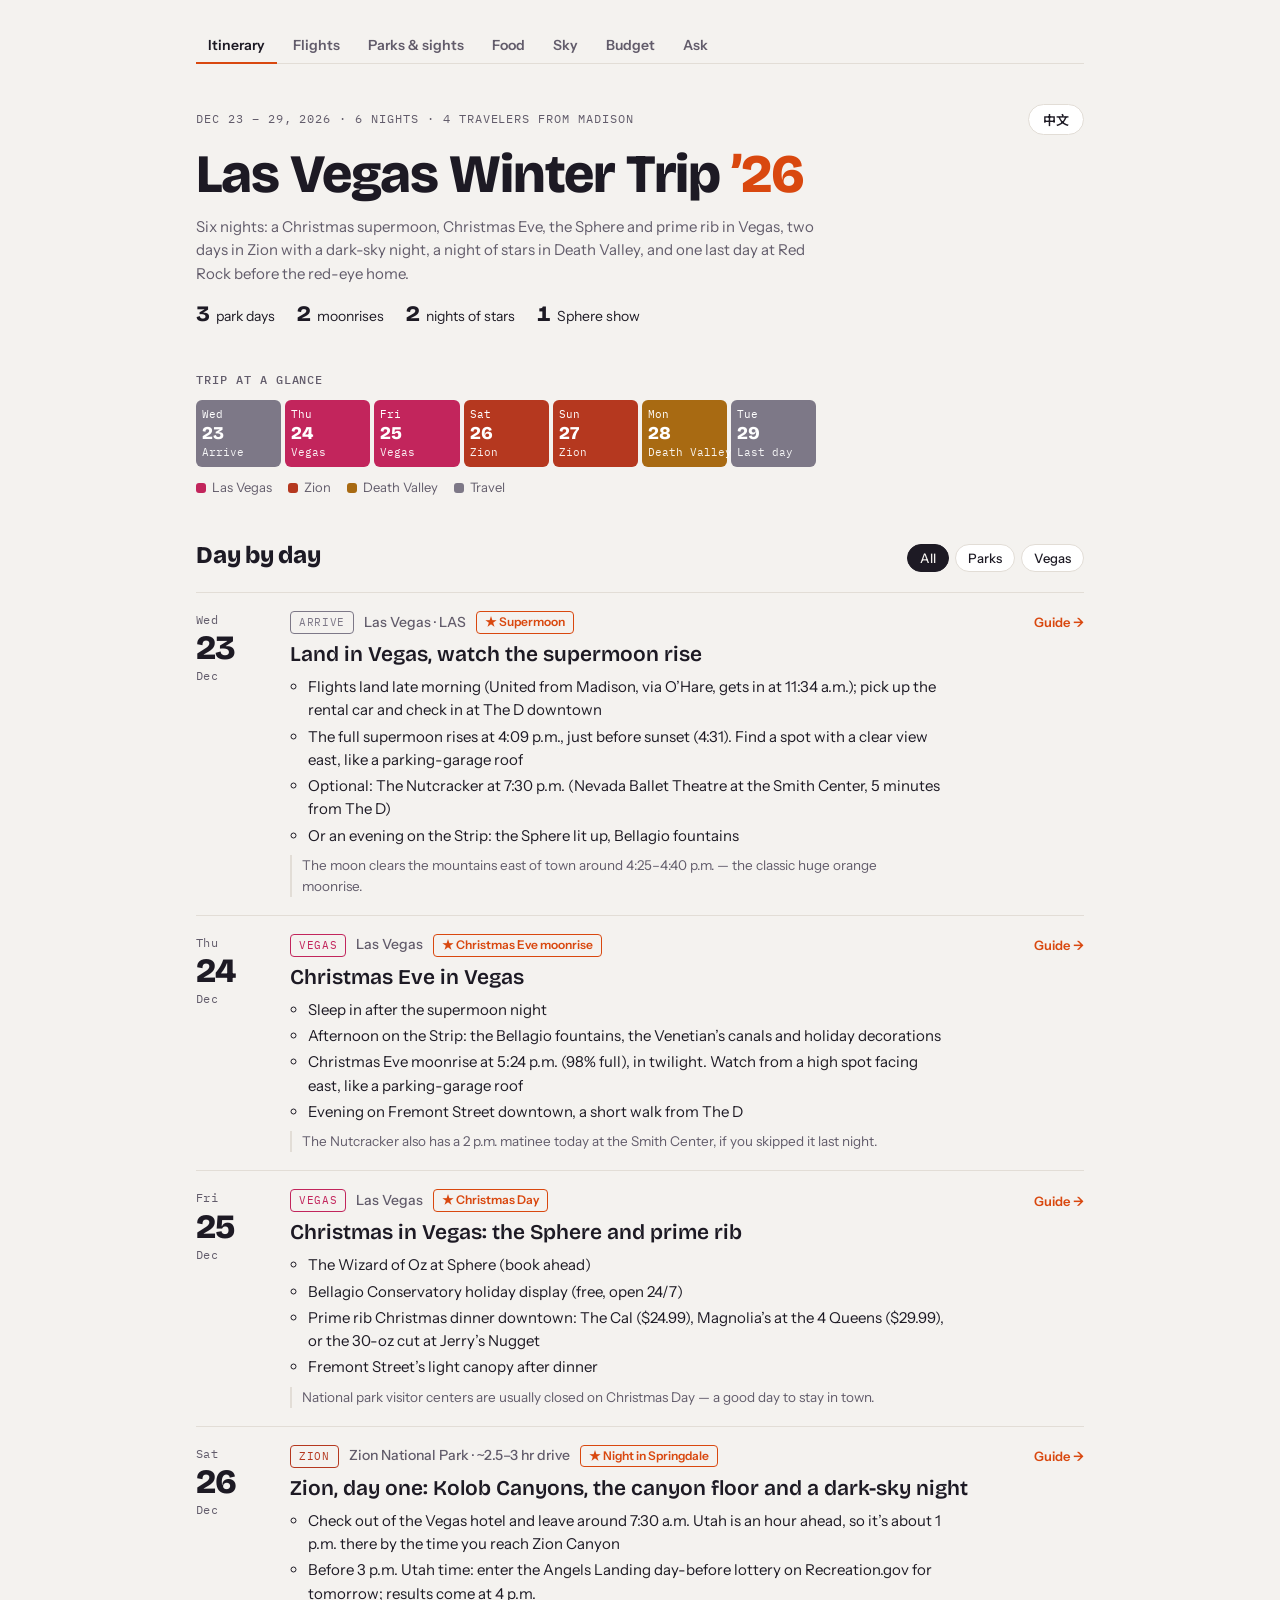
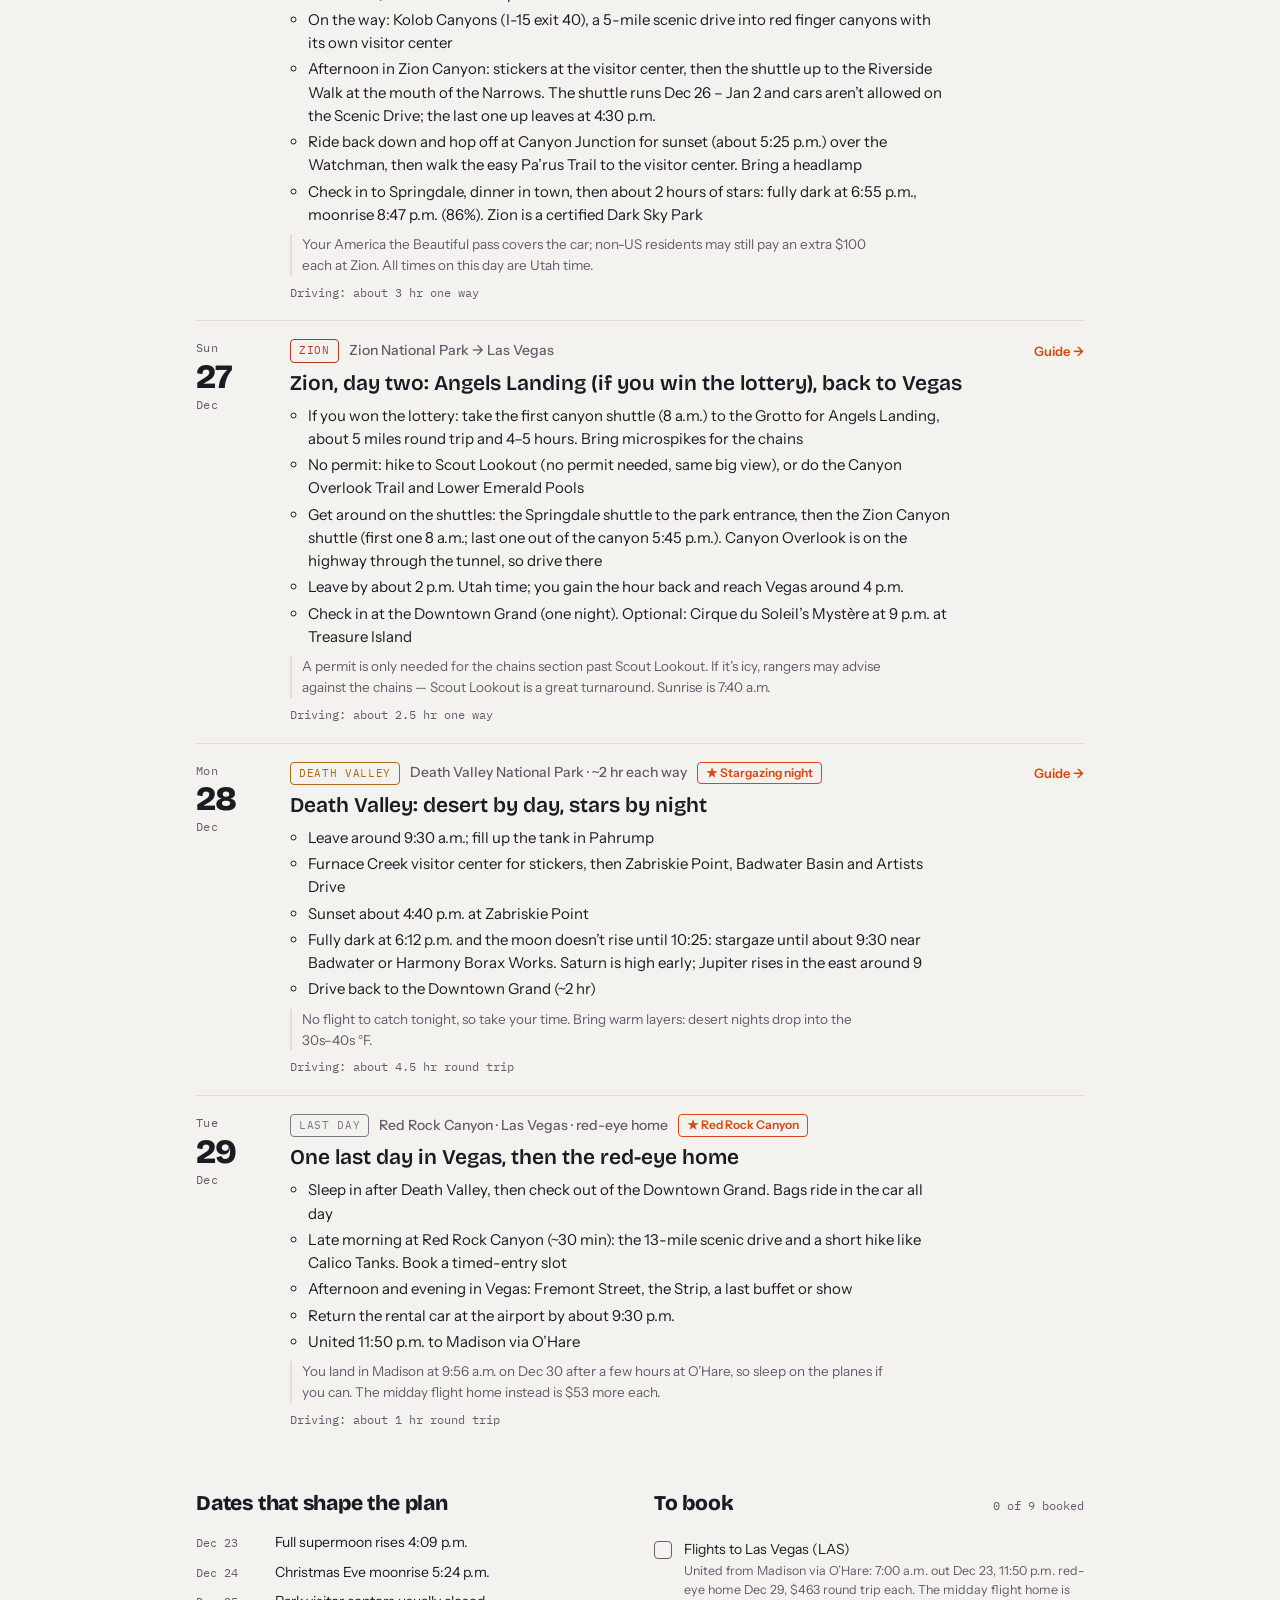
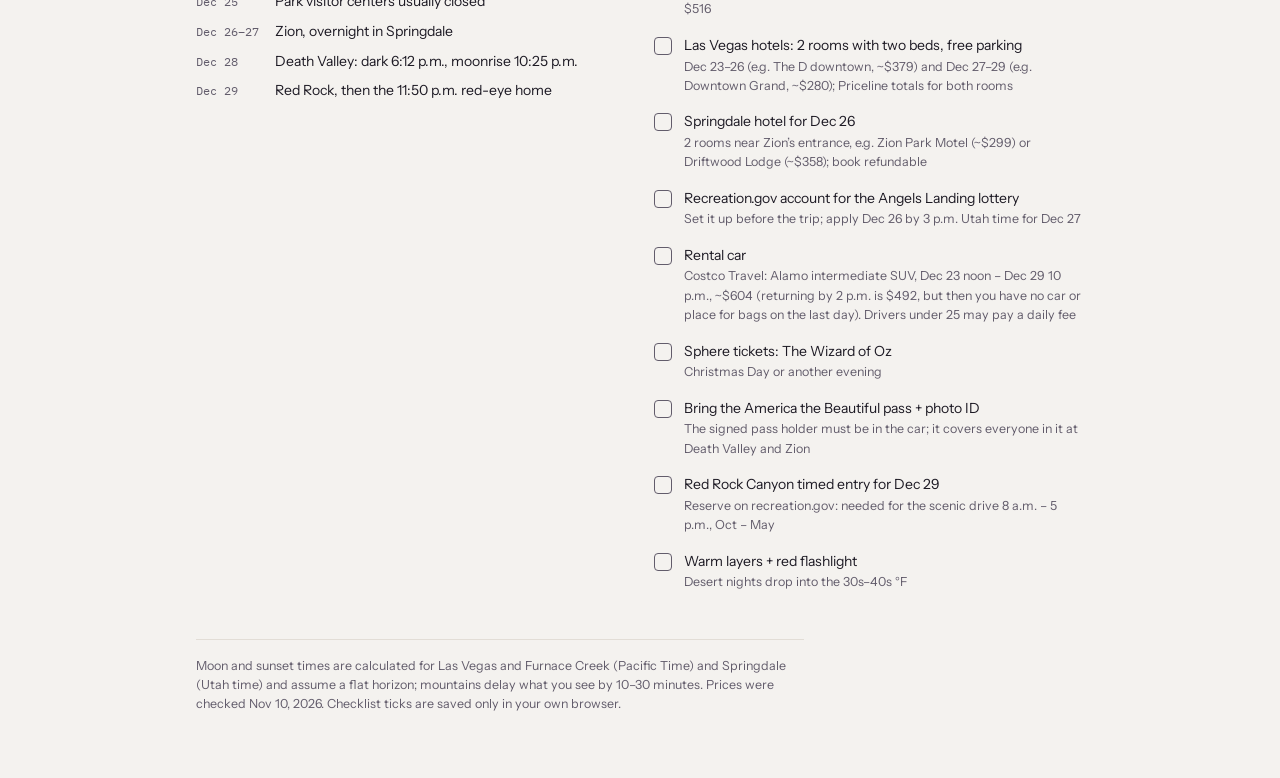
<file: index.html>
<!doctype html>
<html lang="en">
<head>
<meta charset="utf-8">
<meta name="viewport" content="width=device-width, initial-scale=1, viewport-fit=cover">
<meta name="robots" content="noindex">
<meta name="claude:viewport-fit-sides" content="cover">
<title>Las Vegas Winter Trip</title>
<link rel="preconnect" href="https://fonts.googleapis.com">
<link rel="preconnect" href="https://fonts.gstatic.com" crossorigin>
<link rel="stylesheet" href="https://fonts.googleapis.com/css2?family=Bricolage+Grotesque:opsz,wght@12..96,600;12..96,800&family=Instrument+Sans:wght@400;500;600&family=IBM+Plex+Mono:wght@500&family=Noto+Sans+SC:wght@400;500;700&display=swap">
<link rel="stylesheet" href="site.css">
<script src="site.js"></script>
</head>
<body>
<div class="wrap">
  <nav class="pnav" data-i18n-aria="navAria">
    <a data-nav="index.html" href="index.html" aria-current="page" data-i18n="navItin"></a>
    <a data-nav="flights.html" href="flights.html" data-i18n="navFlights"></a>
    <a data-nav="parks.html" href="parks.html" data-i18n="navParks"></a>
    <a data-nav="food.html" href="food.html" data-i18n="navFood"></a>
    <a data-nav="sky.html" href="sky.html" data-i18n="navSky"></a>
    <a data-nav="budget.html" href="budget.html" data-i18n="navBudget"></a>
    <a data-nav="ask.html" href="ask.html" data-i18n="navAsk"></a>
  </nav>

  <header class="top">
    <div class="toprow">
      <div class="eyebrow" data-i18n="eyebrow"></div>
      <button class="lang" id="lang-toggle" type="button"></button>
    </div>
    <h1 data-i18n-html="h1"></h1>
    <p class="lede" data-i18n="lede"></p>
    <div class="facts" id="facts"></div>
  </header>

  <section aria-labelledby="glance-title">
    <h2 id="glance-title" class="eyebrow" style="font-family:var(--mono);font-weight:500;font-size:12px;margin-bottom:10px" data-i18n="glance"></h2>
    <div class="strip" id="strip"></div>
    <div class="legend" id="legend"></div>
  </section>

  <section aria-labelledby="days-title">
    <div class="sechead">
      <h2 id="days-title" data-i18n="daysTitle"></h2>
      <div class="chips" role="group" id="chips"></div>
    </div>
    <ol class="days" id="days"></ol>
  </section>

  <div class="panels">
    <section class="panel" aria-labelledby="dates-title">
      <h2 id="dates-title" data-i18n="datesTitle"></h2>
      <dl class="kd" id="dates"></dl>
    </section>
    <section class="panel" aria-labelledby="todo-title">
      <div class="sechead">
        <h2 id="todo-title" data-i18n="todoTitle"></h2>
        <span class="progress" id="progress"></span>
      </div>
      <ul class="checks" id="checks"></ul>
    </section>
  </div>

  <footer class="foot" data-i18n="footer"></footer>
</div>

<script>
const CATS = ["vegas","zion","dv","travel"];
const DAYS = [
  { id:"dec23", m:12, d:23, w:3, cat:"travel", drive:0, guide:"sky",
    en:{ tag:"Arrive", park:"Las Vegas · LAS", iconic:"Supermoon", title:"Land in Vegas, watch the supermoon rise",
      items:["Flights land late morning (United from Madison, via O’Hare, gets in at 11:34 a.m.); pick up the rental car and check in at The D downtown","The full supermoon rises at 4:09 p.m., just before sunset (4:31). Find a spot with a clear view east, like a parking-garage roof","Optional: The Nutcracker at 7:30 p.m. (Nevada Ballet Theatre at the Smith Center, 5 minutes from The D)","Or an evening on the Strip: the Sphere lit up, Bellagio fountains"],
      note:"The moon clears the mountains east of town around 4:25–4:40 p.m. — the classic huge orange moonrise." },
    zh:{ tag:"抵达", park:"拉斯维加斯 · LAS机场", iconic:"超级月亮", title:"飞抵拉斯维加斯，看超级月亮升起",
      items:["上午晚些落地（美联航从麦迪逊经奥黑尔，11:34到），取租车，入住市中心的The D","满月超级月亮下午4:09升起，就在日落（4:31）前。找一个朝东视野开阔的地方，比如停车楼楼顶","可选：晚上7:30看《胡桃夹子》（内华达芭蕾舞团，史密斯中心，离The D五分钟）","或者晚上逛大道：亮灯的Sphere球幕、百乐宫喷泉"],
      note:"月亮大约在下午4:25–4:40越过城东的山——经典的巨大橙色月出。" } },
  { id:"dec24", m:12, d:24, w:4, cat:"vegas", drive:0, guide:"sky",
    en:{ tag:"Vegas", park:"Las Vegas", iconic:"Christmas Eve moonrise", title:"Christmas Eve in Vegas",
      items:["Sleep in after the supermoon night","Afternoon on the Strip: the Bellagio fountains, the Venetian’s canals and holiday decorations","Christmas Eve moonrise at 5:24 p.m. (98% full), in twilight. Watch from a high spot facing east, like a parking-garage roof","Evening on Fremont Street downtown, a short walk from The D"],
      note:"The Nutcracker also has a 2 p.m. matinee today at the Smith Center, if you skipped it last night." },
    zh:{ tag:"拉斯维加斯", park:"拉斯维加斯", iconic:"平安夜月出", title:"在拉斯维加斯过平安夜",
      items:["看完超级月亮后睡个懒觉","下午逛大道：百乐宫喷泉、威尼斯人的运河和节日布置","平安夜月出下午5:24（98%满月），在黄昏中。找一个朝东的高处，比如停车楼楼顶","晚上去市中心的弗里蒙特街，离The D走几步就到"],
      note:"《胡桃夹子》今天下午2点在史密斯中心还有一场，如果昨晚没去可以看这场。" } },
  { id:"dec25", m:12, d:25, w:5, cat:"vegas", drive:0, guide:"sphere",
    en:{ tag:"Vegas", park:"Las Vegas", iconic:"Christmas Day", title:"Christmas in Vegas: the Sphere and prime rib",
      items:["The Wizard of Oz at Sphere (book ahead)","Bellagio Conservatory holiday display (free, open 24/7)","Prime rib Christmas dinner downtown: The Cal ($24.99), Magnolia’s at the 4 Queens ($29.99), or the 30-oz cut at Jerry’s Nugget","Fremont Street’s light canopy after dinner"],
      note:"National park visitor centers are usually closed on Christmas Day — a good day to stay in town." },
    zh:{ tag:"拉斯维加斯", park:"拉斯维加斯", iconic:"圣诞节", title:"在拉斯维加斯过圣诞：Sphere球幕和烤牛肋排",
      items:["Sphere球幕的《绿野仙踪》（提前订票）","百乐宫温室花园的节日布景（免费，24小时开放）","市中心吃圣诞烤牛肋排晚餐：The Cal（$24.99）、4 Queens的Magnolia’s（$29.99），或Jerry’s Nugget的30盎司厚切","晚饭后去弗里蒙特街看灯光天幕"],
      note:"国家公园游客中心圣诞节当天通常关门——这天留在城里正好。" } },
  { id:"dec26", m:12, d:26, w:6, cat:"zion", drive:3, oneWay:true, guide:"zion",
    en:{ tag:"Zion", park:"Zion National Park · ~2.5–3 hr drive", iconic:"Night in Springdale", title:"Zion, day one: Kolob Canyons, the canyon floor and a dark-sky night",
      items:["Check out of the Vegas hotel and leave around 7:30 a.m. Utah is an hour ahead, so it’s about 1 p.m. there by the time you reach Zion Canyon","Before 3 p.m. Utah time: enter the Angels Landing day-before lottery on Recreation.gov for tomorrow; results come at 4 p.m.","On the way: Kolob Canyons (I-15 exit 40), a 5-mile scenic drive into red finger canyons with its own visitor center","Afternoon in Zion Canyon: stickers at the visitor center, then the shuttle up to the Riverside Walk at the mouth of the Narrows. The shuttle runs Dec 26 – Jan 2 and cars aren’t allowed on the Scenic Drive; the last one up leaves at 4:30 p.m.","Ride back down and hop off at Canyon Junction for sunset (about 5:25 p.m.) over the Watchman, then walk the easy Pa’rus Trail to the visitor center. Bring a headlamp","Check in to Springdale, dinner in town, then about 2 hours of stars: fully dark at 6:55 p.m., moonrise 8:47 p.m. (86%). Zion is a certified Dark Sky Park"],
      note:"Your America the Beautiful pass covers the car; non-US residents may still pay an extra $100 each at Zion. All times on this day are Utah time." },
    zh:{ tag:"锡安", park:"锡安国家公园 · 车程约2.5–3小时", iconic:"住斯普林代尔", title:"锡安第一天：科罗布峡谷、峡谷谷底和暗夜星空",
      items:["从拉斯维加斯酒店退房，早上7:30左右出发。犹他州早一小时，到锡安峡谷时当地约下午1点","下午3点（犹他州时间）前：在Recreation.gov申请天使降落的“前一天抽签”，抽明天的许可；下午4点出结果","路上先去科罗布峡谷（I-15的40号出口）：8公里风景路进入红色指状峡谷，有自己的游客中心","下午在锡安峡谷：先去游客中心买贴纸，再坐接驳车上去走河畔步道，到窄谷入口。接驳车12月26日–1月2日运行，期间风景路禁止私家车；上行末班车下午4:30","坐车下来，在峡谷交汇站下车看日落（约下午5:25）和守望者峰，然后沿轻松的帕鲁斯步道走回游客中心。带上头灯","入住斯普林代尔，在镇上吃晚饭，然后看约2小时星空：晚上6:55完全天黑，8:47月出（86%）。锡安是认证的暗夜公园"],
      note:"美丽美国年票包含整车门票；非美国居民在锡安可能仍需每人另付$100。这一天的时间都是犹他州时间。" } },
  { id:"dec27", m:12, d:27, w:0, cat:"zion", drive:2.5, oneWay:true, guide:"zion",
    en:{ tag:"Zion", park:"Zion National Park → Las Vegas", title:"Zion, day two: Angels Landing (if you win the lottery), back to Vegas",
      items:["If you won the lottery: take the first canyon shuttle (8 a.m.) to the Grotto for Angels Landing, about 5 miles round trip and 4–5 hours. Bring microspikes for the chains","No permit: hike to Scout Lookout (no permit needed, same big view), or do the Canyon Overlook Trail and Lower Emerald Pools","Get around on the shuttles: the Springdale shuttle to the park entrance, then the Zion Canyon shuttle (first one 8 a.m.; last one out of the canyon 5:45 p.m.). Canyon Overlook is on the highway through the tunnel, so drive there","Leave by about 2 p.m. Utah time; you gain the hour back and reach Vegas around 4 p.m.","Check in at the Downtown Grand (one night). Optional: Cirque du Soleil’s Mystère at 9 p.m. at Treasure Island"],
      note:"A permit is only needed for the chains section past Scout Lookout. If it’s icy, rangers may advise against the chains — Scout Lookout is a great turnaround. Sunrise is 7:40 a.m." },
    zh:{ tag:"锡安", park:"锡安国家公园 → 拉斯维加斯", title:"锡安第二天：天使降落（如果抽中），然后回拉斯维加斯",
      items:["如果抽中：坐早上8点的首班峡谷接驳车到Grotto爬天使降落，往返约8公里、4–5小时。铁链段带上冰爪","没抽中：走到侦察者观景点（不需要许可，景色一样壮观），或者走峡谷观景点步道和下翡翠池","坐接驳车：先坐斯普林代尔线到公园入口，再换锡安峡谷线（首班早上8点，出峡谷末班下午5:45）。峡谷观景点在穿隧道的公路上，要开车去","犹他州时间下午2点左右出发；回来时把那一小时赚回来，约下午4点到拉斯维加斯","入住Downtown Grand（住一晚）。可选：晚上9点在金银岛看太阳马戏团的《神秘》"],
      note:"只有过了侦察者观景点之后的铁链段需要许可。如果结冰，管理员可能会建议不要走铁链段——在侦察者观景点折返也很好。日出时间早上7:40。" } },
  { id:"dec28", m:12, d:28, w:1, cat:"dv", drive:4.5, guide:"dv",
    en:{ tag:"Death Valley", park:"Death Valley National Park · ~2 hr each way", iconic:"Stargazing night", title:"Death Valley: desert by day, stars by night",
      items:["Leave around 9:30 a.m.; fill up the tank in Pahrump","Furnace Creek visitor center for stickers, then Zabriskie Point, Badwater Basin and Artists Drive","Sunset about 4:40 p.m. at Zabriskie Point","Fully dark at 6:12 p.m. and the moon doesn’t rise until 10:25: stargaze until about 9:30 near Badwater or Harmony Borax Works. Saturn is high early; Jupiter rises in the east around 9","Drive back to the Downtown Grand (~2 hr)"],
      note:"No flight to catch tonight, so take your time. Bring warm layers: desert nights drop into the 30s–40s °F." },
    zh:{ tag:"死亡谷", park:"死亡谷国家公园 · 单程约2小时", iconic:"观星夜", title:"死亡谷：白天看沙漠，晚上看星星",
      items:["上午9:30左右出发，在帕朗加满油","先去火炉溪游客中心买贴纸，再去扎布里斯基角、恶水盆地和艺术家之路","约下午4:40在扎布里斯基角看日落","晚上6:12完全天黑，月亮10:25才升起：在恶水盆地或硼砂工厂遗址附近看星星到9:30左右。土星一开始就很高，木星约9点从东边升起","开车回Downtown Grand（约2小时）"],
      note:"今晚不用赶飞机，慢慢来。带上保暖衣物：沙漠夜间会降到0–9°C左右。" } },
  { id:"dec29", m:12, d:29, w:2, cat:"travel", drive:1,
    en:{ tag:"Last day", park:"Red Rock Canyon · Las Vegas · red-eye home", iconic:"Red Rock Canyon", title:"One last day in Vegas, then the red-eye home",
      items:["Sleep in after Death Valley, then check out of the Downtown Grand. Bags ride in the car all day","Late morning at Red Rock Canyon (~30 min): the 13-mile scenic drive and a short hike like Calico Tanks. Book a timed-entry slot","Afternoon and evening in Vegas: Fremont Street, the Strip, a last buffet or show","Return the rental car at the airport by about 9:30 p.m.","United 11:50 p.m. to Madison via O’Hare"],
      note:"You land in Madison at 9:56 a.m. on Dec 30 after a few hours at O’Hare, so sleep on the planes if you can. The midday flight home instead is $53 more each." },
    zh:{ tag:"最后一天", park:"红岩峡谷 · 拉斯维加斯 · 红眼回程", iconic:"红岩峡谷", title:"在拉斯维加斯玩最后一天，坐红眼航班回家",
      items:["死亡谷回来后睡个懒觉，从Downtown Grand退房。行李一整天放在车上","上午晚些去红岩峡谷（约30分钟）：13英里的观景环线，再走一段短途步道，比如Calico Tanks。要预约入场时段","下午和晚上在拉斯维加斯：弗里蒙特街、大道、最后一顿自助餐或一场演出","晚上9:30左右在机场还车","美联航晚上11:50经奥黑尔飞麦迪逊"],
      note:"12月30日上午9:56到麦迪逊，中间在奥黑尔等几个小时，尽量在飞机上睡觉。改坐中午的航班回家每人多$53。" } },
];

const CHECKS = [
  { id:"flights", en:["Flights to Las Vegas (LAS)","United from Madison via O’Hare: 7:00 a.m. out Dec 23, 11:50 p.m. red-eye home Dec 29, $463 round trip each. The midday flight home is $516"], zh:["飞拉斯维加斯（LAS）的机票","美联航从麦迪逊经奥黑尔转机：12月23日早上7:00去，29日晚上11:50红眼回，每人往返$463。中午回程的是$516"] },
  { id:"hotel", en:["Las Vegas hotels: 2 rooms with two beds, free parking","Dec 23–26 (e.g. The D downtown, ~$379) and Dec 27–29 (e.g. Downtown Grand, ~$280); Priceline totals for both rooms"], zh:["拉斯维加斯酒店：两间房、每间两张床、免费停车","12月23–26日（例如市中心The D，约$379）和12月27–29日（例如Downtown Grand，约$280）；Priceline两间房合计"] },
  { id:"springdale", en:["Springdale hotel for Dec 26","2 rooms near Zion’s entrance, e.g. Zion Park Motel (~$299) or Driftwood Lodge (~$358); book refundable"], zh:["12月26日斯普林代尔的酒店","锡安入口附近两间房，例如Zion Park Motel（约$299）或Driftwood Lodge（约$358）；订可退款的"] },
  { id:"angels", en:["Recreation.gov account for the Angels Landing lottery","Set it up before the trip; apply Dec 26 by 3 p.m. Utah time for Dec 27"], zh:["为天使降落抽签注册Recreation.gov账号","出发前注册好；12月26日犹他州时间下午3点前申请27日的许可"] },
  { id:"car", en:["Rental car","Costco Travel: Alamo intermediate SUV, Dec 23 noon – Dec 29 10 p.m., ~$604 (returning by 2 p.m. is $492, but then you have no car or place for bags on the last day). Drivers under 25 may pay a daily fee"], zh:["租车","Costco Travel：Alamo中型SUV，12月23日中午 – 29日晚上10点，约$604（下午2点前还车是$492，但最后一天就没车、行李也没地方放）。25岁以下司机可能每天加钱"] },
  { id:"sphere", en:["Sphere tickets: The Wizard of Oz","Christmas Day or another evening"], zh:["Sphere门票：《绿野仙踪》","圣诞节当天或其他晚上"] },
  { id:"parks", en:["Bring the America the Beautiful pass + photo ID","The signed pass holder must be in the car; it covers everyone in it at Death Valley and Zion"], zh:["带上美丽美国年票和带照片的证件","签名持卡人必须在车上；在死亡谷和锡安可覆盖车上所有人"] },
  { id:"redrock", en:["Red Rock Canyon timed entry for Dec 29","Reserve on recreation.gov: needed for the scenic drive 8 a.m. – 5 p.m., Oct – May"], zh:["预约12月29日红岩峡谷入场时段","在recreation.gov预约：10月至5月早8点到下午5点开车进入观景环线需要预约"] },
  { id:"gear", en:["Warm layers + red flashlight","Desert nights drop into the 30s–40s °F"], zh:["保暖衣物 + 红光手电","沙漠夜间会降到0–9°C左右"] },
];

const UI = {
  en: {
    docTitle: "Las Vegas Winter Trip",
    eyebrow: "Dec 23 – 29, 2026 · 6 nights · 4 travelers from Madison",
    h1: "Las Vegas Winter Trip <span>’26</span>",
    lede: "Six nights: a Christmas supermoon, Christmas Eve, the Sphere and prime rib in Vegas, two days in Zion with a dark-sky night, a night of stars in Death Valley, and one last day at Red Rock before the red-eye home.",
    facts: [["3","park days"],["2","moonrises"],["2","nights of stars"],["1","Sphere show"]],
    glance: "Trip at a glance",
    cat: { vegas:"Las Vegas", zion:"Zion", dv:"Death Valley", travel:"Travel" },
    daysTitle: "Day by day", filterAria: "Filter days",
    chips: [["all","All"],["parks","Parks"],["vegas","Vegas"]],
    empty: "No days match this filter.",
    drive: (h, oneWay) => `Driving: about ${h} hr ${oneWay ? "one way" : "round trip"}`,
    guide: "Guide →",
    dow: ["Sun","Mon","Tue","Wed","Thu","Fri","Sat"], mon: {12:"Dec",1:"Jan"},
    datesTitle: "Dates that shape the plan",
    dates: [["Dec 23","Full supermoon rises 4:09 p.m."],["Dec 24","Christmas Eve moonrise 5:24 p.m."],["Dec 25","Park visitor centers usually closed"],["Dec 26–27","Zion, overnight in Springdale"],["Dec 28","Death Valley: dark 6:12 p.m., moonrise 10:25 p.m."],["Dec 29","Red Rock, then the 11:50 p.m. red-eye home"]],
    todoTitle: "To book", progress: (d, t) => `${d} of ${t} booked`,
    footer: "Moon and sunset times are calculated for Las Vegas and Furnace Creek (Pacific Time) and Springdale (Utah time) and assume a flat horizon; mountains delay what you see by 10–30 minutes. Prices were checked Nov 10, 2026. Checklist ticks are saved only in your own browser.",
  },
  zh: {
    docTitle: "拉斯维加斯寒假之旅",
    eyebrow: "2026年12月23–29日 · 6晚 · 4人从麦迪逊出发",
    h1: "拉斯维加斯寒假之旅 <span>’26</span>",
    lede: "六晚行程：圣诞超级月亮、平安夜，在拉斯维加斯看Sphere、吃烤牛肋排，锡安两天加一个暗夜星空，死亡谷看一晚星星，最后一天去红岩峡谷，再坐红眼航班回家。",
    facts: [["3","天国家公园"],["2","次月出"],["2","晚观星"],["1","场Sphere"]],
    glance: "行程总览",
    cat: { vegas:"拉斯维加斯", zion:"锡安", dv:"死亡谷", travel:"出行" },
    daysTitle: "每日行程", filterAria: "筛选日期",
    chips: [["all","全部"],["parks","国家公园"],["vegas","拉斯维加斯"]],
    empty: "没有符合筛选条件的日期。",
    drive: (h, oneWay) => `开车：${oneWay ? "单程" : "往返"}约${h}小时`,
    guide: "指南 →",
    dow: ["周日","周一","周二","周三","周四","周五","周六"], mon: {12:"12月",1:"1月"},
    datesTitle: "影响计划的关键日期",
    dates: [["12月23日","满月超级月亮下午4:09升起"],["12月24日","平安夜月出下午5:24"],["12月25日","国家公园游客中心通常关门"],["12月26–27日","锡安，住斯普林代尔一晚"],["12月28日","死亡谷：晚上6:12天黑，10:25月出"],["12月29日","红岩峡谷，然后坐晚上11:50的红眼航班回家"]],
    todoTitle: "待预订", progress: (d, t) => `已订 ${d} / ${t}`,
    footer: "月出和日落时间按拉斯维加斯和火炉溪（太平洋时间）以及斯普林代尔（犹他州时间）计算，假设地平线平坦；山会让你实际看到的时间晚10–30分钟。价格于2026年11月10日查询。清单的勾选只保存在你自己的浏览器里。",
  },
};

const esc = Site.esc;
const CHECK_KEY = "vegas-trip-checks";
let filter = "all";
let saved = {};
try { saved = JSON.parse(Site.store.get(CHECK_KEY) || "{}") || {}; } catch (e) { saved = {}; }
const matches = (cat, f) => f === "all" || (f === "parks" ? ["zion","dv"].includes(cat) : f === "vegas" ? ["vegas","travel"].includes(cat) : cat === "flex");

function render(t, lang) {
  document.getElementById("facts").innerHTML = t.facts.map(([n, l]) => `<span><b>${n}</b>${esc(l)}</span>`).join("");
  document.getElementById("legend").innerHTML = CATS.map(c => `<span class="c-${c}"><i></i>${esc(t.cat[c])}</span>`).join("");
  document.getElementById("chips").setAttribute("aria-label", t.filterAria);
  document.getElementById("chips").innerHTML = t.chips.map(([k, l]) => `<button class="chip" type="button" data-f="${k}" aria-pressed="${k === filter}">${esc(l)}</button>`).join("");
  document.querySelectorAll(".chip").forEach(c => c.addEventListener("click", () => setFilter(c.dataset.f)));

  const strip = document.getElementById("strip"), list = document.getElementById("days");
  strip.innerHTML = ""; list.innerHTML = "";
  DAYS.forEach(day => {
    const c = day[lang], dow = t.dow[day.w], mon = t.mon[day.m];
    const b = document.createElement("button");
    b.type = "button"; b.className = `cell c-${day.cat}`;
    b.setAttribute("aria-label", `${dow} ${mon} ${day.d}: ${c.title}`);
    b.innerHTML = `<span>${esc(dow)}</span><span class="n">${day.d}</span><span class="t">${esc(c.tag)}</span>`;
    b.addEventListener("click", () => { setFilter("all"); document.getElementById(day.id).scrollIntoView({ block: "start" }); });
    strip.appendChild(b);

    const li = document.createElement("li");
    li.className = `day c-${day.cat}`; li.id = day.id; li.dataset.cat = day.cat;
    const guideHref = day.guide === "sky" ? "sky.html" : day.guide ? `parks.html#${day.guide}` : "";
    li.innerHTML = `
      <div class="date"><span>${esc(dow)}</span><span class="num">${day.d}</span><span>${esc(mon)}</span></div>
      <div class="dbody">
        <div class="where"><span class="tag">${esc(c.tag)}</span><span class="park">${esc(c.park)}</span>${c.iconic ? `<span class="iconic">★ ${esc(c.iconic)}</span>` : ""}${guideHref ? `<a class="guide" href="${guideHref}">${t.guide}</a>` : ""}</div>
        <h3>${esc(c.title)}</h3>
        <ul>${c.items.map(i => `<li>${esc(i)}</li>`).join("")}</ul>
        ${c.note ? `<div class="note">${esc(c.note)}</div>` : ""}
        ${day.drive ? `<div class="drive">${esc(t.drive(day.drive, day.oneWay))}</div>` : ""}
      </div>`;
    list.appendChild(li);
  });
  const empty = document.createElement("li");
  empty.className = "empty"; empty.id = "empty"; empty.textContent = t.empty;
  list.appendChild(empty);
  setFilter(filter);

  document.getElementById("dates").innerHTML = t.dates.map(([d, x]) => `<dt>${esc(d)}</dt><dd>${esc(x)}</dd>`).join("");
  const checksEl = document.getElementById("checks"); checksEl.innerHTML = "";
  CHECKS.forEach(item => {
    const [label, sub] = item[lang];
    const li = document.createElement("li");
    li.innerHTML = `<label class="check" for="chk-${item.id}"><input type="checkbox" id="chk-${item.id}" ${saved[item.id] ? "checked" : ""}><span class="cbox" aria-hidden="true"></span><span class="txt">${esc(label)}<small>${esc(sub)}</small></span></label>`;
    li.querySelector("input").addEventListener("change", e => { saved[item.id] = e.target.checked; Site.store.set(CHECK_KEY, JSON.stringify(saved)); progress(t); });
    checksEl.appendChild(li);
  });
  progress(t);
}
function progress(t) { document.getElementById("progress").textContent = t.progress(CHECKS.filter(c => saved[c.id]).length, CHECKS.length); }
function setFilter(f) {
  filter = f;
  document.querySelectorAll(".chip").forEach(c => c.setAttribute("aria-pressed", String(c.dataset.f === f)));
  let shown = 0;
  document.querySelectorAll(".day").forEach(li => { const m = matches(li.dataset.cat, f); li.hidden = !m; if (m) shown++; });
  const e = document.getElementById("empty"); if (e) e.hidden = shown > 0;
}
Site.init(UI, render);
</script>
</body>
</html>
</file>
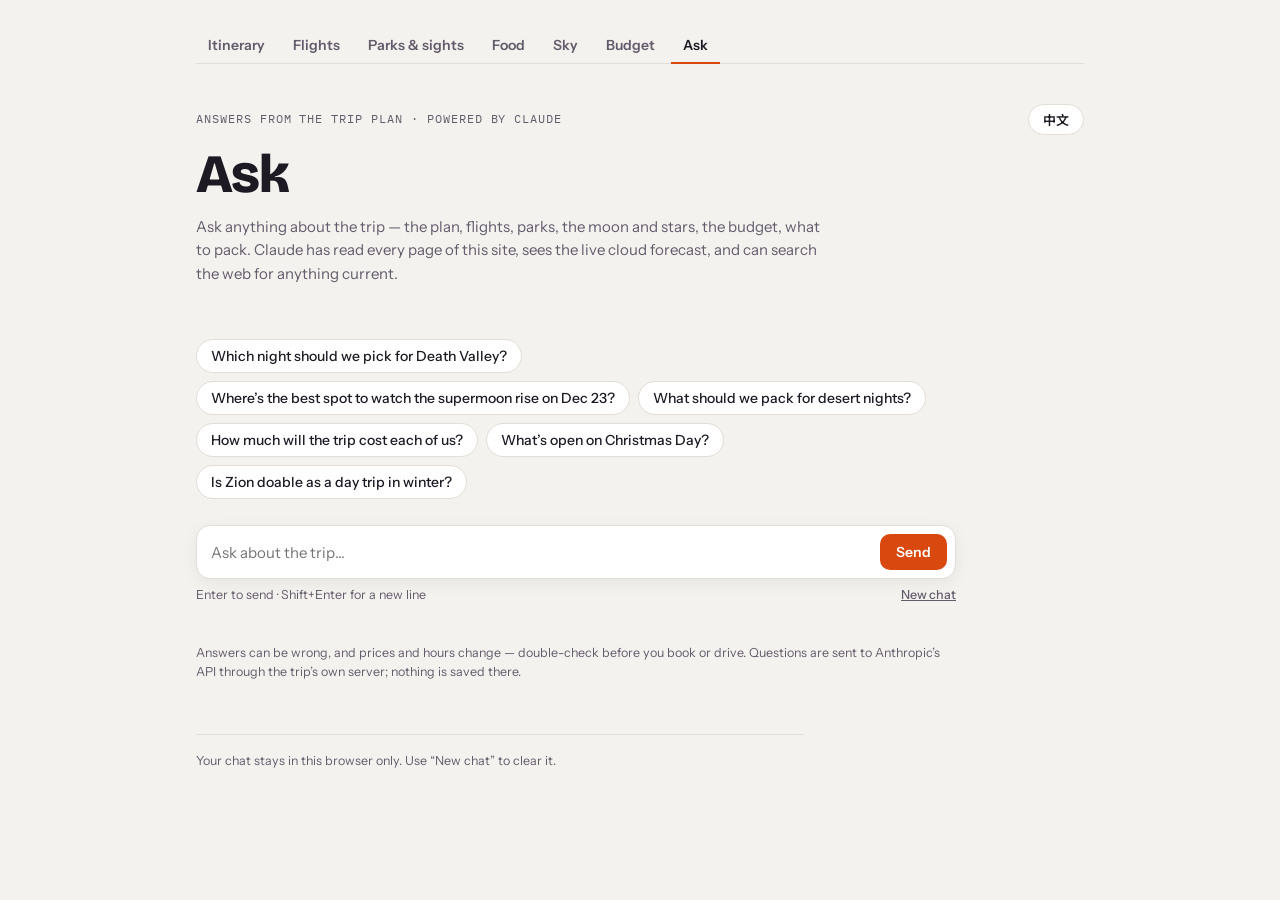
<file: ask.html>
<!doctype html>
<html lang="en">
<head>
<meta charset="utf-8">
<meta name="viewport" content="width=device-width, initial-scale=1, viewport-fit=cover">
<meta name="robots" content="noindex">
<meta name="claude:viewport-fit-sides" content="cover">
<title>Ask About the Trip</title>
<link rel="preconnect" href="https://fonts.googleapis.com">
<link rel="preconnect" href="https://fonts.gstatic.com" crossorigin>
<link rel="stylesheet" href="https://fonts.googleapis.com/css2?family=Bricolage+Grotesque:opsz,wght@12..96,600;12..96,800&family=Instrument+Sans:wght@400;500;600&family=IBM+Plex+Mono:wght@500&family=Noto+Sans+SC:wght@400;500;700&display=swap">
<link rel="stylesheet" href="site.css">
<script src="site.js"></script>
<style>
.chat { display: flex; flex-direction: column; gap: 14px; max-width: 760px; width: 100%; }
.msg { display: flex; flex-direction: column; gap: 4px; max-width: 100%; }
.msg .who { font-family: var(--mono); font-size: 11px; letter-spacing: .06em; text-transform: uppercase; color: var(--muted); }
.msg.user { align-self: flex-end; align-items: flex-end; max-width: 85%; }
.msg.user .bubble { background: var(--ink); color: var(--bg); border-radius: 14px 14px 4px 14px; padding: 10px 14px; white-space: pre-wrap; overflow-wrap: anywhere; font-size: 15px; }
.msg.bot .bubble { background: var(--surface); border: 1px solid var(--line); border-radius: 14px 14px 14px 4px; padding: 12px 16px; font-size: 15px; line-height: 1.55; overflow-wrap: anywhere; }
.msg.bot .bubble > * { margin: 0 0 10px; } .msg.bot .bubble > *:last-child { margin-bottom: 0; }
.msg.bot .bubble ul, .msg.bot .bubble ol { padding-left: 20px; display: flex; flex-direction: column; gap: 4px; }
.msg.bot .bubble code { font-family: var(--mono); font-size: 13px; background: color-mix(in srgb, var(--ink) 7%, transparent); padding: 1px 5px; border-radius: 4px; }
.msg.bot .search { display: flex; align-items: center; gap: 8px; font-size: 13px; color: var(--muted); margin-bottom: 8px; }
.msg.bot .search svg { width: 14px; height: 14px; flex: none; }
.msg.bot .srcs { margin-top: 10px; padding-top: 8px; border-top: 1px solid var(--line); font-size: 12.5px; color: var(--muted); display: flex; flex-direction: column; gap: 3px; }
.msg.bot .srcs b { font-family: var(--mono); font-size: 10.5px; letter-spacing: .06em; text-transform: uppercase; font-weight: 500; }
.msg.bot .srcs a { color: var(--muted); overflow: hidden; text-overflow: ellipsis; white-space: nowrap; }
.msg.bot .srcs a:hover { color: var(--accent); }
.msg.bot.err .bubble { border-color: color-mix(in srgb, var(--bad) 45%, transparent); color: var(--bad); }
.typing { display: inline-flex; gap: 4px; padding: 4px 0; }
.typing i { width: 6px; height: 6px; border-radius: 50%; background: var(--muted); animation: blink 1.2s infinite ease-in-out; }
.typing i:nth-child(2) { animation-delay: .2s; } .typing i:nth-child(3) { animation-delay: .4s; }
@keyframes blink { 0%, 80%, 100% { opacity: .25; } 40% { opacity: 1; } }
@media (prefers-reduced-motion: reduce) { .typing i { animation: none; opacity: .6; } }
.sugg { display: flex; flex-wrap: wrap; gap: 8px; max-width: 760px; }
.sugg button { appearance: none; font: 500 14px var(--body); color: var(--ink); background: var(--surface); border: 1px solid var(--line); border-radius: 999px; padding: 7px 14px; cursor: pointer; text-align: left; }
.sugg button:hover { border-color: var(--accent); }
.composer { position: sticky; bottom: 0; padding: 12px 0 calc(12px + env(safe-area-inset-bottom)); background: linear-gradient(to bottom, transparent, var(--bg) 22%); max-width: 760px; width: 100%; }
.composer form { display: flex; gap: 8px; align-items: flex-end; background: var(--surface); border: 1px solid var(--line); border-radius: 14px; padding: 8px 8px 8px 14px; box-shadow: 0 4px 16px rgb(0 0 0 / .06); }
.composer form:focus-within { border-color: var(--accent); }
.composer textarea { flex: 1; min-width: 0; resize: none; border: 0; outline: 0; background: transparent; color: var(--ink); font: 400 15px/1.45 var(--body); max-height: 160px; padding: 6px 0; }
.btn { appearance: none; border: 0; border-radius: 10px; padding: 9px 16px; font: 600 14px var(--body); cursor: pointer; background: var(--accent); color: #fff; white-space: nowrap; }
.btn:disabled { opacity: .45; cursor: default; }
.btn.ghost { background: transparent; color: var(--ink); border: 1px solid var(--line); }
.row { display: flex; justify-content: space-between; align-items: center; gap: 12px; flex-wrap: wrap; max-width: 760px; font-size: 12.5px; color: var(--muted); margin-top: 6px; }
.linkbtn { appearance: none; background: none; border: 0; padding: 0; color: var(--muted); font: 500 12.5px var(--body); text-decoration: underline; cursor: pointer; }
.ctx { font-size: 12.5px; color: var(--muted); max-width: 760px; }
</style>
</head>
<body>
<div class="wrap">
  <nav class="pnav" data-i18n-aria="navAria">
    <a data-nav="index.html" href="index.html" data-i18n="navItin"></a>
    <a data-nav="flights.html" href="flights.html" data-i18n="navFlights"></a>
    <a data-nav="parks.html" href="parks.html" data-i18n="navParks"></a>
    <a data-nav="food.html" href="food.html" data-i18n="navFood"></a>
    <a data-nav="sky.html" href="sky.html" data-i18n="navSky"></a>
    <a data-nav="budget.html" href="budget.html" data-i18n="navBudget"></a>
    <a data-nav="ask.html" href="ask.html" aria-current="page" data-i18n="navAsk"></a>
  </nav>

  <header class="top">
    <div class="toprow">
      <div class="eyebrow" data-i18n="eyebrow"></div>
      <button class="lang" id="lang-toggle" type="button"></button>
    </div>
    <h1 data-i18n="h1"></h1>
    <p class="lede" data-i18n="lede"></p>
  </header>

  <section class="block" id="chatwrap" aria-label="Chat">
    <div class="chat" id="chat" aria-live="polite"></div>
    <div class="sugg" id="sugg"></div>
    <div class="composer">
      <form id="ask-form">
        <textarea id="q" rows="1" data-i18n-aria="placeholder"></textarea>
        <button class="btn ghost" type="button" id="stop" hidden data-i18n="stop"></button>
        <button class="btn" type="submit" id="send" data-i18n="send"></button>
      </form>
      <div class="row">
        <span data-i18n="hint"></span>
        <span><button class="linkbtn" type="button" id="clear" data-i18n="clear"></button></span>
      </div>
    </div>
    <p class="ctx" data-i18n="ctx"></p>
  </section>

  <footer class="foot" data-i18n="footer"></footer>
</div>

<script>
// The Cloudflare Worker that holds the API key (see worker/worker.js in the repo).
const WORKER_URL = "https://vegas-trip-ask.jerry-302.workers.dev/ask";
const CHAT_KEY = "vegas-ask-chat";

const UI = {
  en: {
    docTitle: "Ask About the Trip",
    eyebrow: "Answers from the trip plan · powered by Claude",
    h1: "Ask",
    lede: "Ask anything about the trip — the plan, flights, parks, the moon and stars, the budget, what to pack. Claude has read every page of this site, sees the live cloud forecast, and can search the web for anything current.",
    placeholder: "Ask about the trip…", send: "Send", stop: "Stop",
    hint: "Enter to send · Shift+Enter for a new line",
    clear: "New chat",
    you: "You", claude: "Claude",
    sugg: [
      "Which night should we pick for Death Valley?",
      "Where’s the best spot to watch the supermoon rise on Dec 23?",
      "What should we pack for desert nights?",
      "How much will the trip cost each of us?",
      "What’s open on Christmas Day?",
      "Is Zion doable as a day trip in winter?",
    ],
    errNet: "Couldn’t reach Claude. Check your connection and try again.",
    errLong: "That question needed more research than one answer allows. Try splitting it into smaller questions.",
    cutOff: "*(The answer was cut short — ask a follow-up for the rest.)*",
    searching: "Searching the web…", searchingFor: q => `Searching the web for “${q}”…`, sources: "Sources",
    errBusy: "Claude is busy right now. Try again in a minute.",
    errSetup: "Ask isn’t set up yet. The trip organizer still needs to finish the server settings.",
    errCap: "Ask has reached its limit for this week. It resets on Monday.",
    errRate: "That’s a lot of questions in an hour. Take a short break and try again.",
    errOther: "Something went wrong. Try again.",
    stopped: "(stopped)",
    ctx: "Answers can be wrong, and prices and hours change — double-check before you book or drive. Questions are sent to Anthropic’s API through the trip’s own server; nothing is saved there.",
    footer: "Your chat stays in this browser only. Use “New chat” to clear it.",
  },
  zh: {
    docTitle: "提问：旅行助手",
    eyebrow: "根据行程回答 · 由Claude提供",
    h1: "提问",
    lede: "关于这次旅行的任何问题都可以问——行程、机票、公园、月亮和星空、预算、该带什么。Claude读过本网站的所有页面，能看到实时云量预报，还能上网搜索最新信息。",
    placeholder: "问一个关于旅行的问题…", send: "发送", stop: "停止",
    hint: "回车发送 · Shift+回车换行",
    clear: "新对话",
    you: "你", claude: "Claude",
    sugg: [
      "死亡谷应该选哪一晚？",
      "12月23日在哪里看超级月亮升起最好？",
      "沙漠的夜晚应该带什么？",
      "这次旅行每人大概花多少钱？",
      "圣诞节当天哪些地方开门？",
      "冬天锡安一日游可行吗？",
    ],
    errNet: "连不上Claude，请检查网络后重试。",
    errLong: "这个问题需要查的内容太多，一次回答不完。试试拆成几个小问题。",
    cutOff: "*（回答被截断了——可以继续追问剩下的部分。）*",
    searching: "正在搜索网络…", searchingFor: q => `正在搜索：“${q}”…`, sources: "来源",
    errBusy: "Claude现在有点忙，请过一分钟再试。",
    errSetup: "提问功能还没设置好，组织者还需要完成服务器设置。",
    errCap: "提问功能本周的额度已用完，周一重置。",
    errRate: "一小时内问得有点多了，休息一下再试。",
    errOther: "出了点问题，请重试。",
    stopped: "（已停止）",
    ctx: "回答可能有误，价格和开放时间也会变——订票或出发前请再确认。问题会通过这次旅行自己的服务器发送到Anthropic的API；服务器不保存任何内容。",
    footer: "对话只保存在这个浏览器里。点“新对话”可以清除。",
  },
};

const $ = id => document.getElementById(id);
const esc = Site.esc;
let T = null, busy = false, controller = null;
let chat = [];
try { chat = JSON.parse(Site.store.get(CHAT_KEY) || "[]"); if (!Array.isArray(chat)) chat = []; } catch (e) { chat = []; }
const saveChat = () => Site.store.set(CHAT_KEY, JSON.stringify(chat.slice(-30)));

// Small, safe markdown: paragraphs, bullet/numbered lists, **bold**, *italic*, `code`, links.
function inline(s) {
  s = esc(s);
  s = s.replace(/`([^`]+)`/g, "<code>$1</code>");
  s = s.replace(/\*\*([^*]+)\*\*/g, "<strong>$1</strong>");
  s = s.replace(/(^|[^*])\*([^*\s][^*]*)\*/g, "$1<em>$2</em>");
  s = s.replace(/\[([^\]]+)\]\((https?:\/\/[^\s)]+)\)/g, '<a href="$2" target="_blank" rel="noopener">$1</a>');
  s = s.replace(/(^|[\s(])(https?:\/\/[^\s<)]+)/g, '$1<a href="$2" target="_blank" rel="noopener">$2</a>');
  return s;
}
function md(text) {
  const out = []; let list = null;
  const close = () => { if (list) { out.push(`<${list.tag}>${list.items.map(i => `<li>${inline(i)}</li>`).join("")}</${list.tag}>`); list = null; } };
  let para = [];
  const flush = () => { if (para.length) { out.push(`<p>${para.map(inline).join("<br>")}</p>`); para = []; } };
  for (const raw of text.split("\n")) {
    const line = raw.replace(/\s+$/, "");
    const ul = line.match(/^\s*[-*•]\s+(.*)/), ol = line.match(/^\s*\d+[.)]\s+(.*)/);
    if (ul || ol) {
      flush();
      const tag = ul ? "ul" : "ol";
      if (!list || list.tag !== tag) { close(); list = { tag, items: [] }; }
      list.items.push((ul || ol)[1]);
    } else if (!line.trim()) { flush(); close(); }
    else if (list && /^\s{2,}/.test(raw)) { list.items[list.items.length - 1] += " " + line.trim(); }
    else { close(); para.push(line.replace(/^#+\s*/, "")); }
  }
  flush(); close();
  return out.join("");
}

const SEARCH_ICON = '<svg viewBox="0 0 16 16" fill="none" stroke="currentColor" stroke-width="1.6" aria-hidden="true"><circle cx="7" cy="7" r="4.5"/><path d="M10.5 10.5 14 14" stroke-linecap="round"/></svg>';
const host = u => { try { return new URL(u).hostname.replace(/^www\./, ""); } catch (e) { return u; } };
function bubble(m) {
  const who = m.role === "user" ? T.you : T.claude;
  let body;
  if (m.role === "user") body = esc(m.content);
  else {
    const typing = '<span class="typing" aria-label="…"><i></i><i></i><i></i></span>';
    const search = m.searching ? `<div class="search">${SEARCH_ICON}<span>${esc(m.query ? T.searchingFor(m.query) : T.searching)}</span></div>` : "";
    const text = m.content ? md(m.content) : (m.pending ? typing : "");
    const srcs = m.sources && m.sources.length && !m.pending ? `<div class="srcs"><b>${esc(T.sources)}</b>${m.sources.slice(0, 6).map(s => `<a href="${esc(s.url)}" target="_blank" rel="noopener">${esc(s.title || host(s.url))} · ${esc(host(s.url))}</a>`).join("")}</div>` : "";
    body = search + text + (m.searching && m.content ? typing : "") + srcs;
  }
  return `<div class="msg ${m.role === "user" ? "user" : "bot"}${m.error ? " err" : ""}"><span class="who">${esc(who)}</span><div class="bubble">${body}</div></div>`;
}
function renderChat() {
  $("chat").innerHTML = chat.map(bubble).join("");
  $("sugg").hidden = chat.length > 0;
  $("sugg").innerHTML = T.sugg.map(s => `<button type="button">${esc(s)}</button>`).join("");
  $("send").disabled = busy; $("stop").hidden = !busy;
}
function updateLast() {
  const last = $("chat").lastElementChild;
  if (last) last.outerHTML = bubble(chat[chat.length - 1]);
}
const scrollDown = () => window.scrollTo({ top: document.body.scrollHeight });

async function ask(question) {
  question = question.trim();
  if (!question || busy) return;
  chat = chat.filter(m => !m.error);
  chat.push({ role: "user", content: question });
  const answer = { role: "assistant", content: "", pending: true };
  chat.push(answer);
  busy = true; renderChat(); scrollDown();
  $("q").value = ""; autosize();

  const history = chat.filter(m => !m.error && !m.pending && m.content).map(m => ({ role: m.role, content: m.content }));
  controller = new AbortController();
  try {
    const res = await fetch(WORKER_URL, {
      method: "POST", headers: { "Content-Type": "application/json" }, signal: controller.signal,
      body: JSON.stringify({ messages: history, lang: Site.lang }),
    });
    if (!res.ok) {
      const info = await res.json().catch(() => ({}));
      throw Object.assign(new Error("http"), { status: res.status, code: info.error });
    }
    const reader = res.body.getReader(), dec = new TextDecoder();
    let buf = "", queryJson = "", afterSearch = false, stopReason = "";
    for (;;) {
      const { value, done } = await reader.read();
      if (done) break;
      buf += dec.decode(value, { stream: true });
      let i;
      while ((i = buf.indexOf("\n\n")) >= 0) {
        const evt = buf.slice(0, i); buf = buf.slice(i + 2);
        for (const line of evt.split("\n")) {
          if (!line.startsWith("data:")) continue;
          let d; try { d = JSON.parse(line.slice(5)); } catch (e) { continue; }
          if (d.type === "content_block_start" && d.content_block) {
            const b = d.content_block;
            if (b.type === "server_tool_use") { answer.searching = true; answer.query = ""; queryJson = ""; afterSearch = true; updateLast(); }
            // Text after a search starts a new paragraph; consecutive text blocks (split by citations) join up.
            else if (b.type === "text" && afterSearch) { if (answer.content && !/\n\n$/.test(answer.content)) answer.content += "\n\n"; afterSearch = false; }
          } else if (d.type === "content_block_delta" && d.delta && d.delta.type === "input_json_delta") {
            queryJson += d.delta.partial_json || "";
            const q = queryJson.match(/"query"\s*:\s*"((?:[^"\\]|\\.)*)"/);
            if (q) { answer.query = q[1]; updateLast(); }
          } else if (d.type === "content_block_delta" && d.delta && d.delta.type === "citations_delta" && d.delta.citation) {
            const c = d.delta.citation;
            if (c.url && !(answer.sources ||= []).some(s => s.url === c.url)) answer.sources.push({ url: c.url, title: c.title });
          } else if (d.type === "content_block_delta" && d.delta && d.delta.type === "text_delta") {
            answer.content += d.delta.text; answer.pending = false; answer.searching = false; updateLast();
          } else if (d.type === "message_delta" && d.delta && d.delta.stop_reason) {
            stopReason = d.delta.stop_reason;
          } else if (d.type === "error") {
            throw Object.assign(new Error("stream"), { status: d.error && d.error.type === "overloaded_error" ? 503 : 500 });
          }
        }
      }
    }
    answer.pending = false; answer.searching = false;
    answer.content = answer.content.replace(/^\s+/, "");
    if (stopReason === "max_tokens" || stopReason === "pause_turn") {
      if (!answer.content) throw Object.assign(new Error("long"), { status: 500, code: "too_long" });
      answer.content += "\n\n" + T.cutOff;
    }
    if (!answer.content) throw Object.assign(new Error("empty"), { status: 500 });
  } catch (e) {
    if (e.name === "AbortError") {
      answer.pending = false; answer.searching = false; answer.content = (answer.content ? answer.content + "\n\n" : "") + T.stopped;
    } else {
      answer.pending = false; answer.searching = false; answer.error = true;
      answer.content = e.code === "too_long" ? T.errLong : e.code === "weekly_cap" ? T.errCap : e.code === "rate_limited" ? T.errRate : e.status === 503 ? T.errBusy : e.code === "not_configured" ? T.errSetup : e.status ? T.errOther : T.errNet;
    }
  } finally {
    busy = false; controller = null; saveChat(); renderChat(); scrollDown();
  }
}

function autosize() { const q = $("q"); q.style.height = "auto"; q.style.height = Math.min(q.scrollHeight, 160) + "px"; }

function render(t) {
  T = t;
  $("q").placeholder = t.placeholder;
  renderChat();
}

$("ask-form").addEventListener("submit", e => { e.preventDefault(); ask($("q").value); });
$("q").addEventListener("keydown", e => { if (e.key === "Enter" && !e.shiftKey && !e.isComposing) { e.preventDefault(); ask($("q").value); } });
$("q").addEventListener("input", autosize);
$("sugg").addEventListener("click", e => { const b = e.target.closest("button"); if (b) ask(b.textContent); });
$("stop").addEventListener("click", () => controller && controller.abort());
$("clear").addEventListener("click", () => { if (busy && controller) controller.abort(); chat = []; saveChat(); renderChat(); $("q").focus(); });

Site.init(UI, render);
</script>
</body>
</html>
</file>
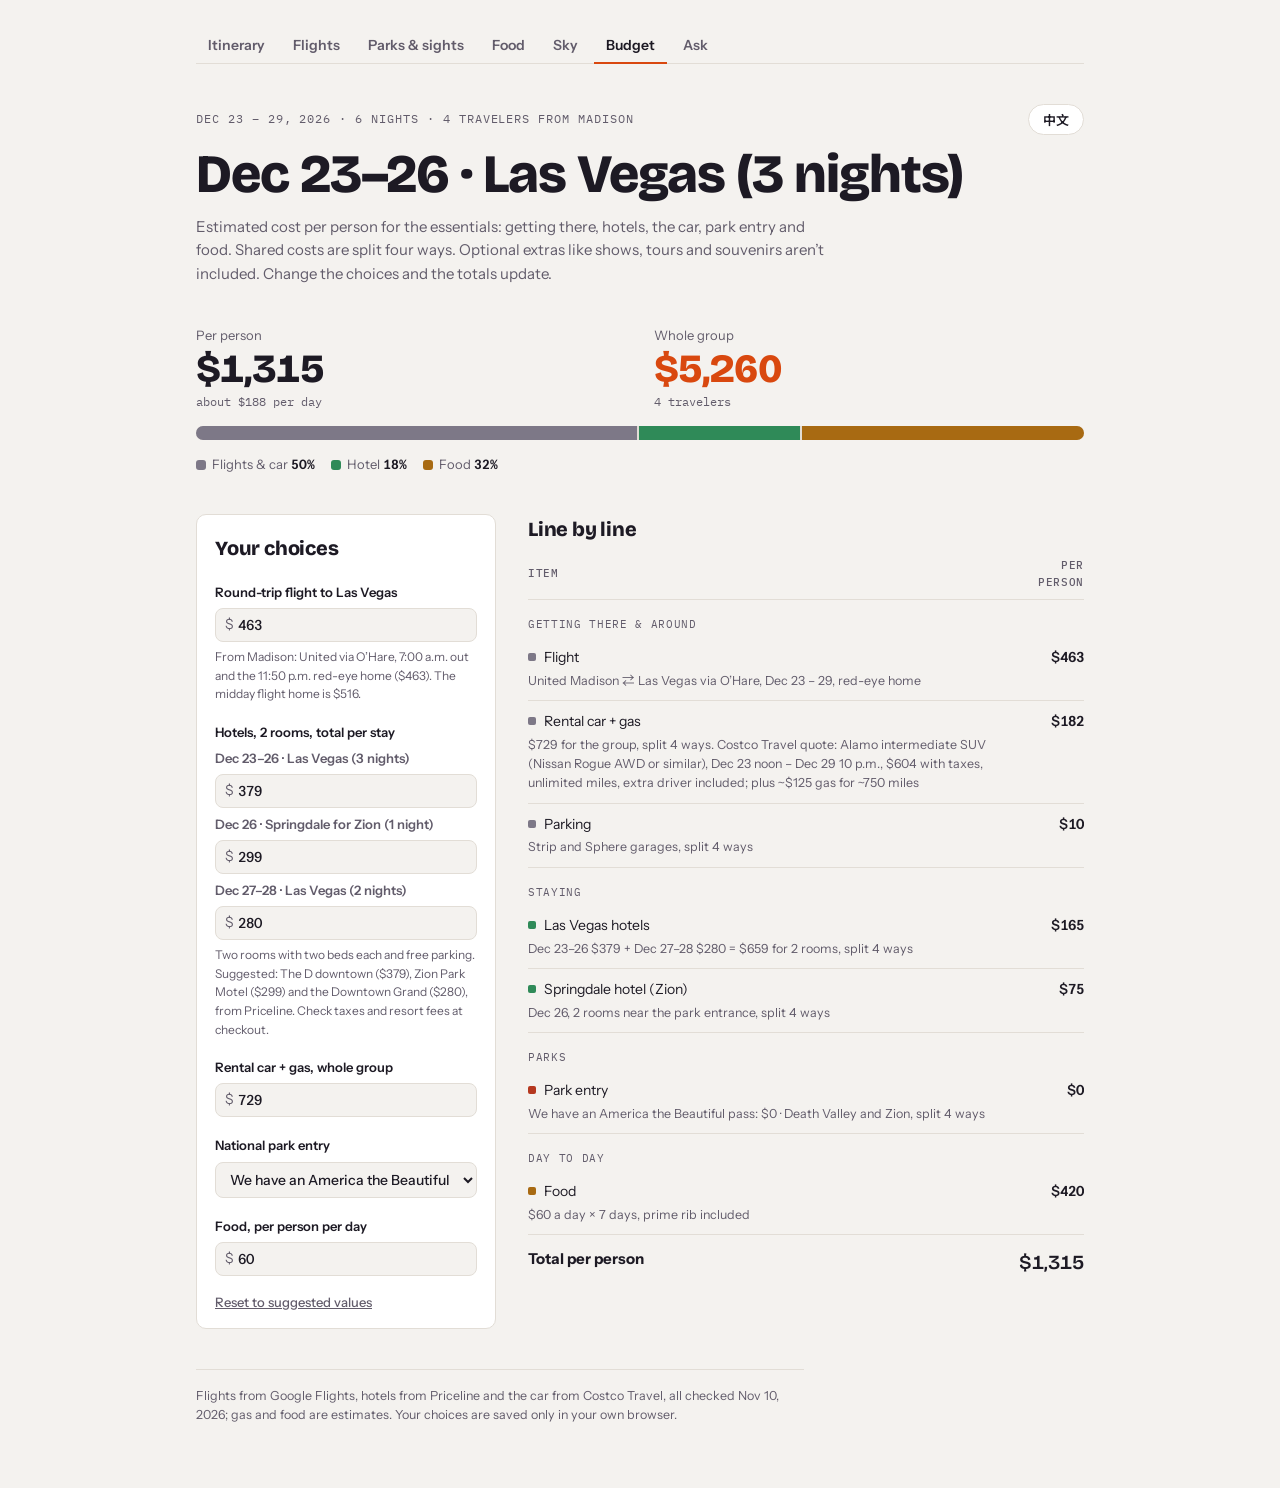
<file: budget.html>
<!doctype html>
<html lang="en">
<head>
<meta charset="utf-8">
<meta name="viewport" content="width=device-width, initial-scale=1, viewport-fit=cover">
<meta name="robots" content="noindex">
<meta name="claude:viewport-fit-sides" content="cover">
<title>Las Vegas Trip Budget</title>
<link rel="preconnect" href="https://fonts.googleapis.com">
<link rel="preconnect" href="https://fonts.gstatic.com" crossorigin>
<link rel="stylesheet" href="https://fonts.googleapis.com/css2?family=Bricolage+Grotesque:opsz,wght@12..96,600;12..96,800&family=Instrument+Sans:wght@400;500;600&family=IBM+Plex+Mono:wght@500&family=Noto+Sans+SC:wght@400;500;700&display=swap">
<link rel="stylesheet" href="site.css">
<script src="site.js"></script>
<style>
:root { --k-travel: var(--c-travel); --k-stay: var(--c-flex); --k-do: var(--c-zion); --k-food: var(--c-dv); --k-other: var(--c-sky); }
.summary { display: grid; grid-template-columns: repeat(auto-fit, minmax(min(100%, 200px), 1fr)); gap: 12px 28px; }
.fig { display: flex; flex-direction: column; gap: 2px; min-width: 0; }
.fig .lbl { font-size: 13px; color: var(--muted); }
.fig .num { font-family: var(--display); font-size: clamp(30px, 5vw, 40px); font-weight: 800; letter-spacing: -.02em; font-variant-numeric: tabular-nums; line-height: 1.1; }
.fig.total .num { color: var(--accent); }
.fig .sub { font-family: var(--mono); font-size: 12px; color: var(--muted); }
.bar { display: flex; height: 14px; border-radius: 7px; overflow: hidden; background: var(--line); gap: 2px; }
.bar span { display: block; height: 100%; transition: flex-basis .25s ease; }
@media (prefers-reduced-motion: reduce) { .bar span { transition: none; } }
.blegend { display: flex; flex-wrap: wrap; gap: 6px 16px; font-size: 13px; color: var(--muted); }
.blegend i { display: inline-block; width: 10px; height: 10px; border-radius: 3px; margin-right: 6px; vertical-align: -1px; }
.blegend b { color: var(--ink); font-weight: 600; font-variant-numeric: tabular-nums; }
.grid { display: grid; grid-template-columns: minmax(0, 300px) minmax(0, 1fr); gap: 32px; align-items: start; }
.controls { display: flex; flex-direction: column; gap: 18px; background: var(--surface); border: 1px solid var(--line); border-radius: 10px; padding: 18px; }
.controls h2, .items h2 { font-size: 20px; }
.field { display: flex; flex-direction: column; gap: 6px; }
.field > label, .flabel { font-size: 13px; font-weight: 600; }
.hint { font-size: 12px; color: var(--muted); }
select, input[type="number"] { width: 100%; font: 500 14px var(--body); color: var(--ink); background: var(--bg); border: 1px solid var(--line); border-radius: 8px; padding: 7px 10px; }
.money { position: relative; }
.money::before { content: "$"; position: absolute; left: 10px; top: 50%; transform: translateY(-50%); color: var(--muted); font-size: 14px; pointer-events: none; }
.money input { padding-left: 22px; font-variant-numeric: tabular-nums; }
.pair { display: grid; grid-template-columns: 1fr 1fr; gap: 10px; }
.tog { display: grid; grid-template-columns: 18px minmax(0, 1fr); gap: 8px; align-items: start; font-size: 13.5px; cursor: pointer; }
.tog input { margin: 2px 0 0; width: 16px; height: 16px; accent-color: var(--accent); }
.reset { appearance: none; background: none; border: 0; padding: 0; color: var(--muted); font: 500 13px var(--body); text-decoration: underline; cursor: pointer; align-self: flex-start; }
.items { display: flex; flex-direction: column; gap: 12px; min-width: 0; }
table.b { width: 100%; border-collapse: collapse; font-size: 14px; }
table.b th { text-align: left; font-family: var(--mono); font-size: 11px; letter-spacing: .06em; text-transform: uppercase; color: var(--muted); font-weight: 500; padding: 0 8px 8px 0; border-bottom: 1px solid var(--line); }
table.b th.r, table.b td.r { text-align: right; padding-right: 0; padding-left: 12px; }
table.b td { padding: 10px 8px 10px 0; border-bottom: 1px solid var(--line); vertical-align: top; }
table.b td.r { font-variant-numeric: tabular-nums; white-space: nowrap; font-weight: 600; }
table.b td .n { display: block; font-size: 12.5px; color: var(--muted); margin-top: 2px; }
table.b td .dot { display: inline-block; width: 8px; height: 8px; border-radius: 2px; margin-right: 8px; vertical-align: 1px; }
table.b tr.g td { padding-top: 16px; font-family: var(--mono); font-size: 11px; letter-spacing: .06em; text-transform: uppercase; color: var(--muted); border-bottom: 0; padding-bottom: 4px; }
table.b tfoot td { border-bottom: 0; font-weight: 700; font-size: 15px; padding-top: 12px; }
table.b tfoot td.r { font-family: var(--display); font-size: 20px; }
@media (max-width: 720px) { .grid { grid-template-columns: minmax(0, 1fr); } }
</style>
</head>
<body>
<div class="wrap">
  <nav class="pnav" data-i18n-aria="navAria">
    <a data-nav="index.html" href="index.html" data-i18n="navItin"></a>
    <a data-nav="flights.html" href="flights.html" data-i18n="navFlights"></a>
    <a data-nav="parks.html" href="parks.html" data-i18n="navParks"></a>
    <a data-nav="food.html" href="food.html" data-i18n="navFood"></a>
    <a data-nav="sky.html" href="sky.html" data-i18n="navSky"></a>
    <a data-nav="budget.html" href="budget.html" aria-current="page" data-i18n="navBudget"></a>
    <a data-nav="ask.html" href="ask.html" data-i18n="navAsk"></a>
  </nav>

  <header class="top">
    <div class="toprow">
      <div class="eyebrow" data-i18n="eyebrow"></div>
      <button class="lang" id="lang-toggle" type="button"></button>
    </div>
    <h1 data-i18n="h1"></h1>
    <p class="lede" data-i18n="lede"></p>
  </header>

  <section class="block" aria-label="Summary">
    <div class="summary">
      <div class="fig"><span class="lbl" data-i18n="figMsn"></span><span class="num" id="n-msn"></span><span class="sub" id="s-msn"></span></div>
      <div class="fig total"><span class="lbl" data-i18n="figGroup"></span><span class="num" id="n-group"></span><span class="sub" data-i18n="figGroupSub"></span></div>
    </div>
    <div class="bar" id="bar" role="img"></div>
    <div class="blegend" id="blegend"></div>
  </section>

  <div class="grid">
    <section class="controls" aria-labelledby="ctl-title">
      <h2 id="ctl-title" data-i18n="ctlTitle"></h2>
      <div class="field">
        <span class="flabel" data-i18n="flightLabel"></span>
        <div class="money"><input type="number" id="f-msn" min="0" step="10" inputmode="numeric" data-i18n-aria="flightLabel"></div>
        <span class="hint" data-i18n="fMsn"></span>
      </div>
      <div class="field">
        <span class="flabel" data-i18n="hotelLabel"></span>
        <div class="field"><label for="h-1" class="hint" data-i18n="h1"></label><div class="money"><input type="number" id="h-1" min="0" step="10" inputmode="numeric"></div></div>
        <div class="field"><label for="h-z" class="hint" data-i18n="hZ"></label><div class="money"><input type="number" id="h-z" min="0" step="10" inputmode="numeric"></div></div>
        <div class="field"><label for="h-2" class="hint" data-i18n="h2"></label><div class="money"><input type="number" id="h-2" min="0" step="10" inputmode="numeric"></div></div>
        <span class="hint" data-i18n="hotelHint"></span>
      </div>
      <div class="field">
        <label for="car" data-i18n="carLabel"></label>
        <div class="money"><input type="number" id="car" min="0" step="10" inputmode="numeric"></div>
      </div>
      <div class="field">
        <label for="entry" data-i18n="entryLabel"></label>
        <select id="entry"></select>
      </div>
      <div class="field">
        <label for="food" data-i18n="foodLabel"></label>
        <div class="money"><input type="number" id="food" min="0" step="5" inputmode="numeric"></div>
      </div>
      <button type="button" class="reset" id="reset" data-i18n="reset"></button>
    </section>

    <section class="items" aria-labelledby="items-title">
      <h2 id="items-title" data-i18n="itemsTitle"></h2>
      <div class="tablewrap">
        <table class="b">
          <thead><tr><th data-i18n="thItem"></th><th class="r" data-i18n="thPer"></th></tr></thead>
          <tbody id="rows"></tbody>
          <tfoot><tr><td data-i18n="footTotal"></td><td class="r" id="t-range"></td></tr></tfoot>
        </table>
      </div>
    </section>
  </div>

  <footer class="foot" data-i18n="footer"></footer>
</div>

<script>
const PEOPLE = 4, DAYS = 7, PARKING = 40;
// Hotel totals for 2 rooms with two beds each (Priceline, Nov 10, 2026): The D, Zion Park Motel, Downtown Grand.
const DEFAULTS = { fMsn: 463, h1: 379, hZ: 299, h2: 280, car: 729, entry: "have", food: 60 };
const ENTRY = { have: 0, pay: 70, pass: 80 };
const CATS = ["travel","stay","do","food"];
const UI = {
  en: {
    docTitle: "Las Vegas Trip Budget",
    eyebrow: "Dec 23 – 29, 2026 · 6 nights · 4 travelers from Madison",
    h1: "Trip budget",
    lede: "Estimated cost per person for the essentials: getting there, hotels, the car, park entry and food. Shared costs are split four ways. Optional extras like shows, tours and souvenirs aren’t included. Change the choices and the totals update.",
    figMsn: "Per person", figGroup: "Whole group", figGroupSub: "4 travelers",
    perDay: v => `about ${v} per day`,
    cat: { travel:"Flights & car", stay:"Hotel", do:"Park entry", food:"Food" },
    barAria: "Share of the average per-person cost by category",
    cheaper: "cheaper", ctlTitle: "Your choices",
    flightLabel: "Round-trip flight to Las Vegas", fMsn: "From Madison: United via O’Hare, 7:00 a.m. out and the 11:50 p.m. red-eye home ($463). The midday flight home is $516.",
    hotelLabel: "Hotels, 2 rooms, total per stay",
    h1: "Dec 23–26 · Las Vegas (3 nights)", hZ: "Dec 26 · Springdale for Zion (1 night)", h2: "Dec 27–28 · Las Vegas (2 nights)",
    hotelHint: "Two rooms with two beds each and free parking. Suggested: The D downtown ($379), Zion Park Motel ($299) and the Downtown Grand ($280), from Priceline. Check taxes and resort fees at checkout.",
    carLabel: "Rental car + gas, whole group",
    entryLabel: "National park entry",
    entryOpts: { have:"We have an America the Beautiful pass: $0", pay:"Pay at each park: $70 per car", pass:"Buy an America the Beautiful pass: $80" },
    foodLabel: "Food, per person per day",
    reset: "Reset to suggested values",
    itemsTitle: "Line by line", thItem: "Item", thPer: "Per person", footTotal: "Total per person",
    groups: { travel:"Getting there & around", stay:"Staying", do:"Parks", daily:"Day to day" },
    rows: {
      flight: ["Flight", "United Madison ⇄ Las Vegas via O’Hare, Dec 23 – 29, red-eye home"],
      car: ["Rental car + gas", v => `${v} for the group, split 4 ways. Costco Travel quote: Alamo intermediate SUV (Nissan Rogue AWD or similar), Dec 23 noon – Dec 29 10 p.m., $604 with taxes, unlimited miles, extra driver included; plus ~$125 gas for ~750 miles`],
      parking: ["Parking", "Strip and Sphere garages, split 4 ways"],
      hotel: ["Las Vegas hotels", (a, b, tot) => `Dec 23–26 ${a} + Dec 27–28 ${b} = ${tot} for 2 rooms, split 4 ways`],
      zion: ["Springdale hotel (Zion)", "Dec 26, 2 rooms near the park entrance, split 4 ways"],
      entry: ["Park entry", "Death Valley and Zion, split 4 ways"],
      food: ["Food", v => `${v} a day × 7 days, prime rib included`],
    },
    range: (a, b) => a === b ? a : `${a} – ${b}`,
    footer: "Flights from Google Flights, hotels from Priceline and the car from Costco Travel, all checked Nov 10, 2026; gas and food are estimates. Your choices are saved only in your own browser.",
  },
  zh: {
    docTitle: "拉斯维加斯旅行预算",
    eyebrow: "2026年12月23–29日 · 6晚 · 4人从麦迪逊出发",
    h1: "旅行预算",
    lede: "每人基本花费预估：交通、酒店、租车、公园门票和餐饮。共同费用四人平摊。演出、导览、纪念品等可选花费不计入。修改选项，总额会随之更新。",
    figMsn: "每人", figGroup: "四人合计", figGroupSub: "4人",
    perDay: v => `约每天 ${v}`,
    cat: { travel:"机票和租车", stay:"酒店", do:"公园门票", food:"餐饮" },
    barAria: "人均花费按类别的占比",
    cheaper: "更便宜", ctlTitle: "你的选择",
    flightLabel: "往返拉斯维加斯机票", fMsn: "从麦迪逊：美联航经奥黑尔转机，早上7:00去、晚上11:50红眼回（$463）。中午回程是$516。",
    hotelLabel: "酒店，两间房，每段合计",
    h1: "12月23–26日 · 拉斯维加斯（3晚）", hZ: "12月26日 · 斯普林代尔（锡安，1晚）", h2: "12月27–28日 · 拉斯维加斯（2晚）",
    hotelHint: "两间房、每间两张床、免费停车。建议：市中心的The D（$379）、Zion Park Motel（$299）和Downtown Grand（$280），Priceline价格。结账时确认税费和度假村费。",
    carLabel: "租车 + 油费，四人合计",
    entryLabel: "国家公园门票",
    entryOpts: { have:"已有美丽美国年票：$0", pay:"每个公园单独付：每车共$70", pass:"买一张美丽美国年票：$80" },
    foodLabel: "餐饮，每人每天",
    reset: "恢复建议值",
    itemsTitle: "明细", thItem: "项目", thPer: "每人", footTotal: "每人合计",
    groups: { travel:"交通", stay:"住宿", do:"公园", daily:"日常" },
    rows: {
      flight: ["机票", "美联航麦迪逊 ⇄ 拉斯维加斯，经奥黑尔转机，12月23–29日，红眼回程"],
      car: ["租车 + 油费", v => `四人合计 ${v}，平摊。Costco Travel报价：Alamo中型SUV（日产Rogue四驱或同级），12月23日中午–29日晚上10点，含税$604，不限里程，含额外驾驶人；加约1,200公里油费约$125`],
      parking: ["停车", "大道和Sphere停车楼，四人平摊"],
      hotel: ["拉斯维加斯酒店", (a, b, tot) => `12月23–26日 ${a} + 12月27–28日 ${b} = ${tot}，两间房，四人平摊`],
      zion: ["斯普林代尔酒店（锡安）", "12月26日，公园入口附近两间，四人平摊"],
      entry: ["公园门票", "死亡谷和锡安，四人平摊"],
      food: ["餐饮", v => `每天 ${v} × 7天，含烤牛肋排`],
    },
    range: (a, b) => a === b ? a : `${a} – ${b}`,
    footer: "机票价格来自Google Flights、酒店价格来自Priceline、租车价格来自Costco Travel，均于2026年11月10日查询；油费和餐饮为估算。你的选择只保存在你自己的浏览器里。",
  },
};

const KEY = "vegas-trip-budget-v9"; // v9: red-eye home Dec 29, car to 10 p.m.
let state = { ...DEFAULTS };
try { const s = JSON.parse(Site.store.get(KEY) || "null"); if (s) state = { ...DEFAULTS, ...s }; } catch (e) {}
const $ = id => document.getElementById(id);
const money = v => "$" + Math.round(v).toLocaleString("en-US");
const num = v => { const n = Number(v); return Number.isFinite(n) && n >= 0 ? n : 0; };
const save = () => Site.store.set(KEY, JSON.stringify(state));
const INPUTS = [["f-msn","fMsn"],["h-1","h1"],["h-z","hZ"],["h-2","h2"],["car","car"],["food","food"]];
let T = null;

function compute() {
  const hotelTotal = num(state.h1) + num(state.h2);
  const c = {
    car: num(state.car) / PEOPLE, parking: PARKING / PEOPLE,
    hotel: hotelTotal / PEOPLE, zion: num(state.hZ) / PEOPLE,
    entry: (ENTRY[state.entry] ?? 70) / PEOPLE,
    food: num(state.food) * DAYS,
  };
  const sum = Object.values(c).reduce((a, b) => a + b, 0);
  const msn = sum + num(state.fMsn);
  const avgFlight = num(state.fMsn);
  const cats = { travel: avgFlight + c.car + c.parking, stay: c.hotel + c.zion, do: c.entry, food: c.food };
  return { c, msn, group: Math.round(msn) * PEOPLE, cats, hotelTotal };
}

function renderNumbers() {
  const t = T, r = compute(), c = r.c;
  $("n-msn").textContent = money(r.msn); $("s-msn").textContent = t.perDay(money(r.msn / DAYS));
  $("n-group").textContent = money(r.group);
  const total = Object.values(r.cats).reduce((a, b) => a + b, 0) || 1;
  $("bar").setAttribute("aria-label", t.barAria);
  $("bar").innerHTML = CATS.filter(k => r.cats[k] > 0).map(k => `<span style="flex:${r.cats[k] / total} 1 0;background:var(--k-${k})" title="${t.cat[k]} ${money(r.cats[k])}"></span>`).join("");
  $("blegend").innerHTML = CATS.filter(k => r.cats[k] > 0).map(k => `<span><i style="background:var(--k-${k})"></i>${t.cat[k]} <b>${Math.round(r.cats[k] / total * 100)}%</b></span>`).join("");

  const R = t.rows;
  const row = (cat, key, val, note) => `<tr><td><span class="dot" style="background:var(--k-${cat})"></span>${R[key][0]}${note ? `<span class="n">${note}</span>` : ""}</td><td class="r">${val}</td></tr>`;
  const g = n => `<tr class="g"><td colspan="2">${t.groups[n]}</td></tr>`;
  $("rows").innerHTML = [
    g("travel"),
    row("travel","flight", money(num(state.fMsn)), R.flight[1]),
    row("travel","car", money(c.car), R.car[1](money(num(state.car)))),
    row("travel","parking", money(c.parking), R.parking[1]),
    g("stay"),
    row("stay","hotel", money(c.hotel), R.hotel[1](money(num(state.h1)), money(num(state.h2)), money(r.hotelTotal))),
    row("stay","zion", money(c.zion), R.zion[1]),
    g("do"),
    row("do","entry", money(c.entry), `${t.entryOpts[state.entry]} · ${R.entry[1]}`),
    g("daily"),
    row("food","food", money(c.food), R.food[1](money(num(state.food)))),
  ].join("");
  $("t-range").textContent = money(r.msn);
}

function renderControls() {
  INPUTS.forEach(([id, k]) => { if (document.activeElement !== $(id)) $(id).value = state[k]; });
  $("entry").value = state.entry;
}

function render(t) {
  T = t;
  const sel = $("entry"); sel.innerHTML = "";
  Object.keys(ENTRY).forEach(k => { const o = document.createElement("option"); o.value = k; o.textContent = t.entryOpts[k]; sel.appendChild(o); });
  renderControls(); renderNumbers();
}

INPUTS.forEach(([id, k]) => {
  $(id).addEventListener("input", e => { state[k] = e.target.value === "" ? 0 : Number(e.target.value); save(); renderNumbers(); });
  $(id).addEventListener("blur", renderControls);
});
$("entry").addEventListener("change", e => { state.entry = e.target.value; save(); renderNumbers(); });
$("reset").addEventListener("click", () => { state = { ...DEFAULTS }; save(); renderControls(); renderNumbers(); });
Site.init(UI, render);
</script>
</body>
</html>
</file>
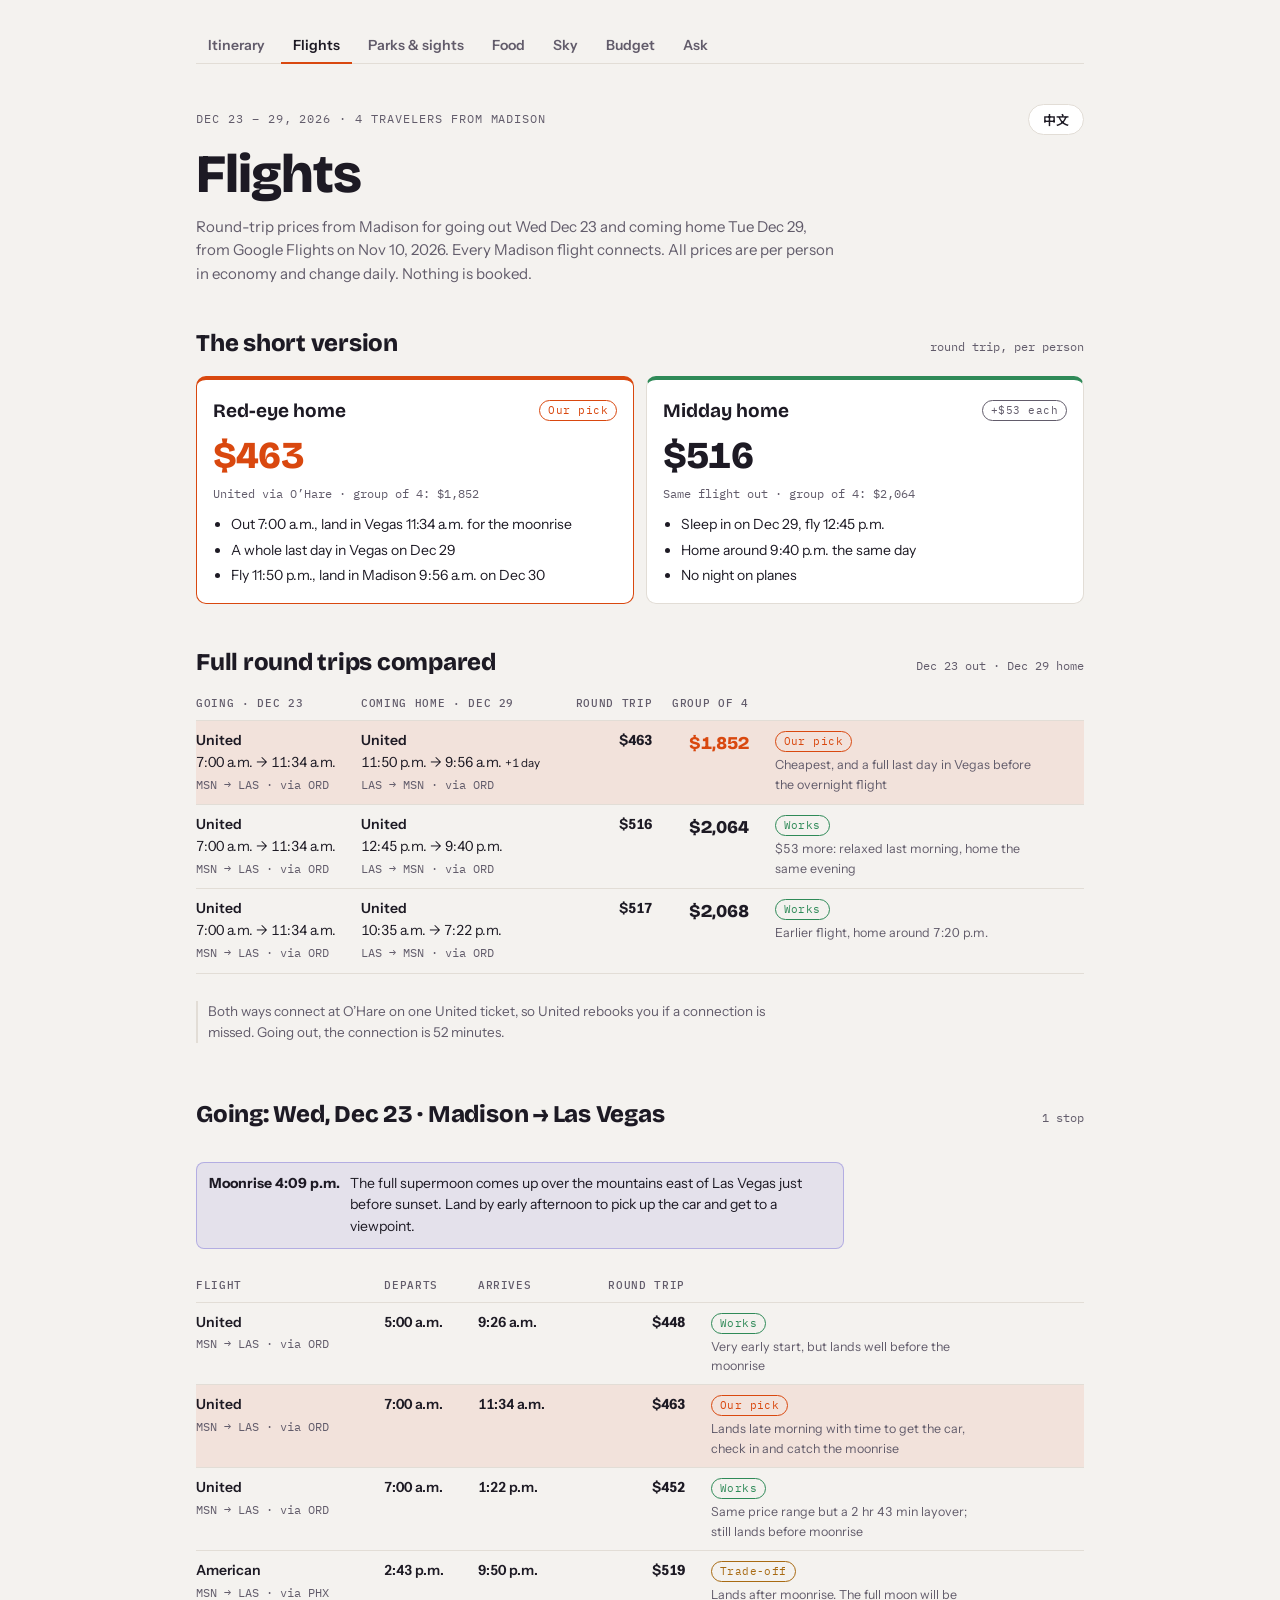
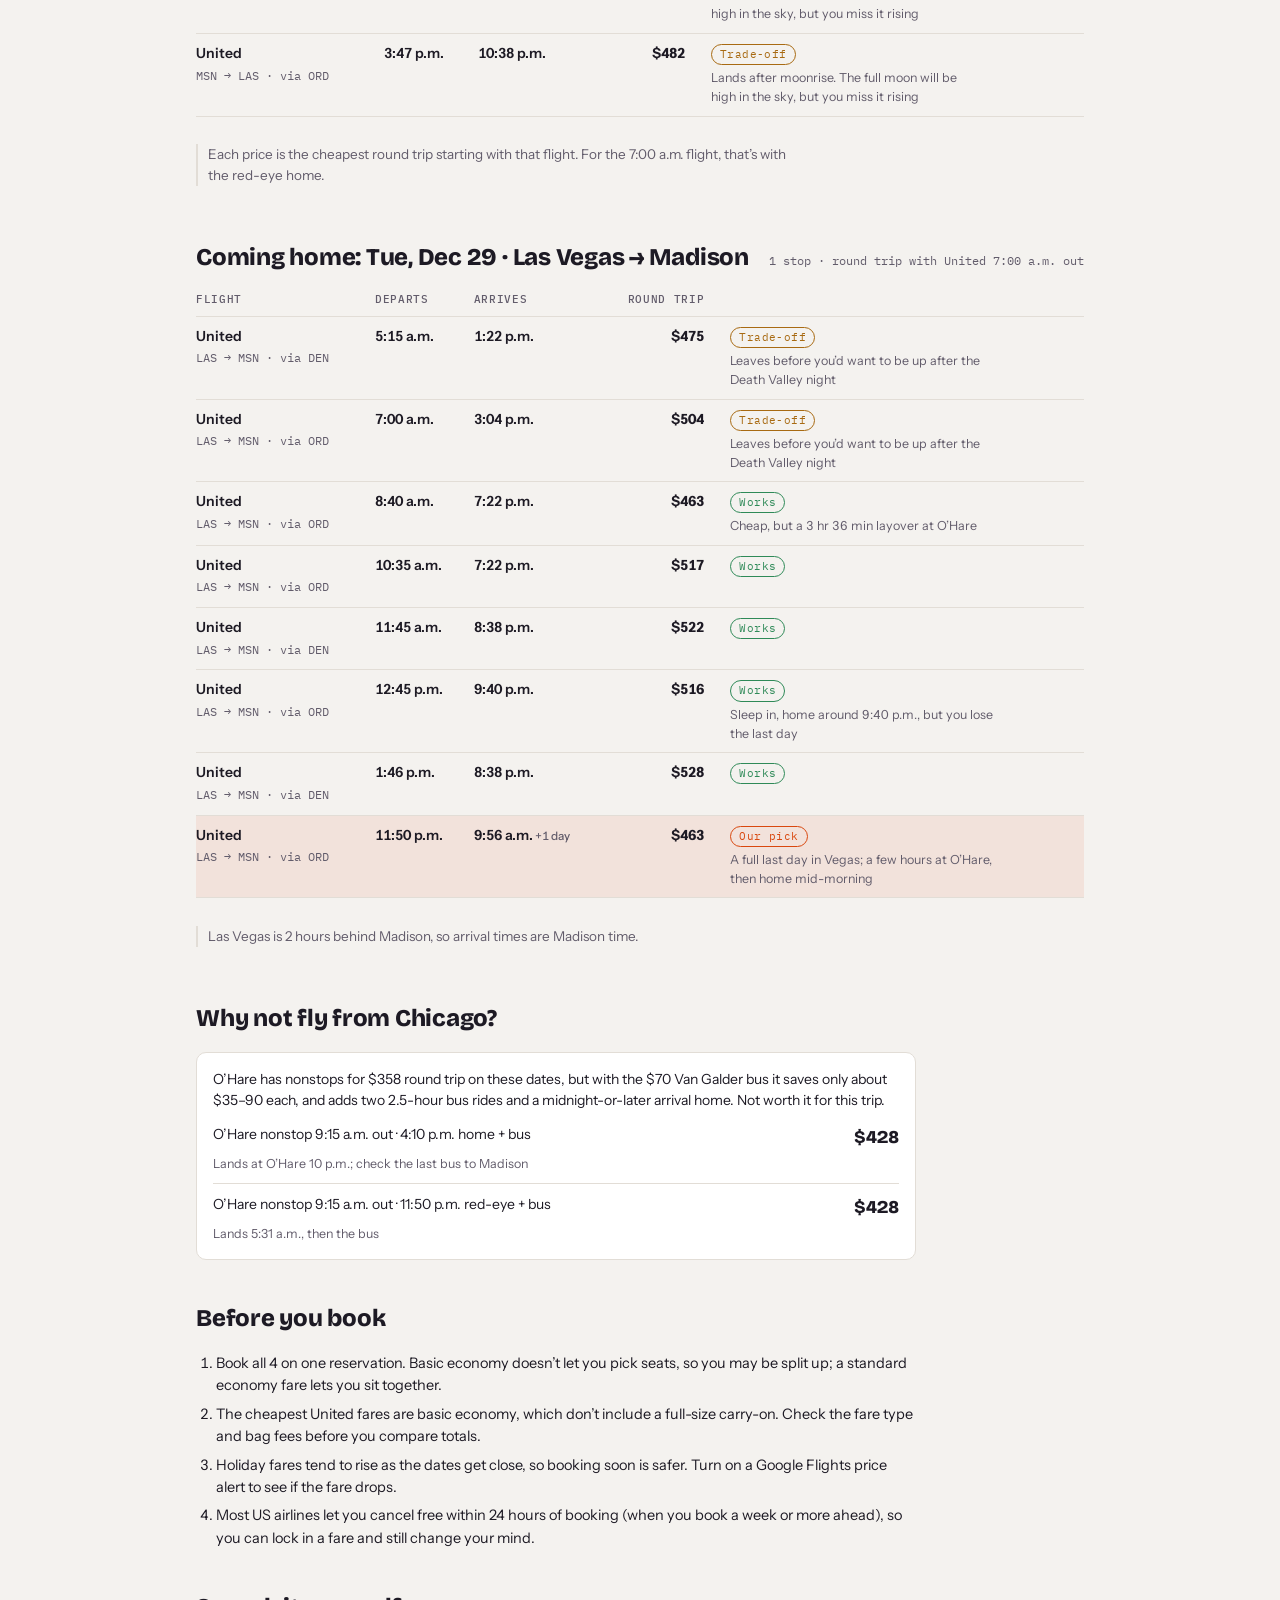
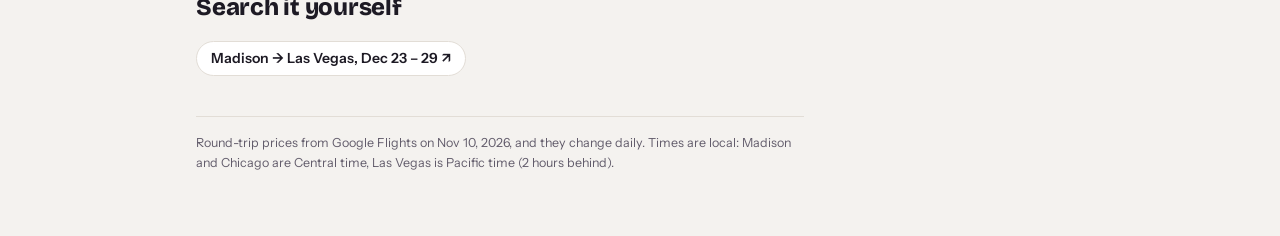
<file: flights.html>
<!doctype html>
<html lang="en">
<head>
<meta charset="utf-8">
<meta name="viewport" content="width=device-width, initial-scale=1, viewport-fit=cover">
<meta name="robots" content="noindex">
<meta name="claude:viewport-fit-sides" content="cover">
<title>Las Vegas Trip Flights</title>
<link rel="preconnect" href="https://fonts.googleapis.com">
<link rel="preconnect" href="https://fonts.gstatic.com" crossorigin>
<link rel="stylesheet" href="https://fonts.googleapis.com/css2?family=Bricolage+Grotesque:opsz,wght@12..96,600;12..96,800&family=Instrument+Sans:wght@400;500;600&family=IBM+Plex+Mono:wght@500&family=Noto+Sans+SC:wght@400;500;700&display=swap">
<link rel="stylesheet" href="site.css">
<script src="site.js"></script>
<style>
.routes { display: grid; grid-template-columns: repeat(auto-fit, minmax(min(100%, 300px), 1fr)); gap: 12px; }
.route { background: var(--surface); border: 1px solid var(--line); border-top: 4px solid var(--c, var(--line)); border-radius: 10px; padding: 16px; display: flex; flex-direction: column; gap: 10px; }
.route.best { border-color: var(--accent); border-top-color: var(--accent); }
.route .rk { display: flex; justify-content: space-between; align-items: center; gap: 8px; flex-wrap: wrap; }
.route h3 { font-size: 19px; }
.route .price { font-family: var(--display); font-size: clamp(30px, 5vw, 38px); font-weight: 800; letter-spacing: -.02em; line-height: 1.05; font-variant-numeric: tabular-nums; }
.route.best .price { color: var(--accent); }
.route .math { font-family: var(--mono); font-size: 12px; color: var(--muted); }
.route ul { margin: 0; padding-left: 18px; display: flex; flex-direction: column; gap: 4px; font-size: 14px; }
.pill { font-family: var(--mono); font-size: 11px; letter-spacing: .04em; padding: 1px 8px; border-radius: 999px; border: 1px solid currentColor; white-space: nowrap; display: inline-block; }
.pill.pick { color: var(--accent); } .pill.ok { color: var(--good); } .pill.warn { color: var(--warn); } .pill.no { color: var(--bad); } .pill.na { color: var(--muted); }
table.t td.time { white-space: nowrap; font-weight: 600; }
table.t td.time small { font-weight: 500; color: var(--muted); margin-left: 2px; }
table.t td.pr { white-space: nowrap; font-weight: 700; text-align: right; }
table.t td.pr .sub { display: block; font-weight: 500; font-size: 12px; color: var(--muted); }
table.t th.r { text-align: right; }
table.t td .air { font-weight: 600; display: block; }
table.t td .ap { font-family: var(--mono); font-size: 11.5px; color: var(--muted); }
table.t td .leg { display: block; font-variant-numeric: tabular-nums; }
table.t td .why { display: block; font-size: 12.5px; color: var(--muted); margin-top: 3px; max-width: 34ch; }
table.t td .two { display: block; font-family: var(--mono); font-size: 11px; color: var(--muted); }
table.t tr.dim td { opacity: .62; }
table.t td.pr + td { padding-left: 14px; }
table.t td.big { font-family: var(--display); font-size: 18px; font-weight: 800; }
table.t tr.hl td.big { color: var(--accent); }
.callout { display: flex; gap: 10px; align-items: baseline; font-size: 14px; background: color-mix(in srgb, var(--c-sky) 10%, transparent); border: 1px solid color-mix(in srgb, var(--c-sky) 35%, transparent); border-radius: 8px; padding: 10px 12px; max-width: 72ch; }
.callout b { white-space: nowrap; }
ol.tips { margin: 0; padding-left: 20px; display: flex; flex-direction: column; gap: 6px; max-width: 72ch; font-size: 14.5px; }
ul.combo { margin: 0; padding: 0; list-style: none; display: flex; flex-direction: column; gap: 10px; font-size: 14px; }
ul.combo li { display: grid; grid-template-columns: minmax(0, 1fr) auto; gap: 2px 12px; border-bottom: 1px solid var(--line); padding-bottom: 10px; }
ul.combo li:last-child { border-bottom: 0; padding-bottom: 0; }
ul.combo b { font-family: var(--display); font-size: 18px; font-weight: 800; font-variant-numeric: tabular-nums; }
ul.combo small { grid-column: 1 / -1; color: var(--muted); font-size: 12.5px; }
@media (max-width: 600px) {
  table.ft thead { display: none; }
  table.ft, table.ft tbody { display: block; }
  table.ft tr { display: grid; grid-template-columns: minmax(0, 1fr) auto auto auto; align-items: baseline; column-gap: 10px; row-gap: 6px; padding: 10px 8px; border-bottom: 1px solid var(--line); }
  table.ft tr.hl { background: color-mix(in srgb, var(--accent) 9%, transparent); border-radius: 6px; }
  table.ft tr.hl td { background: none; }
  table.ft td { padding: 0; border: 0; }
  table.ft td.time + td.time::before { content: "→ "; color: var(--muted); font-weight: 500; }
  table.ft td:last-child { grid-column: 1 / -1; padding-left: 0; }
  table.ft td .why { max-width: none; display: inline; margin: 0 0 0 8px; }
  table.ct thead { display: none; }
  table.ct, table.ct tbody { display: block; }
  table.ct tr { display: grid; grid-template-columns: minmax(0, 1fr) minmax(0, 1fr); gap: 8px 12px; padding: 12px 8px; border-bottom: 1px solid var(--line); }
  table.ct tr.hl { background: color-mix(in srgb, var(--accent) 9%, transparent); border-radius: 6px; }
  table.ct tr.hl td { background: none; }
  table.ct td { padding: 0; border: 0; }
  table.ct td.pr { text-align: left; }
  table.ct td.pr + td { padding-left: 0; }
  table.ct td.pr::before { content: attr(data-l); display: block; font-family: var(--mono); font-size: 10.5px; letter-spacing: .05em; text-transform: uppercase; color: var(--muted); font-weight: 500; }
  table.ct td:last-child { grid-column: 1 / -1; padding-left: 0; }
  table.ct td .why { max-width: none; display: inline; margin: 0 0 0 8px; }
}
</style>
</head>
<body>
<div class="wrap">
  <nav class="pnav" data-i18n-aria="navAria">
    <a data-nav="index.html" href="index.html" data-i18n="navItin"></a>
    <a data-nav="flights.html" href="flights.html" aria-current="page" data-i18n="navFlights"></a>
    <a data-nav="parks.html" href="parks.html" data-i18n="navParks"></a>
    <a data-nav="food.html" href="food.html" data-i18n="navFood"></a>
    <a data-nav="sky.html" href="sky.html" data-i18n="navSky"></a>
    <a data-nav="budget.html" href="budget.html" data-i18n="navBudget"></a>
    <a data-nav="ask.html" href="ask.html" data-i18n="navAsk"></a>
  </nav>

  <header class="top">
    <div class="toprow">
      <div class="eyebrow" data-i18n="eyebrow"></div>
      <button class="lang" id="lang-toggle" type="button"></button>
    </div>
    <h1 data-i18n="h1"></h1>
    <p class="lede" data-i18n="lede"></p>
  </header>

  <section class="block" aria-labelledby="routes-title">
    <div class="sechead"><h2 id="routes-title" data-i18n="routesTitle"></h2><span class="meta" data-i18n="routesMeta"></span></div>
    <div class="routes" id="routes"></div>
  </section>

  <section class="block c-travel" aria-labelledby="combo-title">
    <div class="sechead"><h2 id="combo-title" data-i18n="comboTitle"></h2><span class="meta" data-i18n="comboMeta"></span></div>
    <div class="tablewrap"><table class="t ct" id="combos"></table></div>
    <p class="note" data-i18n="comboNote"></p>
  </section>

  <section class="block c-travel" aria-labelledby="out-title">
    <div class="sechead"><h2 id="out-title" data-i18n="outTitle"></h2><span class="meta" data-i18n="outMeta"></span></div>
    <p class="callout" data-i18n-html="moonCallout"></p>
    <div class="tablewrap"><table class="t ft" id="out"></table></div>
    <p class="note" data-i18n="outNote"></p>
  </section>

  <section class="block c-travel" aria-labelledby="back-title">
    <div class="sechead"><h2 id="back-title" data-i18n="backTitle"></h2><span class="meta" data-i18n="backMeta"></span></div>
    <div class="tablewrap"><table class="t ft" id="back"></table></div>
    <p class="note" data-i18n="backNote"></p>
  </section>

  <section class="block" aria-labelledby="chi-title">
    <h2 id="chi-title" data-i18n="chiTitle"></h2>
    <div class="box" style="max-width:72ch">
      <p data-i18n="chiText"></p>
      <ul class="combo" id="chi"></ul>
    </div>
  </section>

  <section class="block" aria-labelledby="tips-title">
    <h2 id="tips-title" data-i18n="tipsTitle"></h2>
    <ol class="tips" id="tips"></ol>
  </section>

  <section class="block" aria-labelledby="links-title">
    <h2 id="links-title" data-i18n="linksTitle"></h2>
    <div class="links">
      <a href="https://www.google.com/travel/flights?q=Flights%20from%20MSN%20to%20LAS%20on%202026-12-23%20through%202026-12-29" target="_blank" rel="noopener" data-i18n="lnkMsn"></a>
    </div>
  </section>

  <footer class="foot" data-i18n="footer"></footer>
</div>

<script>
// All prices: Google Flights, Nov 10, 2026, per person, economy (cheapest fare shown, often basic economy).
// Times are local: Madison/Chicago in Central time, Las Vegas in Pacific time.
// Flight legs: [airline, from, to, dep [h,m], arr [h,m], via?, arrives next day?]
const F = {
  out700:  ["ua","MSN","LAS",[7,0],[11,34],"ORD"],
  b1245:   ["ua","LAS","MSN",[12,45],[21,40],"ORD"],
  b2350:   ["ua","LAS","MSN",[23,50],[9,56],"ORD",true],
  b1035:   ["ua","LAS","MSN",[10,35],[19,22],"ORD"],
};
// Complete round trips (Madison, going Dec 23, home Dec 29). rt = Google's round-trip total.
const COMBOS = [
  { go:"out700", back:"b2350", rt:463, st:"pick", why:"cRed" },
  { go:"out700", back:"b1245", rt:516, st:"ok",   why:"cMid" },
  { go:"out700", back:"b1035", rt:517, st:"ok",   why:"cMorn" },
];
// Going Wed Dec 23, Madison → Las Vegas. p = cheapest round trip starting with this flight (for 7:00 a.m., that is with the red-eye home).
const OUT = [
  { al:"ua", from:"MSN", via:"ORD", dep:[5,0],   arr:[9,26],  p:448, st:"ok",   why:"early" },
  { al:"ua", from:"MSN", via:"ORD", dep:[7,0],   arr:[11,34], p:463, st:"pick", why:"pickOut" },
  { al:"ua", from:"MSN", via:"ORD", dep:[7,0],   arr:[13,22], p:452, st:"ok",   why:"longLay" },
  { al:"aa", from:"MSN", via:"PHX", dep:[14,43], arr:[21,50], p:519, st:"warn", why:"afterMoon" },
  { al:"ua", from:"MSN", via:"ORD", dep:[15,47], arr:[22,38], p:482, st:"warn", why:"afterMoon" },
];
// Coming home Tue Dec 29, Las Vegas → Madison: round-trip total when going out on United 7:00 a.m.
const BACK = [
  { al:"ua", to:"MSN", via:"DEN", dep:[5,15],  arr:[13,22], p:475, st:"warn", why:"tooEarly" },
  { al:"ua", to:"MSN", via:"ORD", dep:[7,0],   arr:[15,4],  p:504, st:"warn", why:"tooEarly" },
  { al:"ua", to:"MSN", via:"ORD", dep:[8,40],  arr:[19,22], p:463, st:"ok",   why:"longLayBack" },
  { al:"ua", to:"MSN", via:"ORD", dep:[10,35], arr:[19,22], p:517, st:"ok",   why:"" },
  { al:"ua", to:"MSN", via:"DEN", dep:[11,45], arr:[20,38], p:522, st:"ok",   why:"" },
  { al:"ua", to:"MSN", via:"ORD", dep:[12,45], arr:[21,40], p:516, st:"ok",   why:"midBack" },
  { al:"ua", to:"MSN", via:"DEN", dep:[13,46], arr:[20,38], p:528, st:"ok",   why:"" },
  { al:"ua", to:"MSN", via:"ORD", dep:[23,50], arr:[9,56], next:true, p:463, st:"pick", why:"redeye" },
];
// Chicago comparison (O'Hare nonstop, going Dec 23 9:15 a.m., home Dec 29).
const CHI = [ { k:"c1", p:358 + 70 }, { k:"c2", p:358 + 70 } ];

const UI = {
  en: {
    docTitle: "Las Vegas Trip Flights",
    eyebrow: "Dec 23 – 29, 2026 · 4 travelers from Madison",
    h1: "Flights",
    lede: "Round-trip prices from Madison for going out Wed Dec 23 and coming home Tue Dec 29, from Google Flights on Nov 10, 2026. Every Madison flight connects. All prices are per person in economy and change daily. Nothing is booked.",
    routesTitle: "The short version", routesMeta: "round trip, per person",
    airline: { ua:"United", aa:"American" },
    rA: { name:"Red-eye home", tag:"Our pick", math: `United via O’Hare · group of 4: ${"$" + (463 * 4).toLocaleString("en-US")}`,
      pts:["Out 7:00 a.m., land in Vegas 11:34 a.m. for the moonrise","A whole last day in Vegas on Dec 29","Fly 11:50 p.m., land in Madison 9:56 a.m. on Dec 30"] },
    rB: { name:"Midday home", tag:"+$53 each", math: `Same flight out · group of 4: ${"$" + (516 * 4).toLocaleString("en-US")}`,
      pts:["Sleep in on Dec 29, fly 12:45 p.m.","Home around 9:40 p.m. the same day","No night on planes"] },
    comboTitle: "Full round trips compared", comboMeta: "Dec 23 out · Dec 29 home",
    comboNote: "Both ways connect at O’Hare on one United ticket, so United rebooks you if a connection is missed. Going out, the connection is 52 minutes.",
    th: { go:"Going · Dec 23", back:"Coming home · Dec 29", rt:"Round trip", total:"Group of 4", flight:"Flight", dep:"Departs", arr:"Arrives", price:"Round trip", note:"" },
    lblRt: "Round trip", lblTotal: "Group of 4", via: v => `via ${v}`,
    outTitle: "Going: Wed, Dec 23 · Madison → Las Vegas", outMeta: "1 stop",
    moonCallout: "<b>Moonrise 4:09 p.m.</b> The full supermoon comes up over the mountains east of Las Vegas just before sunset. Land by early afternoon to pick up the car and get to a viewpoint.",
    outNote: "Each price is the cheapest round trip starting with that flight. For the 7:00 a.m. flight, that’s with the red-eye home.",
    withBack: v => `${v} with 12:45 p.m. home`,
    backTitle: "Coming home: Tue, Dec 29 · Las Vegas → Madison", backMeta: "1 stop · round trip with United 7:00 a.m. out",
    backNote: "Las Vegas is 2 hours behind Madison, so arrival times are Madison time.",
    st: { pick:"Our pick", ok:"Works", warn:"Trade-off", no:"Not doable" },
    why: {
      cRed:"Cheapest, and a full last day in Vegas before the overnight flight",
      cMid:"$53 more: relaxed last morning, home the same evening",
      cMorn:"Earlier flight, home around 7:20 p.m.",
      early:"Very early start, but lands well before the moonrise",
      pickOut:"Lands late morning with time to get the car, check in and catch the moonrise",
      longLay:"Same price range but a 2 hr 43 min layover; still lands before moonrise",
      afterMoon:"Lands after moonrise. The full moon will be high in the sky, but you miss it rising",
      tooEarly:"Leaves before you’d want to be up after the Death Valley night",
      longLayBack:"Cheap, but a 3 hr 36 min layover at O’Hare",
      midBack:"Sleep in, home around 9:40 p.m., but you lose the last day",
      redeye:"A full last day in Vegas; a few hours at O’Hare, then home mid-morning",
    },
    chiTitle: "Why not fly from Chicago?",
    chiText: "O’Hare has nonstops for $358 round trip on these dates, but with the $70 Van Galder bus it saves only about $35–90 each, and adds two 2.5-hour bus rides and a midnight-or-later arrival home. Not worth it for this trip.",
    chi: {
      c1: ["O’Hare nonstop 9:15 a.m. out · 4:10 p.m. home + bus", "Lands at O’Hare 10 p.m.; check the last bus to Madison"],
      c2: ["O’Hare nonstop 9:15 a.m. out · 11:50 p.m. red-eye + bus", "Lands 5:31 a.m., then the bus"],
    },
    tipsTitle: "Before you book",
    tips: [
      "Book all 4 on one reservation. Basic economy doesn’t let you pick seats, so you may be split up; a standard economy fare lets you sit together.",
      "The cheapest United fares are basic economy, which don’t include a full-size carry-on. Check the fare type and bag fees before you compare totals.",
      "Holiday fares tend to rise as the dates get close, so booking soon is safer. Turn on a Google Flights price alert to see if the fare drops.",
      "Most US airlines let you cancel free within 24 hours of booking (when you book a week or more ahead), so you can lock in a fare and still change your mind.",
    ],
    linksTitle: "Search it yourself",
    lnkMsn: "Madison → Las Vegas, Dec 23 – 29 ↗",
    footer: "Round-trip prices from Google Flights on Nov 10, 2026, and they change daily. Times are local: Madison and Chicago are Central time, Las Vegas is Pacific time (2 hours behind).",
    time: (h, m) => `${((h + 11) % 12) + 1}:${String(m).padStart(2, "0")} ${h < 12 ? "a.m." : "p.m."}`,
    next: "+1 day",
  },
  zh: {
    docTitle: "拉斯维加斯旅行机票",
    eyebrow: "2026年12月23–29日 · 4人从麦迪逊出发",
    h1: "机票",
    lede: "从麦迪逊出发、12月23日（周三）去、12月29日（周二）回的往返价格，2026年11月10日在Google Flights查询。麦迪逊的航班都要转机。所有价格为每人经济舱，每天都会变。还没有订任何票。",
    routesTitle: "简单来说", routesMeta: "往返，每人",
    airline: { ua:"美联航", aa:"美国航空" },
    rA: { name:"红眼回程", tag:"推荐", math: `美联航经奥黑尔 · 四人合计 ${"$" + (463 * 4).toLocaleString("en-US")}`,
      pts:["早上7:00出发，11:34到拉斯维加斯，赶得上月出","12月29日在拉斯维加斯玩满最后一天","晚上11:50起飞，12月30日上午9:56到麦迪逊"] },
    rB: { name:"中午回程", tag:"每人多$53", math: `同一班去程 · 四人合计 ${"$" + (516 * 4).toLocaleString("en-US")}`,
      pts:["12月29日睡个懒觉，12:45起飞","当天约晚上9:40到家","不用在飞机上过夜"] },
    comboTitle: "完整往返对比", comboMeta: "12月23日去 · 12月29日回",
    comboNote: "来回都在奥黑尔转机，同一张美联航机票，错过转机美联航会帮你改签。去程转机时间52分钟。",
    th: { go:"去程 · 12月23日", back:"回程 · 12月29日", rt:"往返", total:"四人合计", flight:"航班", dep:"起飞", arr:"到达", price:"往返", note:"" },
    lblRt: "往返", lblTotal: "四人合计", via: v => `经${v}`,
    outTitle: "去程：12月23日（周三）· 麦迪逊 → 拉斯维加斯", outMeta: "转机1次",
    moonCallout: "<b>月出 16:09</b> 满月超级月亮在日落前从拉斯维加斯东边的山后升起。最好下午早些时候落地，留时间取车、去观景点。",
    outNote: "价格是以这班为去程的最便宜往返。早上7:00这班配的是红眼回程。",
    withBack: v => `配12:45回程 ${v}`,
    backTitle: "回程：12月29日（周二）· 拉斯维加斯 → 麦迪逊", backMeta: "转机1次 · 去程为美联航7:00时的往返价",
    backNote: "拉斯维加斯比麦迪逊晚2小时，到达时间是麦迪逊时间。",
    st: { pick:"推荐", ok:"可以", warn:"有取舍", no:"不可行" },
    why: {
      cRed:"最便宜，最后一天在拉斯维加斯玩满再坐夜班飞机",
      cMid:"每人多$53：最后一个早上很轻松，当晚到家",
      cMorn:"早一点的航班，约晚上7:20到家",
      early:"出发很早，但月出前早早落地",
      pickOut:"上午晚些落地，有时间取车、入住，再去看月出",
      longLay:"价格差不多，但转机2小时43分钟；仍在月出前落地",
      afterMoon:"月出后才落地。满月会高挂天上，但看不到它升起",
      tooEarly:"死亡谷看完星星后，这么早起不来",
      longLayBack:"便宜，但在奥黑尔转机3小时36分钟",
      midBack:"睡个懒觉，约晚上9:40到家，但少玩一天",
      redeye:"在拉斯维加斯玩满最后一天；在奥黑尔等几个小时，上午到家",
    },
    chiTitle: "为什么不从芝加哥飞？",
    chiText: "这几天奥黑尔直飞往返$358，但加上$70的Van Galder大巴，每人只省约$35–90，还要多坐两趟2.5小时的大巴，半夜以后才能到家。这次不值得。",
    chi: {
      c1: ["奥黑尔直飞 9:15去 · 16:10回 + 大巴", "晚上10点到奥黑尔；查一下回麦迪逊的末班大巴"],
      c2: ["奥黑尔直飞 9:15去 · 23:50红眼回 + 大巴", "凌晨5:31落地，再坐大巴"],
    },
    tipsTitle: "订票前",
    tips: [
      "4个人订在同一个订单里。基础经济舱不能选座，可能被分开坐；普通经济舱可以选座坐在一起。",
      "美联航最便宜的是基础经济舱，不含大件随身行李。比较总价前先看清票种和行李费。",
      "节日机票越临近越容易涨，早订更稳妥。在Google Flights打开价格提醒，降价时会通知你。",
      "大多数美国航空公司在订票后24小时内可以免费取消（提前一周以上订票时），可以先锁定价格，还能反悔。",
    ],
    linksTitle: "自己查一查",
    lnkMsn: "麦迪逊 → 拉斯维加斯，12月23–29日 ↗",
    footer: "往返价格于2026年11月10日在Google Flights查询，每天都会变。时间均为当地时间：麦迪逊和芝加哥为中部时间，拉斯维加斯为太平洋时间（晚2小时）。",
    time: (h, m) => `${String(h).padStart(2, "0")}:${String(m).padStart(2, "0")}`,
    next: "次日",
  },
};

const $ = id => document.getElementById(id);
const esc = Site.esc;
const money = v => "$" + Math.round(v).toLocaleString("en-US");
const rowCls = st => st === "pick" ? "hl" : st === "no" ? "dim" : "";
const status = (t, r) => `<span class="pill ${r.st}">${esc(t.st[r.st])}</span>${r.why ? `<span class="why">${esc(t.why[r.why])}</span>` : ""}`;

function leg(t, key) {
  const [al, a, b, dep, arr, via, next] = F[key];
  return `<span class="air">${esc(t.airline[al])}</span><span class="leg">${t.time(...dep)} → ${t.time(...arr)}${next ? ` <small>${esc(t.next)}</small>` : ""}</span><span class="ap">${a} → ${b}${via ? " · " + esc(t.via(via)) : ""}</span>`;
}

function combos(t) {
  const head = `<thead><tr><th>${t.th.go}</th><th>${t.th.back}</th><th class="r">${t.th.rt}</th><th class="r">${t.th.total}</th><th></th></tr></thead>`;
  const body = COMBOS.map(c => `<tr class="${rowCls(c.st)}">
      <td>${leg(t, c.go)}</td><td>${leg(t, c.back)}</td>
      <td class="pr" data-l="${esc(t.lblRt)}">${money(c.rt)}</td>
      <td class="pr big" data-l="${esc(t.lblTotal)}">${money(c.rt * 4)}</td>
      <td>${status(t, c)}</td></tr>`).join("");
  return head + `<tbody>${body}</tbody>`;
}

function table(t, rows, dir) {
  const head = `<thead><tr><th>${t.th.flight}</th><th>${t.th.dep}</th><th>${t.th.arr}</th><th class="r">${t.th.price}</th><th></th></tr></thead>`;
  const body = rows.map(r => {
    const route = (dir === "out" ? `${r.from} → LAS` : `LAS → ${r.to}`) + (r.via ? " · " + t.via(r.via) : "");
    const sub = r.w ? `<span class="sub">${esc(t.withBack(money(r.w)))}</span>` : "";
    return `<tr class="${rowCls(r.st)}">
      <td><span class="air">${esc(t.airline[r.al])}</span><span class="ap">${route}</span></td>
      <td class="time">${t.time(...r.dep)}</td>
      <td class="time">${t.time(...r.arr)}${r.next ? `<small>${esc(t.next)}</small>` : ""}</td>
      <td class="pr">${money(r.p)}${dir === "out" ? sub : ""}</td>
      <td>${status(t, r)}</td>
    </tr>`;
  }).join("");
  return head + `<tbody>${body}</tbody>`;
}

function render(t) {
  const a = COMBOS.find(c => c.why === "cRed"), b = COMBOS.find(c => c.why === "cMid");
  const card = (r, cls, priceTxt) => `<article class="route ${cls}">
      <div class="rk"><h3>${esc(r.name)}</h3><span class="pill ${cls.includes("best") ? "pick" : "na"}">${esc(r.tag)}</span></div>
      <div class="price">${priceTxt}</div>
      <div class="math">${esc(r.math)}</div>
      <ul>${r.pts.map(p => `<li>${esc(p)}</li>`).join("")}</ul>
    </article>`;
  $("routes").innerHTML = card(t.rA, "best c-travel", money(a.rt)) + card(t.rB, "c-flex", money(b.rt));
  $("combos").innerHTML = combos(t);
  $("out").innerHTML = table(t, OUT, "out");
  $("back").innerHTML = table(t, BACK, "back");
  $("chi").innerHTML = CHI.map(m => `<li><span>${esc(t.chi[m.k][0])}</span><b>${money(m.p)}</b><small>${esc(t.chi[m.k][1])}</small></li>`).join("");
  $("tips").innerHTML = t.tips.map(b => `<li>${esc(b)}</li>`).join("");
}

Site.init(UI, render);
</script>
</body>
</html>
</file>
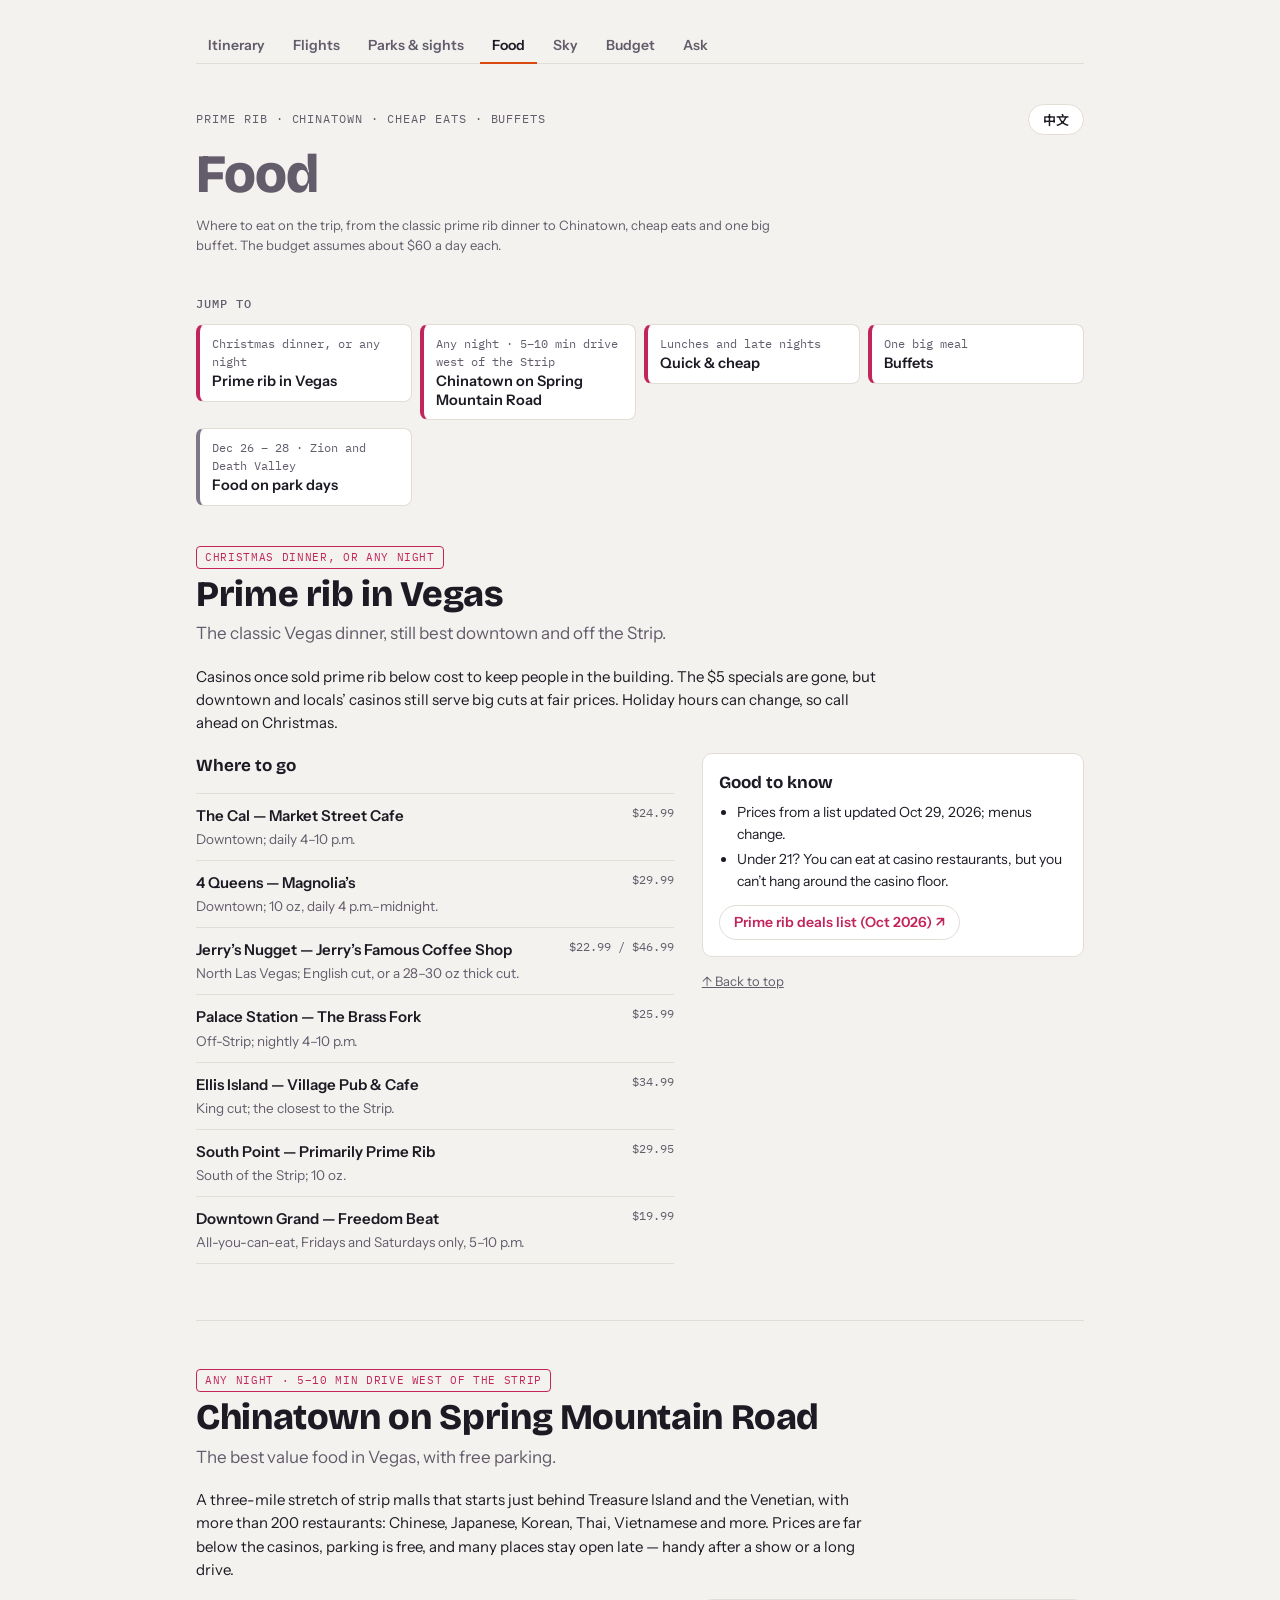
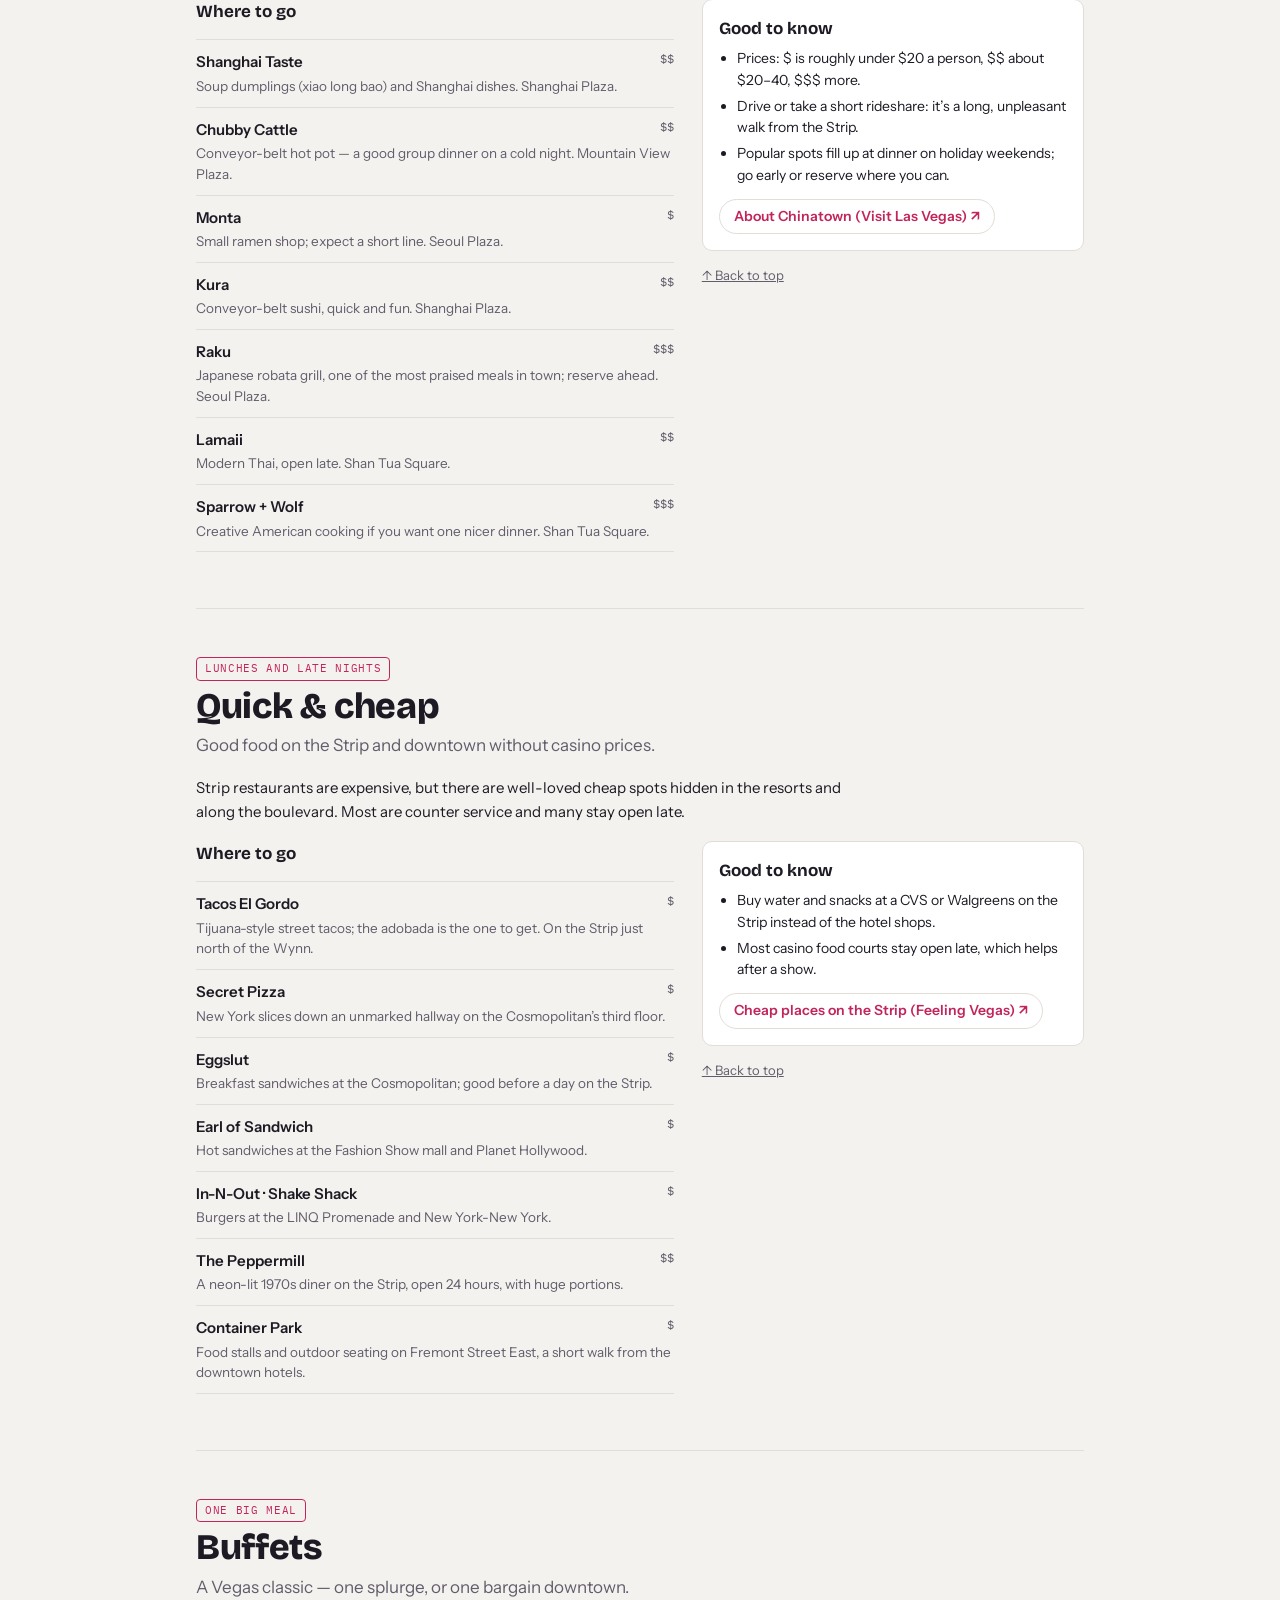
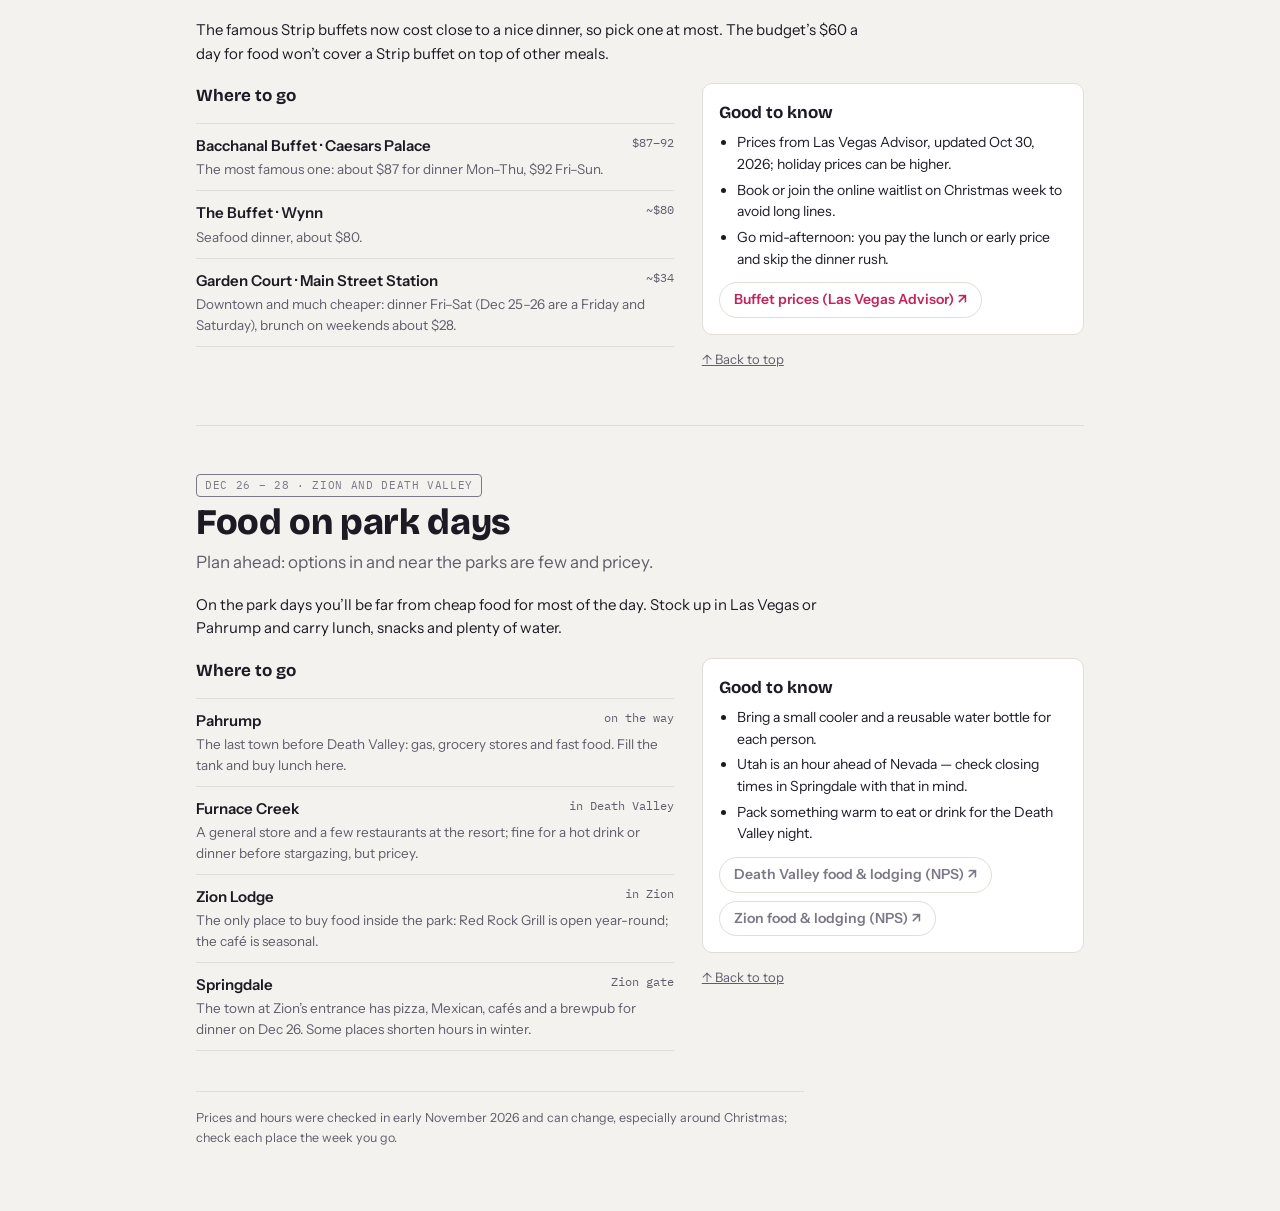
<file: food.html>
<!doctype html>
<html lang="en">
<head>
<meta charset="utf-8">
<meta name="viewport" content="width=device-width, initial-scale=1, viewport-fit=cover">
<meta name="robots" content="noindex">
<meta name="claude:viewport-fit-sides" content="cover">
<title>Las Vegas Food Guide</title>
<link rel="preconnect" href="https://fonts.googleapis.com">
<link rel="preconnect" href="https://fonts.gstatic.com" crossorigin>
<link rel="stylesheet" href="https://fonts.googleapis.com/css2?family=Bricolage+Grotesque:opsz,wght@12..96,600;12..96,800&family=Instrument+Sans:wght@400;500;600&family=IBM+Plex+Mono:wght@500&family=Noto+Sans+SC:wght@400;500;700&display=swap">
<link rel="stylesheet" href="site.css">
<script src="site.js"></script>
<style>
.jump { list-style: none; margin: 0; padding: 0; display: grid; grid-template-columns: repeat(auto-fill, minmax(min(100%, 190px), 1fr)); gap: 8px; }
.jump a { display: flex; flex-direction: column; gap: 1px; text-decoration: none; padding: 10px 12px; border: 1px solid var(--line); border-radius: 8px; background: var(--surface); border-left: 4px solid var(--c); }
.jump a:hover { border-color: var(--c); }
.jump .d { font-family: var(--mono); font-size: 11.5px; color: var(--muted); }
.jump .n { font-weight: 600; font-size: 14.5px; line-height: 1.3; }
.places { display: flex; flex-direction: column; gap: 56px; }
.place { display: flex; flex-direction: column; gap: 18px; scroll-margin-top: 16px; }
.place + .place { border-top: 1px solid var(--line); padding-top: 48px; }
.phead { display: flex; flex-direction: column; gap: 6px; }
.badges { display: flex; flex-wrap: wrap; gap: 6px 10px; align-items: center; }
.when { font-family: var(--mono); font-size: 12px; color: var(--muted); }
.place h2 { font-size: clamp(26px, 4.4vw, 36px); line-height: 1.1; }
.tagline { font-size: 17px; color: var(--muted); margin: 0; max-width: 60ch; }
.about { margin: 0; max-width: 68ch; }
.cols { display: grid; grid-template-columns: minmax(0, 1.25fr) minmax(0, 1fr); gap: 28px; align-items: start; }
.col { display: flex; flex-direction: column; gap: 14px; min-width: 0; }
.stops { list-style: none; margin: 0; padding: 0; display: flex; flex-direction: column; }
.stops li { display: grid; grid-template-columns: minmax(0, 1fr) auto; gap: 2px 12px; padding: 10px 0; border-top: 1px solid var(--line); }
.stops li:last-child { border-bottom: 1px solid var(--line); }
.stops .sn { font-weight: 600; }
.stops .st { font-family: var(--mono); font-size: 11.5px; color: var(--muted); white-space: nowrap; align-self: start; }
.stops .sd { grid-column: 1 / -1; font-size: 13.5px; color: var(--muted); }
.box section { display: flex; flex-direction: column; gap: 6px; }
.extras { display: grid; grid-template-columns: repeat(auto-fit, minmax(min(100%, 260px), 1fr)); gap: 12px; }
.extras h3 a { text-decoration: none; } .extras h3 a:hover { text-decoration: underline; }
.top { font-size: 13px; color: var(--muted); }
@media (max-width: 760px) { .cols { grid-template-columns: minmax(0, 1fr); } }
</style>
</head>
<body>
<div class="wrap" id="top">
  <nav class="pnav" data-i18n-aria="navAria">
    <a data-nav="index.html" href="index.html" data-i18n="navItin"></a>
    <a data-nav="flights.html" href="flights.html" data-i18n="navFlights"></a>
    <a data-nav="parks.html" href="parks.html" data-i18n="navParks"></a>
    <a data-nav="food.html" href="food.html" aria-current="page" data-i18n="navFood"></a>
    <a data-nav="sky.html" href="sky.html" data-i18n="navSky"></a>
    <a data-nav="budget.html" href="budget.html" data-i18n="navBudget"></a>
    <a data-nav="ask.html" href="ask.html" data-i18n="navAsk"></a>
  </nav>

  <header class="top">
    <div class="toprow">
      <div class="eyebrow" data-i18n="eyebrow"></div>
      <button class="lang" id="lang-toggle" type="button"></button>
    </div>
    <h1 data-i18n="h1"></h1>
    <p class="lede" data-i18n="lede"></p>
  </header>

  <section aria-labelledby="jump-title">
    <h2 id="jump-title" class="eyebrow" style="font-family:var(--mono);font-weight:500;font-size:12px;margin-bottom:10px" data-i18n="jumpTitle"></h2>
    <ol class="jump" id="jump"></ol>
  </section>

  <div class="places" id="places"></div>

  <footer class="foot" data-i18n-html="footer"></footer>
</div>

<script>
const IMG = "";
const PLACES = [
  { id:"primerib", cat:"vegas", img:null,
    links:[["Prime rib deals list (Oct 2026)","https://lasvegasthenandnow.com/where-to-find-cheap-prime-rib-in-las-vegas-deals-and-specials/"]],
    en:{ when:"Christmas dinner, or any night", name:"Prime rib in Vegas", tagline:"The classic Vegas dinner, still best downtown and off the Strip.",
      about:"Casinos once sold prime rib below cost to keep people in the building. The $5 specials are gone, but downtown and locals’ casinos still serve big cuts at fair prices. Holiday hours can change, so call ahead on Christmas.",
      stops:[
        ["The Cal — Market Street Cafe","$24.99","Downtown; daily 4–10 p.m."],
        ["4 Queens — Magnolia’s","$29.99","Downtown; 10 oz, daily 4 p.m.–midnight."],
        ["Jerry’s Nugget — Jerry’s Famous Coffee Shop","$22.99 / $46.99","North Las Vegas; English cut, or a 28–30 oz thick cut."],
        ["Palace Station — The Brass Fork","$25.99","Off-Strip; nightly 4–10 p.m."],
        ["Ellis Island — Village Pub & Cafe","$34.99","King cut; the closest to the Strip."],
        ["South Point — Primarily Prime Rib","$29.95","South of the Strip; 10 oz."],
        ["Downtown Grand — Freedom Beat","$19.99","All-you-can-eat, Fridays and Saturdays only, 5–10 p.m."],
      ],
      good:["Prices from a list updated Oct 29, 2026; menus change.","Under 21? You can eat at casino restaurants, but you can’t hang around the casino floor."] },
    zh:{ when:"圣诞晚餐，或任何一晚", name:"拉斯维加斯烤牛肋排", tagline:"经典的拉斯维加斯晚餐，市中心和大道外最划算。",
      about:"以前赌场会亏本卖烤牛肋排，好让客人留在场内。$5的特价已经没有了，但市中心和本地人常去的赌场仍然有分量大、价格公道的牛肋排。节日营业时间可能变动，圣诞节当天先打电话确认。",
      stops:[
        ["The Cal — Market Street Cafe","$24.99","市中心；每天下午4点–晚上10点。"],
        ["4 Queens — Magnolia’s","$29.99","市中心；10盎司，每天下午4点–午夜。"],
        ["Jerry’s Nugget — Jerry’s Famous Coffee Shop","$22.99 / $46.99","北拉斯维加斯；英式薄切，或28–30盎司厚切。"],
        ["Palace Station — The Brass Fork","$25.99","大道外；每晚4–10点。"],
        ["Ellis Island — Village Pub & Cafe","$34.99","国王切；离大道最近。"],
        ["South Point — Primarily Prime Rib","$29.95","大道以南；10盎司。"],
        ["Downtown Grand — Freedom Beat","$19.99","无限量，仅周五周六下午5–10点。"],
      ],
      good:["价格来自2026年10月29日更新的清单；菜单会变。","未满21岁？可以在赌场餐厅吃饭，但不能在赌场区域逗留。"] } },

  { id:"chinatown", cat:"vegas", img:null,
    links:[["About Chinatown (Visit Las Vegas)","https://www.visitlasvegas.com/experience/post/what-to-know-about-las-vegas-chinatown/"]],
    en:{ when:"Any night · 5–10 min drive west of the Strip", name:"Chinatown on Spring Mountain Road", tagline:"The best value food in Vegas, with free parking.",
      about:"A three-mile stretch of strip malls that starts just behind Treasure Island and the Venetian, with more than 200 restaurants: Chinese, Japanese, Korean, Thai, Vietnamese and more. Prices are far below the casinos, parking is free, and many places stay open late — handy after a show or a long drive.",
      stops:[
        ["Shanghai Taste","$$","Soup dumplings (xiao long bao) and Shanghai dishes. Shanghai Plaza."],
        ["Chubby Cattle","$$","Conveyor-belt hot pot — a good group dinner on a cold night. Mountain View Plaza."],
        ["Monta","$","Small ramen shop; expect a short line. Seoul Plaza."],
        ["Kura","$$","Conveyor-belt sushi, quick and fun. Shanghai Plaza."],
        ["Raku","$$$","Japanese robata grill, one of the most praised meals in town; reserve ahead. Seoul Plaza."],
        ["Lamaii","$$","Modern Thai, open late. Shan Tua Square."],
        ["Sparrow + Wolf","$$$","Creative American cooking if you want one nicer dinner. Shan Tua Square."],
      ],
      good:["Prices: $ is roughly under $20 a person, $$ about $20–40, $$$ more.","Drive or take a short rideshare: it’s a long, unpleasant walk from the Strip.","Popular spots fill up at dinner on holiday weekends; go early or reserve where you can."] },
    zh:{ when:"任何一晚 · 大道以西车程5–10分钟", name:"春山路唐人街", tagline:"拉斯维加斯性价比最高的美食，免费停车。",
      about:"从金银岛和威尼斯人背后开始、长约五公里的一串商业广场，有200多家餐厅：中餐、日料、韩餐、泰餐、越南菜等等。价格比赌场里便宜很多，停车免费，很多店开到很晚——看完演出或长途开车回来正好。",
      stops:[
        ["Shanghai Taste（上海滋味）","$$","小笼包和上海菜。上海广场。"],
        ["Chubby Cattle（小肥牛）","$$","回转小火锅——冷天的团体晚餐。Mountain View广场。"],
        ["Monta","$","小拉面店，通常要排一会儿。首尔广场。"],
        ["Kura（藏寿司）","$$","回转寿司，快又好玩。上海广场。"],
        ["Raku","$$$","日式炉端烧，城里口碑最好的餐厅之一；要提前订。首尔广场。"],
        ["Lamaii","$$","新派泰餐，开到很晚。Shan Tua广场。"],
        ["Sparrow + Wolf","$$$","创意美式，想吃一顿好的可以选。Shan Tua广场。"],
      ],
      good:["价格：$ 约每人$20以下，$$ 约$20–40，$$$ 更贵。","开车或打个短途车：从大道走过去很远也不好走。","节日周末晚餐时间热门的店会满；早点去，能订就订。"] } },

  { id:"cheap", cat:"vegas", img:null,
    links:[["Cheap places on the Strip (Feeling Vegas)","https://www.feelingvegas.com/cheap-places-to-eat-las-vegas-strip/"]],
    en:{ when:"Lunches and late nights", name:"Quick & cheap", tagline:"Good food on the Strip and downtown without casino prices.",
      about:"Strip restaurants are expensive, but there are well-loved cheap spots hidden in the resorts and along the boulevard. Most are counter service and many stay open late.",
      stops:[
        ["Tacos El Gordo","$","Tijuana-style street tacos; the adobada is the one to get. On the Strip just north of the Wynn."],
        ["Secret Pizza","$","New York slices down an unmarked hallway on the Cosmopolitan’s third floor."],
        ["Eggslut","$","Breakfast sandwiches at the Cosmopolitan; good before a day on the Strip."],
        ["Earl of Sandwich","$","Hot sandwiches at the Fashion Show mall and Planet Hollywood."],
        ["In-N-Out · Shake Shack","$","Burgers at the LINQ Promenade and New York-New York."],
        ["The Peppermill","$$","A neon-lit 1970s diner on the Strip, open 24 hours, with huge portions."],
        ["Container Park","$","Food stalls and outdoor seating on Fremont Street East, a short walk from the downtown hotels."],
      ],
      good:["Buy water and snacks at a CVS or Walgreens on the Strip instead of the hotel shops.","Most casino food courts stay open late, which helps after a show."] },
    zh:{ when:"午餐和夜宵", name:"快捷便宜", tagline:"在大道和市中心吃得好，又不用付赌场的价钱。",
      about:"大道上的餐厅都贵，但度假村里和大道边藏着一些很受欢迎的便宜小店。大多是柜台点餐，很多开到很晚。",
      stops:[
        ["Tacos El Gordo","$","提华纳风味街头塔可，招牌是adobada（腌烤猪肉）。在大道上永利北边。"],
        ["Secret Pizza","$","纽约式披萨切片，在大都会酒店三楼一条没招牌的走廊尽头。"],
        ["Eggslut","$","大都会酒店里的早餐三明治，逛大道前吃。"],
        ["Earl of Sandwich","$","热三明治，在Fashion Show商场和星球好莱坞。"],
        ["In-N-Out · Shake Shack","$","汉堡，在LINQ步行街和纽约纽约酒店。"],
        ["The Peppermill","$$","大道上霓虹灯装饰的70年代风格餐厅，24小时营业，分量很大。"],
        ["Container Park","$","弗里蒙特街东段的小吃摊和户外座位，从市中心酒店走过去很近。"],
      ],
      good:["在大道上的CVS或Walgreens买水和零食，比酒店商店便宜。","大多数赌场美食广场开到很晚，看完演出正好。"] } },

  { id:"buffets", cat:"vegas", img:null,
    links:[["Buffet prices (Las Vegas Advisor)","https://www.lasvegasadvisor.com/buffet-restaurants/"]],
    en:{ when:"One big meal", name:"Buffets", tagline:"A Vegas classic — one splurge, or one bargain downtown.",
      about:"The famous Strip buffets now cost close to a nice dinner, so pick one at most. The budget’s $60 a day for food won’t cover a Strip buffet on top of other meals.",
      stops:[
        ["Bacchanal Buffet · Caesars Palace","$87–92","The most famous one: about $87 for dinner Mon–Thu, $92 Fri–Sun."],
        ["The Buffet · Wynn","~$80","Seafood dinner, about $80."],
        ["Garden Court · Main Street Station","~$34","Downtown and much cheaper: dinner Fri–Sat (Dec 25–26 are a Friday and Saturday), brunch on weekends about $28."],
      ],
      good:["Prices from Las Vegas Advisor, updated Oct 30, 2026; holiday prices can be higher.","Book or join the online waitlist on Christmas week to avoid long lines.","Go mid-afternoon: you pay the lunch or early price and skip the dinner rush."] },
    zh:{ when:"大吃一顿", name:"自助餐", tagline:"拉斯维加斯经典——大道上奢侈一次，或者市中心捡个便宜。",
      about:"大道上有名的自助餐现在价格接近一顿高档晚餐，最多选一家。预算里每天$60的餐费，如果再加一顿大道自助餐就不够了。",
      stops:[
        ["Bacchanal自助 · 凯撒宫","$87–92","最有名的一家：晚餐周一到周四约$87，周五到周日约$92。"],
        ["The Buffet · 永利","约$80","海鲜晚餐，约$80。"],
        ["Garden Court · Main Street Station","约$34","在市中心，便宜很多：周五周六晚餐（12月25、26日正好是周五周六），周末早午餐约$28。"],
      ],
      good:["价格来自Las Vegas Advisor，2026年10月30日更新；节日期间可能更贵。","圣诞那周最好预订或在网上排队，避免长时间等位。","下午三四点去：付午餐或早场价，还能避开晚餐高峰。"] } },

  { id:"road", cat:"travel", img:null,
    links:[["Death Valley food & lodging (NPS)","https://www.nps.gov/deva/planyourvisit/lodging.htm"],["Zion food & lodging (NPS)","https://www.nps.gov/zion/planyourvisit/lodging.htm"]],
    en:{ when:"Dec 26 – 28 · Zion and Death Valley", name:"Food on park days", tagline:"Plan ahead: options in and near the parks are few and pricey.",
      about:"On the park days you’ll be far from cheap food for most of the day. Stock up in Las Vegas or Pahrump and carry lunch, snacks and plenty of water.",
      stops:[
        ["Pahrump","on the way","The last town before Death Valley: gas, grocery stores and fast food. Fill the tank and buy lunch here."],
        ["Furnace Creek","in Death Valley","A general store and a few restaurants at the resort; fine for a hot drink or dinner before stargazing, but pricey."],
        ["Zion Lodge","in Zion","The only place to buy food inside the park: Red Rock Grill is open year-round; the café is seasonal."],
        ["Springdale","Zion gate","The town at Zion’s entrance has pizza, Mexican, cafés and a brewpub for dinner on Dec 26. Some places shorten hours in winter."],
      ],
      good:["Bring a small cooler and a reusable water bottle for each person.","Utah is an hour ahead of Nevada — check closing times in Springdale with that in mind.","Pack something warm to eat or drink for the Death Valley night."] },
    zh:{ when:"12月26–28日 · 锡安和死亡谷", name:"公园日怎么吃", tagline:"提前准备：公园里和附近吃饭的地方少而且贵。",
      about:"公园那几天，大部分时间离便宜的吃的都很远。在拉斯维加斯或帕朗提前买好，带上午饭、零食和足够的水。",
      stops:[
        ["帕朗（Pahrump）","路上","去死亡谷前最后一个镇：加油、超市和快餐。在这里加满油、买午饭。"],
        ["火炉溪","死亡谷内","度假村里有杂货店和几家餐厅；喝点热的或观星前吃晚饭可以，但比较贵。"],
        ["锡安小屋（Zion Lodge）","锡安内","公园里唯一能买吃的地方：Red Rock Grill全年营业，咖啡馆只在旺季开。"],
        ["斯普林代尔","锡安入口","锡安门口的小镇有披萨、墨西哥菜、咖啡馆和精酿餐吧，12月26日晚饭在这里吃。冬天有些店营业时间会缩短。"],
      ],
      good:["带个小保温箱，每人一个水瓶。","犹他州比内华达早一小时——看斯普林代尔餐厅关门时间时要注意。","死亡谷看星星那晚带点热的吃的或喝的。"] } },
];

const UI = {
  en: {
    docTitle: "Las Vegas Food Guide",
    eyebrow: "Prime rib · Chinatown · cheap eats · buffets",
    h1: "Food",
    lede: "Where to eat on the trip, from the classic prime rib dinner to Chinatown, cheap eats and one big buffet. The budget assumes about $60 a day each.",
    jumpTitle: "Jump to",
    hStops: "Where to go", hGood: "Good to know", photo: "Photo", top: "Back to top",
    footer: "Prices and hours were checked in early November 2026 and can change, especially around Christmas; check each place the week you go.",
  },
  zh: {
    docTitle: "拉斯维加斯美食指南",
    eyebrow: "烤牛肋排 · 唐人街 · 平价美食 · 自助餐",
    h1: "美食",
    lede: "这次旅行在哪吃：从经典的烤牛肋排晚餐，到唐人街、平价小吃和一顿大自助餐。预算按每人每天约$60算。",
    jumpTitle: "跳到",
    hStops: "推荐去处", hGood: "须知", photo: "照片", top: "回到顶部",
    footer: "价格和营业时间于2026年11月初查询，可能变化，圣诞前后尤其如此；出发那周请再确认。",
  },
};
const ORDER = ["primerib","chinatown","cheap","buffets","road"];
const esc = Site.esc;
function render(t, lang) {
  const list = ORDER.map(id => PLACES.find(p => p.id === id));
  document.getElementById("jump").innerHTML = list.map(p => `<li class="c-${p.cat}"><a href="#${p.id}"><span class="d">${esc(p[lang].when)}</span><span class="n">${esc(p[lang].name)}</span></a></li>`).join("");
  document.getElementById("places").innerHTML = list.map(p => {
    const c = p[lang];
    const photo = p.img ? `<figure class="photo"><div class="frame"><img src="${IMG + p.img}" alt="${esc(c.name)}" loading="lazy" style="object-position:${p.pos}" onerror="this.closest('figure').classList.add('noimg')"><div class="ph" aria-hidden="true">${esc(c.name)}</div></div><figcaption>${t.photo}: <a href="${p.credit.page}" target="_blank" rel="noopener">${esc(p.credit.by)}</a>, <a href="${p.credit.licUrl}" target="_blank" rel="noopener">${p.credit.lic}</a>, via Wikimedia Commons</figcaption></figure>` : "";
    return `<article class="place c-${p.cat}" id="${p.id}" aria-labelledby="${p.id}-h">
      ${photo}
      <div class="phead"><div class="badges"><span class="tag">${esc(c.when)}</span></div><h2 id="${p.id}-h">${esc(c.name)}</h2><p class="tagline">${esc(c.tagline)}</p></div>
      <p class="about">${esc(c.about)}</p>
      <div class="cols">
        <div class="col"><h3>${t.hStops}</h3><ul class="stops">${c.stops.map(([n, tm, d]) => `<li><span class="sn">${esc(n)}</span><span class="st">${esc(tm)}</span><span class="sd">${esc(d)}</span></li>`).join("")}</ul></div>
        <div class="col">
          <div class="box"><section><h3>${t.hGood}</h3><ul>${c.good.map(g => `<li>${esc(g)}</li>`).join("")}</ul></section>
            <div class="links">${p.links.map(([l, u]) => `<a class="official" href="${u}" target="_blank" rel="noopener">${esc(l)} ↗</a>`).join("")}</div></div>
          <a class="top" href="#top">↑ ${t.top}</a>
        </div>
      </div>
    </article>`;
  }).join("");
}
Site.init(UI, render);
const target = location.hash.slice(1);
if (target && PLACES.some(p => p.id === target)) requestAnimationFrame(() => document.getElementById(target).scrollIntoView({ block: "start" }));
</script>
</body>
</html>
</file>
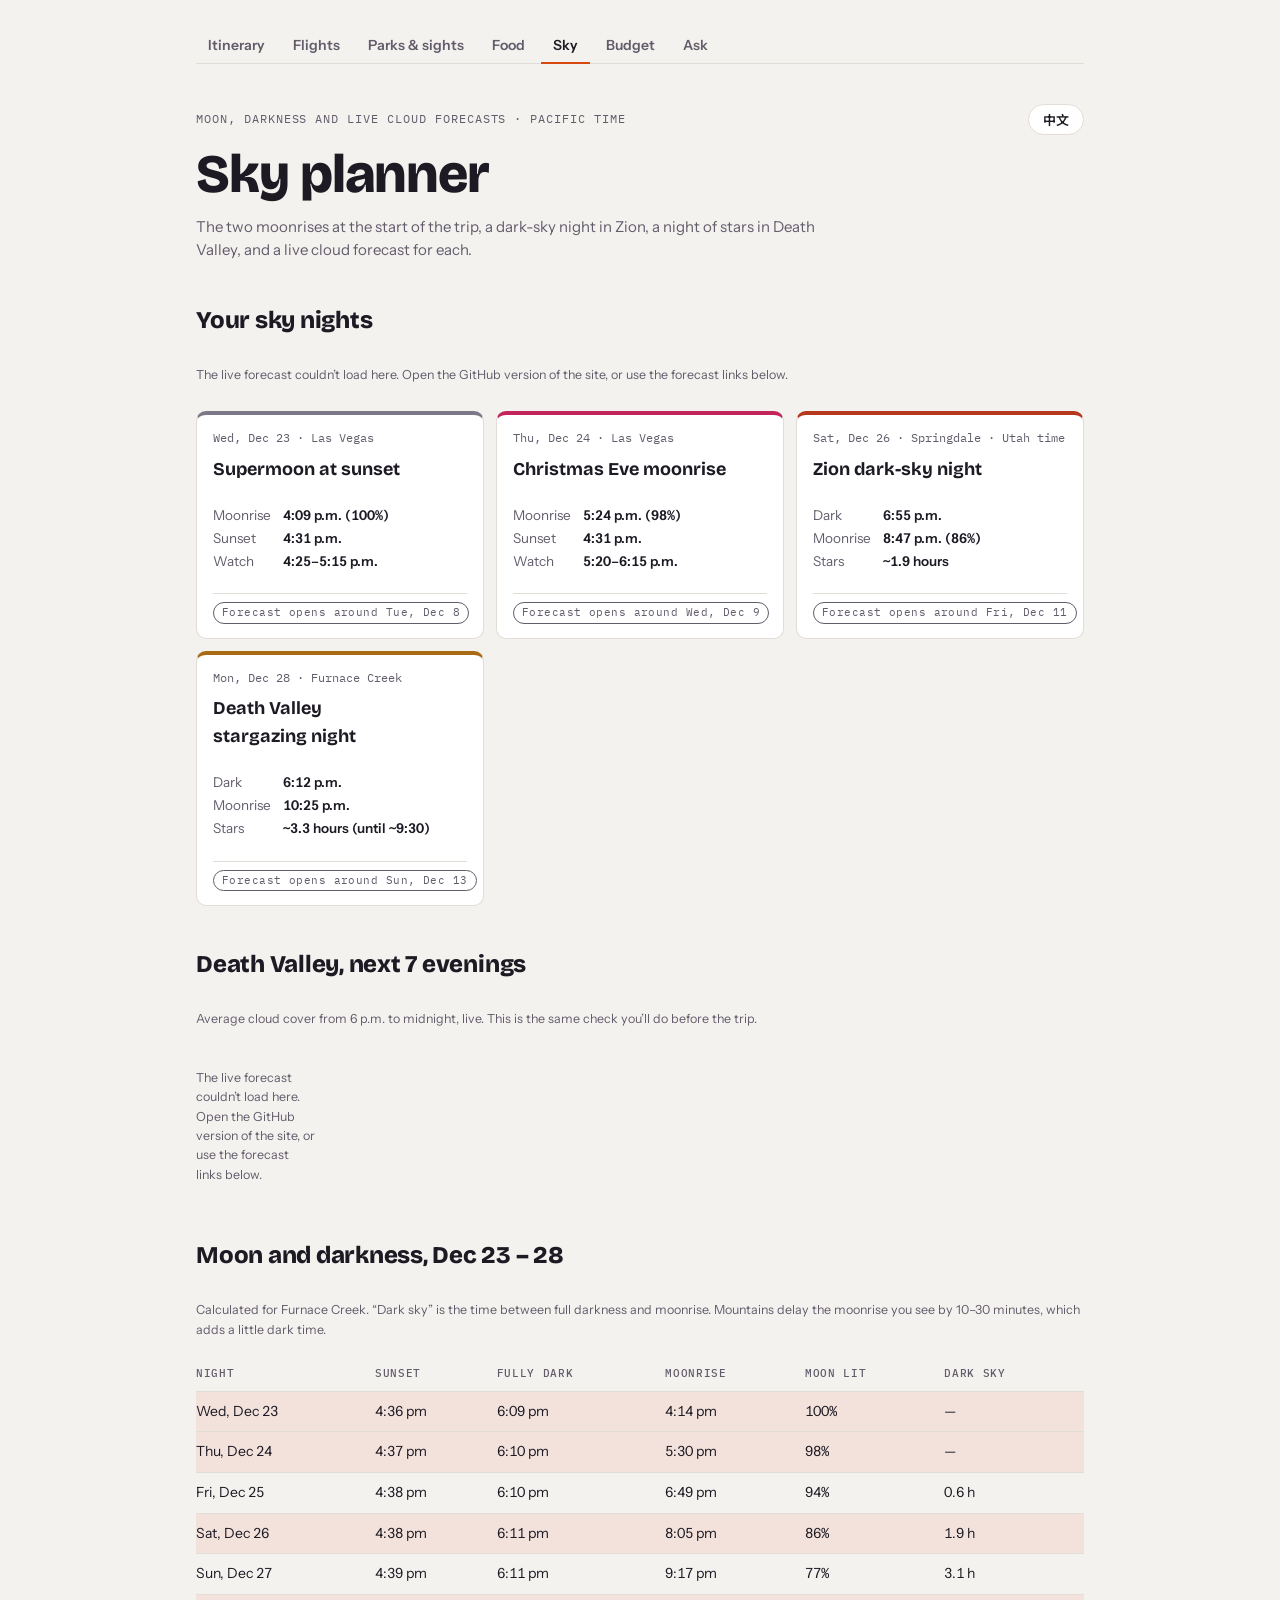
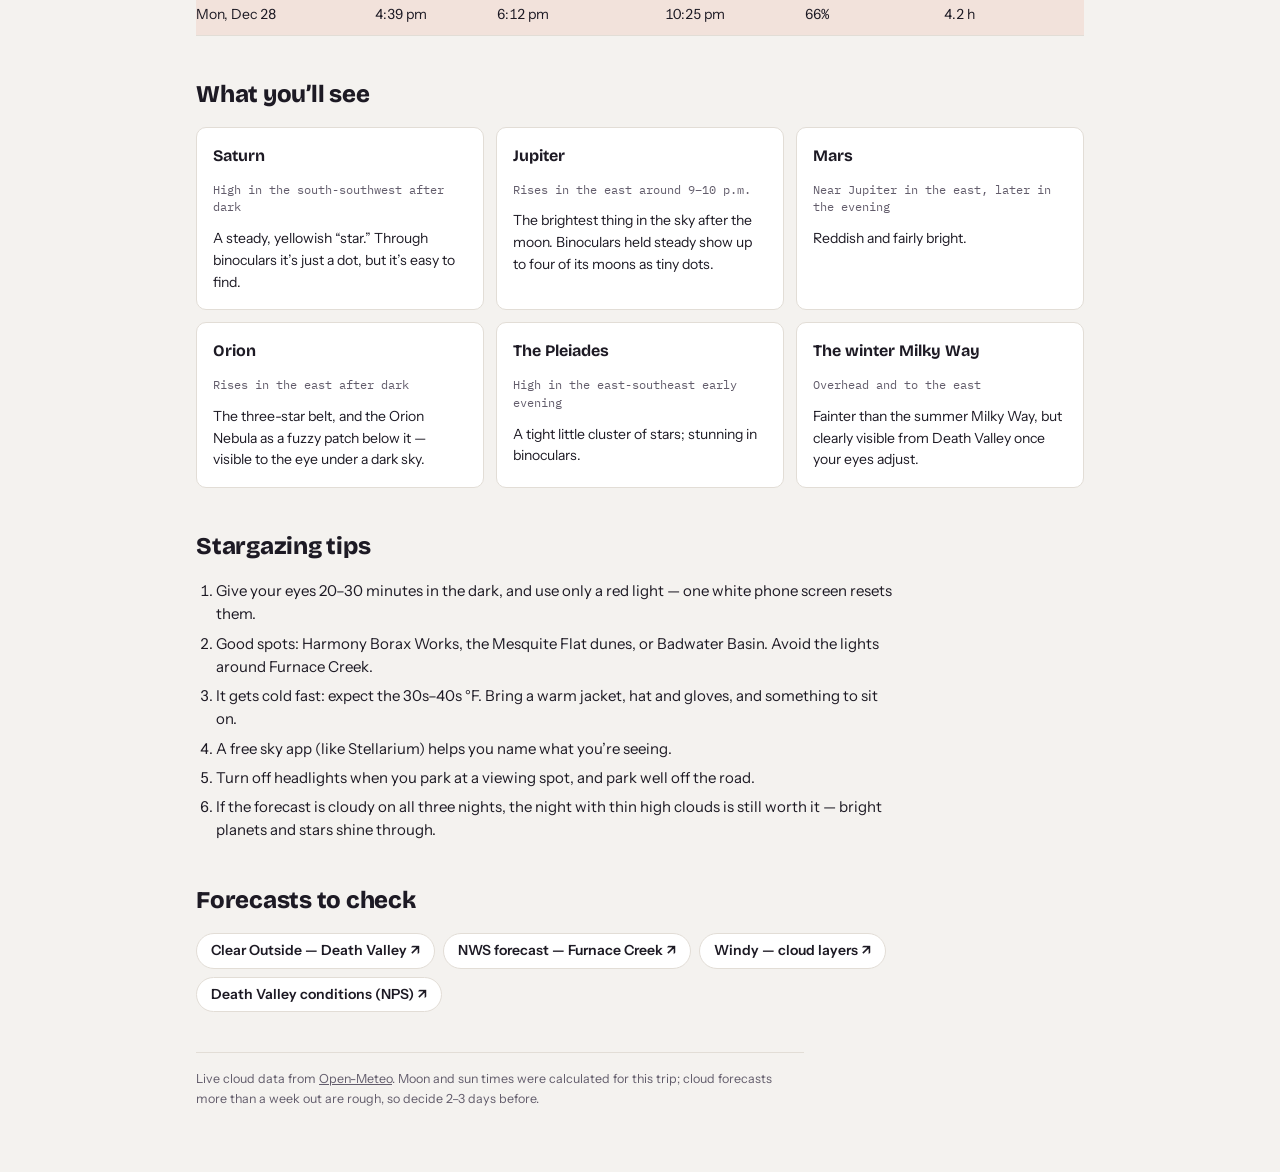
<file: sky.html>
<!doctype html>
<html lang="en">
<head>
<meta charset="utf-8">
<meta name="viewport" content="width=device-width, initial-scale=1, viewport-fit=cover">
<meta name="robots" content="noindex">
<meta name="claude:viewport-fit-sides" content="cover">
<title>Las Vegas Sky Planner</title>
<link rel="preconnect" href="https://fonts.googleapis.com">
<link rel="preconnect" href="https://fonts.gstatic.com" crossorigin>
<link rel="stylesheet" href="https://fonts.googleapis.com/css2?family=Bricolage+Grotesque:opsz,wght@12..96,600;12..96,800&family=Instrument+Sans:wght@400;500;600&family=IBM+Plex+Mono:wght@500&family=Noto+Sans+SC:wght@400;500;700&display=swap">
<link rel="stylesheet" href="site.css">
<script src="site.js"></script>
<style>
.nights { display: grid; grid-template-columns: repeat(auto-fit, minmax(min(100%, 250px), 1fr)); gap: 12px; }
.night { background: var(--surface); border: 1px solid var(--line); border-top: 4px solid var(--c); border-radius: 10px; padding: 14px 16px; display: flex; flex-direction: column; gap: 8px; }
.night .nd { font-family: var(--mono); font-size: 12px; color: var(--muted); }
.night h3 { font-size: 18px; }
.night .nk { display: grid; grid-template-columns: auto 1fr; gap: 2px 12px; font-size: 13.5px; }
.night .nk dt { color: var(--muted); }
.night .nk dd { margin: 0; font-variant-numeric: tabular-nums; font-weight: 600; }
.cloud { display: flex; flex-direction: column; gap: 4px; border-top: 1px solid var(--line); padding-top: 8px; font-size: 13.5px; }
.cloud .row { display: flex; align-items: center; gap: 8px; flex-wrap: wrap; }
.pill { font-family: var(--mono); font-size: 11px; letter-spacing: .04em; padding: 1px 8px; border-radius: 999px; border: 1px solid currentColor; white-space: nowrap; }
.pill.good { color: var(--good); } .pill.warn { color: var(--warn); } .pill.bad { color: var(--bad); } .pill.na { color: var(--muted); } .pill.best { color: var(--accent); }
.cbar { height: 6px; border-radius: 3px; background: var(--line); overflow: hidden; }
.cbar span { display: block; height: 100%; background: var(--muted); }
.small { font-size: 12.5px; color: var(--muted); }
.outlook { display: grid; grid-template-columns: repeat(7, minmax(0, 1fr)); gap: 6px; }
.oday { background: var(--surface); border: 1px solid var(--line); border-radius: 8px; padding: 8px; display: flex; flex-direction: column; gap: 6px; align-items: center; font-size: 12px; text-align: center; min-width: 0; }
.oday .ov { font-family: var(--display); font-weight: 800; font-size: 18px; font-variant-numeric: tabular-nums; }
.oday .ocol { width: 100%; height: 48px; background: var(--line); border-radius: 4px; position: relative; overflow: hidden; }
.oday .ocol span { position: absolute; left: 0; right: 0; bottom: 0; background: var(--c-sky); opacity: .75; }
@media (max-width: 560px) { .outlook { grid-template-columns: repeat(4, minmax(0, 1fr)); } }
.sights { display: grid; grid-template-columns: repeat(auto-fit, minmax(min(100%, 250px), 1fr)); gap: 12px; }
.sight h3 { font-size: 16px; }
.sight .k { font-family: var(--mono); font-size: 11.5px; color: var(--muted); }
ol.tips { margin: 0; padding-left: 20px; display: flex; flex-direction: column; gap: 6px; max-width: 70ch; }
</style>
</head>
<body>
<div class="wrap">
  <nav class="pnav" data-i18n-aria="navAria">
    <a data-nav="index.html" href="index.html" data-i18n="navItin"></a>
    <a data-nav="flights.html" href="flights.html" data-i18n="navFlights"></a>
    <a data-nav="parks.html" href="parks.html" data-i18n="navParks"></a>
    <a data-nav="food.html" href="food.html" data-i18n="navFood"></a>
    <a data-nav="sky.html" href="sky.html" aria-current="page" data-i18n="navSky"></a>
    <a data-nav="budget.html" href="budget.html" data-i18n="navBudget"></a>
    <a data-nav="ask.html" href="ask.html" data-i18n="navAsk"></a>
  </nav>

  <header class="top">
    <div class="toprow">
      <div class="eyebrow" data-i18n="eyebrow"></div>
      <button class="lang" id="lang-toggle" type="button"></button>
    </div>
    <h1 data-i18n="h1"></h1>
    <p class="lede" data-i18n="lede"></p>
  </header>

  <section class="block" aria-labelledby="nights-title">
    <div class="sechead"><h2 id="nights-title" data-i18n="nightsTitle"></h2><span class="meta" id="updated"></span></div>
    <p class="small" id="fc-status" role="status"></p>
    <div class="nights" id="nights"></div>
  </section>

  <section class="block c-sky" aria-labelledby="outlook-title">
    <h2 id="outlook-title" data-i18n="outlookTitle"></h2>
    <p class="small" data-i18n="outlookLede"></p>
    <div class="outlook" id="outlook"></div>
  </section>

  <section class="block" aria-labelledby="moon-title">
    <h2 id="moon-title" data-i18n="moonTitle"></h2>
    <p class="small" data-i18n="moonLede"></p>
    <div class="tablewrap"><table class="t"><thead><tr id="moon-head"></tr></thead><tbody id="moon-rows"></tbody></table></div>
  </section>

  <section class="block" aria-labelledby="see-title">
    <h2 id="see-title" data-i18n="seeTitle"></h2>
    <div class="sights" id="sights"></div>
  </section>

  <section class="block" aria-labelledby="tips-title">
    <h2 id="tips-title" data-i18n="tipsTitle"></h2>
    <ol class="tips" id="tips"></ol>
  </section>

  <section class="block" aria-labelledby="links-title">
    <h2 id="links-title" data-i18n="linksTitle"></h2>
    <div class="links" id="links"></div>
  </section>

  <footer class="foot" data-i18n-html="footer"></footer>
</div>

<script>
const PTS = { vegas:[36.1147,-115.1728], dv:[36.4618,-116.8650], zion:[37.1889,-112.9986] };
const API = "https://api.open-meteo.com/v1/forecast?latitude=" + Object.values(PTS).map(p => p[0]).join(",") + "&longitude=" + Object.values(PTS).map(p => p[1]).join(",") + "&hourly=cloud_cover,cloud_cover_high&timezone=America%2FLos_Angeles&forecast_days=16";
const CACHE_KEY = "vegas-sky-cache-v3", CACHE_MS = 60 * 60 * 1000;

// Calculated for Furnace Creek (Pacific Time), flat horizon.
const MOON = [
  ["2026-12-23","4:36","6:09","4:14 pm",100,0],
  ["2026-12-24","4:37","6:10","5:30 pm",98,0],
  ["2026-12-25","4:38","6:10","6:49 pm",94,0.6],
  ["2026-12-26","4:38","6:11","8:05 pm",86,1.9],
  ["2026-12-27","4:39","6:11","9:17 pm",77,3.1],
  ["2026-12-28","4:39","6:12","10:25 pm",66,4.2],
];
const NIGHTS = [
  { date:"2026-12-23", pt:"vegas", hours:[16,17,18], cat:"travel", kind:"moon" },
  { date:"2026-12-24", pt:"vegas", hours:[17,18,19], cat:"vegas", kind:"moon" },
  // Springdale is on Utah time; forecast hours are Pacific, so 18–19 PT = 7–9 p.m. Utah, between dark and moonrise.
  { date:"2026-12-26", pt:"zion", hours:[18,19], cat:"zion", kind:"zion" },
  // Stargazing from full dark until about 9:30 p.m., before driving back to Vegas.
  { date:"2026-12-28", pt:"dv", hours:[18,19,20,21], cat:"dv", kind:"stars", dark:3.3 },
];

const UI = {
  en: {
    docTitle: "Las Vegas Sky Planner",
    eyebrow: "Moon, darkness and live cloud forecasts · Pacific Time",
    h1: "Sky planner",
    lede: "The two moonrises at the start of the trip, a dark-sky night in Zion, a night of stars in Death Valley, and a live cloud forecast for each.",
    nightsTitle: "Your sky nights",
    loading: "Loading the live cloud forecast…",
    fail: "The live forecast couldn’t load here. Open the GitHub version of the site, or use the forecast links below.",
    updated: s => `Live forecast · updated ${s}`,
    nights: {
      "2026-12-23": { title:"Supermoon at sunset", place:"Las Vegas", rows:[["Moonrise","4:09 p.m. (100%)"],["Sunset","4:31 p.m."],["Watch","4:25–5:15 p.m."]] },
      "2026-12-24": { title:"Christmas Eve moonrise", place:"Las Vegas", rows:[["Moonrise","5:24 p.m. (98%)"],["Sunset","4:31 p.m."],["Watch","5:20–6:15 p.m."]] },
      "2026-12-26": { title:"Zion dark-sky night", place:"Springdale · Utah time", rows:[["Dark","6:55 p.m."],["Moonrise","8:47 p.m. (86%)"],["Stars","~1.9 hours"]] },
      "2026-12-28": { title:"Death Valley stargazing night", place:"Furnace Creek", rows:[["Dark","6:12 p.m."],["Moonrise","10:25 p.m."],["Stars","~3.3 hours (until ~9:30)"]] },
    },
    dayLabel: d => new Date(d + "T12:00:00").toLocaleDateString("en-US", { weekday:"short", month:"short", day:"numeric" }),
    cloudLabel: "Cloud cover", highLabel: "high clouds",
    rating: { good:"Clear", ok:"Mostly clear", warn:"Partly cloudy", bad:"Cloudy" },
    opens: d => `Forecast opens around ${d}`,
    rough: "rough — more than a week out",
    best: "Best bet",
    outlookTitle: "Death Valley, next 7 evenings",
    outlookLede: "Average cloud cover from 6 p.m. to midnight, live. This is the same check you’ll do before the trip.",
    moonTitle: "Moon and darkness, Dec 23 – 28",
    moonLede: "Calculated for Furnace Creek. “Dark sky” is the time between full darkness and moonrise. Mountains delay the moonrise you see by 10–30 minutes, which adds a little dark time.",
    moonHead: ["Night","Sunset","Fully dark","Moonrise","Moon lit","Dark sky"],
    seeTitle: "What you’ll see",
    sights: [
      ["Saturn","High in the south-southwest after dark","A steady, yellowish “star.” Through binoculars it’s just a dot, but it’s easy to find."],
      ["Jupiter","Rises in the east around 9–10 p.m.","The brightest thing in the sky after the moon. Binoculars held steady show up to four of its moons as tiny dots."],
      ["Mars","Near Jupiter in the east, later in the evening","Reddish and fairly bright."],
      ["Orion","Rises in the east after dark","The three-star belt, and the Orion Nebula as a fuzzy patch below it — visible to the eye under a dark sky."],
      ["The Pleiades","High in the east-southeast early evening","A tight little cluster of stars; stunning in binoculars."],
      ["The winter Milky Way","Overhead and to the east","Fainter than the summer Milky Way, but clearly visible from Death Valley once your eyes adjust."],
    ],
    tipsTitle: "Stargazing tips",
    tips: [
      "Give your eyes 20–30 minutes in the dark, and use only a red light — one white phone screen resets them.",
      "Good spots: Harmony Borax Works, the Mesquite Flat dunes, or Badwater Basin. Avoid the lights around Furnace Creek.",
      "It gets cold fast: expect the 30s–40s °F. Bring a warm jacket, hat and gloves, and something to sit on.",
      "A free sky app (like Stellarium) helps you name what you’re seeing.",
      "Turn off headlights when you park at a viewing spot, and park well off the road.",
      "If the forecast is cloudy on all three nights, the night with thin high clouds is still worth it — bright planets and stars shine through.",
    ],
    linksTitle: "Forecasts to check",
    footer: "Live cloud data from <a href=\"https://open-meteo.com/\">Open-Meteo</a>. Moon and sun times were calculated for this trip; cloud forecasts more than a week out are rough, so decide 2–3 days before.",
  },
  zh: {
    docTitle: "拉斯维加斯星空计划",
    eyebrow: "月亮、天黑时间与实时云量预报 · 太平洋时间",
    h1: "星空计划",
    lede: "行程开头的两次月出、锡安的暗夜星空、死亡谷的观星夜，以及每一晚的实时云量预报。",
    nightsTitle: "你们的星空之夜",
    loading: "正在加载实时云量预报…",
    fail: "这里无法加载实时预报。请打开GitHub版本的网站，或使用下方的预报链接。",
    updated: s => `实时预报 · 更新于 ${s}`,
    nights: {
      "2026-12-23": { title:"日落时的超级月亮", place:"拉斯维加斯", rows:[["月出","下午4:09（100%）"],["日落","下午4:31"],["观看","下午4:25–5:15"]] },
      "2026-12-24": { title:"平安夜月出", place:"拉斯维加斯", rows:[["月出","下午5:24（98%）"],["日落","下午4:31"],["观看","下午5:20–6:15"]] },
      "2026-12-26": { title:"锡安暗夜星空", place:"斯普林代尔 · 犹他州时间", rows:[["天黑","晚上6:55"],["月出","晚上8:47（86%）"],["星空","约1.9小时"]] },
      "2026-12-28": { title:"死亡谷观星夜", place:"火炉溪", rows:[["天黑","晚上6:12"],["月出","晚上10:25"],["星空","约3.3小时（到9:30左右）"]] },
    },
    dayLabel: d => new Date(d + "T12:00:00").toLocaleDateString("zh-CN", { weekday:"short", month:"long", day:"numeric" }),
    cloudLabel: "云量", highLabel: "高云",
    rating: { good:"晴朗", ok:"大致晴朗", warn:"多云间晴", bad:"多云" },
    opens: d => `约${d}开始有预报`,
    rough: "仅供参考——还有一周以上",
    best: "最佳选择",
    outlookTitle: "死亡谷未来7个晚上",
    outlookLede: "晚上6点到午夜的平均云量，实时更新。出发前你们要做的就是这样的检查。",
    moonTitle: "月亮与天黑时间，12月23–28日",
    moonLede: "按火炉溪计算。“暗夜时长”是从完全天黑到月出的时间。山会让实际看到的月出晚10–30分钟，暗夜时间会稍微多一点。",
    moonHead: ["日期","日落","完全天黑","月出","月亮亮度","暗夜时长"],
    seeTitle: "能看到什么",
    sights: [
      ["土星","天黑后在南–西南方高空","一颗稳定、偏黄的“星”。双筒望远镜里只是一个点，但很好找。"],
      ["木星","约晚上9–10点从东方升起","除了月亮外天空中最亮的天体。双筒望远镜拿稳了能看到最多四颗卫星的小亮点。"],
      ["火星","较晚时在东方，靠近木星","偏红，相当亮。"],
      ["猎户座","天黑后从东方升起","三颗星组成的腰带，下方是猎户座大星云——暗夜下肉眼可见一团模糊的光。"],
      ["昴星团","傍晚在东–东南方高处","一小团紧凑的星；用双筒望远镜看非常美。"],
      ["冬季银河","头顶偏东","比夏季银河暗，但在死亡谷眼睛适应后可以清楚看到。"],
    ],
    tipsTitle: "观星小贴士",
    tips: [
      "让眼睛在黑暗中适应20–30分钟，只用红光——看一眼白色手机屏幕就要重新适应。",
      "好地点：哈莫尼硼砂厂、梅斯基特平原沙丘或恶水盆地。避开火炉溪附近的灯光。",
      "会很快变冷：大约0–9°C。带厚外套、帽子、手套和坐垫。",
      "免费的星空App（比如Stellarium）可以帮你认出看到的东西。",
      "到观景点停车后关掉车灯，车停得离路远一点。",
      "如果三晚预报都有云，有薄薄高云的那晚仍然值得去——亮的行星和恒星能透过来。",
    ],
    linksTitle: "可以查看的预报",
    footer: "实时云量数据来自<a href=\"https://open-meteo.com/\">Open-Meteo</a>。月亮和太阳时间为本次行程计算；一周以上的云量预报只是粗略参考，出发前2–3天再决定。",
  },
};
const LINKS = [
  ["Clear Outside — Death Valley","https://clearoutside.com/forecast/36.46/-116.87"],
  ["NWS forecast — Furnace Creek","https://forecast.weather.gov/MapClick.php?lat=36.46&lon=-116.87"],
  ["Windy — cloud layers","https://www.windy.com/36.46/-116.87?clouds,36.46,-116.87,8"],
  ["Death Valley conditions (NPS)","https://www.nps.gov/deva/planyourvisit/conditions.htm"],
];

const esc = Site.esc;
let fc = null, fcState = "loading", fcAt = null;

function ratingOf(v) { return v < 15 ? "good" : v < 35 ? "ok" : v < 65 ? "warn" : "bad"; }
const cls = { good:"good", ok:"good", warn:"warn", bad:"bad" };
function avgFor(pt, date, hours) {
  if (!fc || !fc[pt]) return null;
  const { time, cloud_cover, cloud_cover_high } = fc[pt];
  const idx = hours.map(h => time.indexOf(`${date}T${String(h).padStart(2, "0")}:00`)).filter(i => i >= 0);
  if (idx.length < hours.length) return null;
  const a = arr => Math.round(idx.reduce((s, i) => s + (arr[i] ?? 0), 0) / idx.length);
  return { all: a(cloud_cover), high: a(cloud_cover_high) };
}
const todayPT = () => new Intl.DateTimeFormat("en-CA", { timeZone: "America/Los_Angeles" }).format(new Date());
const addDays = (d, n) => { const x = new Date(d + "T12:00:00Z"); x.setUTCDate(x.getUTCDate() + n); return x.toISOString().slice(0, 10); };
const daysBetween = (a, b) => Math.round((new Date(b + "T12:00:00Z") - new Date(a + "T12:00:00Z")) / 864e5);

function render(t, lang) {
  const st = document.getElementById("fc-status");
  st.hidden = fcState === "ok"; st.textContent = fcState === "loading" ? t.loading : t.fail;
  document.getElementById("updated").textContent = fcState === "ok" && fcAt ? t.updated(fcAt.toLocaleString(lang === "zh" ? "zh-CN" : "en-US", { month:"short", day:"numeric", hour:"numeric", minute:"2-digit" })) : "";

  const today = todayPT();
  const dvAvgs = NIGHTS.filter(n => n.kind === "stars").map(n => ({ n, a: avgFor(n.pt, n.date, n.hours) })).filter(x => x.a);
  let best = null;
  if (dvAvgs.length > 1) best = dvAvgs.reduce((b, x) => (x.a.all < b.a.all - 5 || (Math.abs(x.a.all - b.a.all) <= 5 && x.n.dark > b.n.dark)) ? x : b).n.date;

  document.getElementById("nights").innerHTML = NIGHTS.map(n => {
    const c = t.nights[n.date], a = avgFor(n.pt, n.date, n.hours);
    let cloud;
    if (a) {
      const r = ratingOf(a.all), ahead = daysBetween(today, n.date);
      cloud = `<div class="row"><span>${t.cloudLabel}: <b>${a.all}%</b></span><span class="pill ${cls[r]}">${t.rating[r]}</span>${best === n.date ? `<span class="pill best">★ ${t.best}</span>` : ""}</div>
        <div class="cbar" aria-hidden="true"><span style="width:${a.all}%"></span></div>
        <span class="small">${a.high}% ${t.highLabel}${ahead > 7 ? " · " + t.rough : ""}</span>`;
    } else {
      cloud = `<div class="row"><span class="pill na">${esc(t.opens(t.dayLabel(addDays(n.date, -15))))}</span></div>`;
    }
    return `<div class="night c-${n.cat}"><span class="nd">${esc(t.dayLabel(n.date))} · ${esc(c.place)}</span><h3>${esc(c.title)}</h3>
      <dl class="nk">${c.rows.map(([k, v]) => `<dt>${esc(k)}</dt><dd>${esc(v)}</dd>`).join("")}</dl>
      <div class="cloud">${cloud}</div></div>`;
  }).join("");

  const out = document.getElementById("outlook");
  if (fc && fc.dv) {
    out.innerHTML = Array.from({ length: 7 }, (_, i) => addDays(today, i)).map(d => {
      const a = avgFor("dv", d, [18,19,20,21,22,23]);
      const v = a ? a.all : null;
      return `<div class="oday"><span>${esc(t.dayLabel(d))}</span><div class="ocol" aria-hidden="true"><span style="height:${v ?? 0}%"></span></div><span class="ov">${v == null ? "–" : v + "%"}</span>${v == null ? "" : `<span class="pill ${cls[ratingOf(v)]}">${t.rating[ratingOf(v)]}</span>`}</div>`;
    }).join("");
  } else {
    out.innerHTML = `<p class="small">${esc(fcState === "loading" ? t.loading : t.fail)}</p>`;
  }

  document.getElementById("moon-head").innerHTML = t.moonHead.map(h => `<th>${esc(h)}</th>`).join("");
  document.getElementById("moon-rows").innerHTML = MOON.map(([d, ss, dk, mr, pct, hrs]) => {
    const hl = ["2026-12-23","2026-12-24","2026-12-26","2026-12-28"].includes(d);
    return `<tr class="${hl ? "hl" : ""}"><td>${esc(t.dayLabel(d))}</td><td>${ss} pm</td><td>${dk} pm</td><td>${mr}</td><td>${pct}%</td><td>${hrs ? hrs.toFixed(1) + " h" : "—"}</td></tr>`;
  }).join("");

  document.getElementById("sights").innerHTML = t.sights.map(([n, k, d]) => `<div class="box sight"><h3>${esc(n)}</h3><span class="k">${esc(k)}</span><p>${esc(d)}</p></div>`).join("");
  document.getElementById("tips").innerHTML = t.tips.map(x => `<li>${esc(x)}</li>`).join("");
  document.getElementById("links").innerHTML = LINKS.map(([l, u]) => `<a href="${u}" target="_blank" rel="noopener">${esc(l)} ↗</a>`).join("");
}

const page = Site.init(UI, render);

(async () => {
  try {
    const c = JSON.parse(Site.store.get(CACHE_KEY) || "null");
    if (c && Date.now() - c.t < CACHE_MS && c.data) { fc = c.data; fcAt = new Date(c.t); fcState = "ok"; page.rerender(); return; }
  } catch (e) {}
  try {
    const ctrl = new AbortController(); const timer = setTimeout(() => ctrl.abort(), 12000);
    const r = await fetch(API, { signal: ctrl.signal }); clearTimeout(timer);
    if (!r.ok) throw new Error("HTTP " + r.status);
    const j = await r.json();
    const arr = Array.isArray(j) ? j : [j];
    const keys = Object.keys(PTS);
    fc = {}; arr.forEach((loc, i) => { fc[keys[i]] = { time: loc.hourly.time, cloud_cover: loc.hourly.cloud_cover, cloud_cover_high: loc.hourly.cloud_cover_high }; });
    fcAt = new Date(); fcState = "ok";
    Site.store.set(CACHE_KEY, JSON.stringify({ t: Date.now(), data: fc }));
  } catch (e) { fcState = "fail"; }
  page.rerender();
})();
</script>
</body>
</html>
</file>
<file: site.css>
/* Las Vegas trip — shared styles. Same system as the Orlando site, with a desert palette for the categories. */
:root {
  color-scheme: light;
  --bg: #f4f2ef;
  --surface: #ffffff;
  --ink: #1d1a24;
  --muted: #625c6b;
  --line: #e2ddd6;
  --accent: #d9480f;
  --c-vegas: #c2255c;
  --c-mead: #2c5bcc;
  --c-zion: #b5381f;
  --c-dv: #a86a12;
  --c-flex: #2f8a58;
  --c-travel: #7d7887;
  --c-sky: #5a4fcf;
  --on-cat: #ffffff;
  --good: #2f8a58;
  --warn: #a86a12;
  --bad: #b5381f;
  --display: "Bricolage Grotesque", "Noto Sans SC", "PingFang SC", "Microsoft YaHei", "Avenir Next", "Segoe UI", system-ui, sans-serif;
  --body: "Instrument Sans", "Noto Sans SC", "PingFang SC", "Microsoft YaHei", "Helvetica Neue", Arial, system-ui, sans-serif;
  --mono: "IBM Plex Mono", ui-monospace, "SF Mono", Menlo, Consolas, monospace;
  padding-top: env(safe-area-inset-top, 0px);
  padding-bottom: env(safe-area-inset-bottom, 0px);
}
@media (prefers-color-scheme: dark) {
  :root:not([data-theme="light"]) {
    --bg: #121019; --surface: #1b1824; --ink: #eeeaf3; --muted: #a39cad; --line: #2c2838; --accent: #ff8a52;
    --c-vegas: #f06595; --c-mead: #7fa3ff; --c-zion: #ff7d66; --c-dv: #f0c45a; --c-flex: #6cc795; --c-travel: #9a95a5; --c-sky: #a5a0ff;
    --on-cat: #121019; --good: #6cc795; --warn: #f0c45a; --bad: #ff7d66;
    color-scheme: dark;
  }
}
:root[data-theme="dark"] {
  --bg: #121019; --surface: #1b1824; --ink: #eeeaf3; --muted: #a39cad; --line: #2c2838; --accent: #ff8a52;
  --c-vegas: #f06595; --c-mead: #7fa3ff; --c-zion: #ff7d66; --c-dv: #f0c45a; --c-flex: #6cc795; --c-travel: #9a95a5; --c-sky: #a5a0ff;
  --on-cat: #121019; --good: #6cc795; --warn: #f0c45a; --bad: #ff7d66;
  color-scheme: dark;
}
* { box-sizing: border-box; }
html { scroll-behavior: smooth; }
@media (prefers-reduced-motion: reduce) { html { scroll-behavior: auto; } }
body { margin: 0; background: var(--bg); color: var(--ink); font-family: var(--body); font-size: 15px; line-height: 1.55; }
[hidden] { display: none !important; }
a { color: inherit; }
img { max-width: 100%; }
.wrap {
  max-width: 920px; margin: 0 auto;
  padding-left: max(16px, env(safe-area-inset-left, 0px));
  padding-right: max(16px, env(safe-area-inset-right, 0px));
  padding-block: 28px 64px;
  display: flex; flex-direction: column; gap: 40px;
}
h1, h2, h3 { font-family: var(--display); text-wrap: balance; margin: 0; }
h2 { font-size: 24px; font-weight: 800; letter-spacing: -.01em; }
h3 { font-size: 17px; font-weight: 700; }
.eyebrow { font-family: var(--mono); font-size: 12px; letter-spacing: .08em; text-transform: uppercase; color: var(--muted); }
a:focus-visible, button:focus-visible, input:focus-visible, select:focus-visible { outline: 2px solid var(--ink); outline-offset: 2px; }

/* Nav + header */
.pnav { display: flex; gap: 4px; border-bottom: 1px solid var(--line); flex-wrap: wrap; align-items: flex-end; }
.pnav a { font: 600 14px var(--body); color: var(--muted); text-decoration: none; padding: 8px 12px; border-bottom: 2px solid transparent; margin-bottom: -1px; }
.pnav a:hover { color: var(--ink); }
.pnav a[aria-current="page"] { color: var(--ink); border-bottom-color: var(--accent); }
.pnav a.tripswitch { margin-left: auto; font-weight: 500; font-size: 13px; }
header.top { display: flex; flex-direction: column; gap: 12px; }
.toprow { display: flex; justify-content: space-between; align-items: center; gap: 12px; flex-wrap: wrap; }
.lang { appearance: none; cursor: pointer; font: 600 13px var(--body); color: var(--ink); background: var(--surface); border: 1px solid var(--line); border-radius: 999px; padding: 5px 14px; }
h1 { font-size: clamp(32px, 6.5vw, 54px); font-weight: 800; line-height: 1.04; letter-spacing: -.02em; }
h1 span { color: var(--accent); }
:lang(zh) h1 { letter-spacing: 0; }
.lede { max-width: 64ch; color: var(--muted); margin: 0; }
section.block { display: flex; flex-direction: column; gap: 14px; }
.sechead { display: flex; justify-content: space-between; align-items: baseline; gap: 12px; flex-wrap: wrap; }
.meta { font-family: var(--mono); font-size: 12px; color: var(--muted); }
.facts { display: flex; flex-wrap: wrap; gap: 8px 22px; font-size: 14px; }
.facts b { font-family: var(--display); font-size: 22px; font-weight: 800; margin-right: 6px; font-variant-numeric: tabular-nums; }

/* Category helpers */
.c-vegas { --c: var(--c-vegas); } .c-mead { --c: var(--c-mead); } .c-zion { --c: var(--c-zion); }
.c-dv { --c: var(--c-dv); } .c-flex { --c: var(--c-flex); } .c-travel { --c: var(--c-travel); } .c-sky { --c: var(--c-sky); }
.tag { font-family: var(--mono); font-size: 11px; letter-spacing: .06em; text-transform: uppercase; padding: 2px 8px; border-radius: 4px; border: 1px solid currentColor; color: var(--c); }
.legend { display: flex; flex-wrap: wrap; gap: 6px 16px; font-size: 13px; color: var(--muted); margin-top: 10px; }
.legend i { display: inline-block; width: 10px; height: 10px; border-radius: 3px; margin-right: 6px; vertical-align: -1px; background: var(--c); }

/* Day strip */
.strip { display: grid; grid-template-columns: repeat(10, minmax(0, 1fr)); gap: 4px; }
.cell { appearance: none; border: 0; cursor: pointer; text-align: left; border-radius: 6px; padding: 8px 6px 7px; color: var(--on-cat); background: var(--c); min-width: 0; display: flex; flex-direction: column; gap: 2px; font-family: var(--mono); font-size: 11px; line-height: 1.2; }
.cell .n { font-family: var(--display); font-size: 18px; font-weight: 800; }
.cell .t { opacity: .92; white-space: nowrap; overflow: hidden; text-overflow: ellipsis; }
@media (max-width: 620px) { .strip { grid-template-columns: repeat(5, minmax(0, 1fr)); } }

/* Chips */
.chips { display: flex; flex-wrap: wrap; gap: 6px; }
.chip { appearance: none; font: 500 13px var(--body); color: var(--ink); cursor: pointer; border: 1px solid var(--line); background: var(--surface); border-radius: 999px; padding: 5px 12px; }
.chip[aria-pressed="true"] { background: var(--ink); color: var(--bg); border-color: var(--ink); }

/* Day list */
.days { list-style: none; margin: 18px 0 0; padding: 0; display: flex; flex-direction: column; }
.day { display: grid; grid-template-columns: 76px minmax(0, 1fr); gap: 18px; padding: 18px 0; border-top: 1px solid var(--line); scroll-margin-top: 16px; }
.day:last-child { border-bottom: 1px solid var(--line); }
.date { display: flex; flex-direction: column; font-family: var(--mono); font-size: 12px; color: var(--muted); letter-spacing: .04em; }
.date .num { font-family: var(--display); font-size: 34px; font-weight: 800; line-height: 1; color: var(--ink); letter-spacing: -.02em; margin: 2px 0; }
.dbody { display: flex; flex-direction: column; gap: 8px; min-width: 0; }
.where { display: flex; flex-wrap: wrap; align-items: center; gap: 6px 10px; }
.park { font-size: 14px; color: var(--muted); font-weight: 500; }
.iconic { font-size: 12px; font-weight: 600; color: var(--accent); border: 1px solid var(--accent); padding: 1px 8px; border-radius: 4px; }
.guide { font-size: 13px; font-weight: 600; color: var(--accent); text-decoration: none; margin-left: auto; }
.guide:hover { text-decoration: underline; }
.dbody h3 { font-size: 21px; font-weight: 600; line-height: 1.2; }
.dbody ul { margin: 0; padding-left: 18px; display: flex; flex-direction: column; gap: 3px; max-width: 66ch; }
.note { font-size: 13.5px; color: var(--muted); border-left: 2px solid var(--line); padding-left: 10px; max-width: 66ch; }
.drive { font-family: var(--mono); font-size: 12px; color: var(--muted); }
.empty { color: var(--muted); padding: 18px 0; }
@media (max-width: 620px) { .day { grid-template-columns: 58px minmax(0, 1fr); gap: 12px; } .date .num { font-size: 28px; } }

/* Panels */
.panels { display: grid; grid-template-columns: repeat(auto-fit, minmax(min(100%, 340px), 1fr)); gap: 28px; }
.panel { display: flex; flex-direction: column; gap: 12px; min-width: 0; }
.panel h2 { font-size: 21px; }
dl.kd { margin: 0; display: grid; grid-template-columns: auto minmax(0, 1fr); gap: 8px 16px; font-size: 14px; }
dl.kd dt { font-family: var(--mono); font-size: 12px; color: var(--muted); padding-top: 2px; white-space: nowrap; }
dl.kd dd { margin: 0; }
.checks { list-style: none; margin: 0; padding: 0; display: flex; flex-direction: column; gap: 2px; }
.check { display: grid; grid-template-columns: 22px minmax(0, 1fr); gap: 8px; align-items: start; padding: 7px 0; cursor: pointer; font-size: 14px; }
.check input { position: absolute; opacity: 0; width: 1px; height: 1px; }
.check .cbox { width: 18px; height: 18px; border: 1.5px solid var(--muted); border-radius: 4px; margin-top: 2px; display: grid; place-items: center; }
.check input:checked + .cbox { background: var(--c-flex); border-color: var(--c-flex); }
.check input:checked + .cbox::after { content: ""; width: 9px; height: 5px; border: 2px solid var(--surface); border-top: 0; border-right: 0; transform: rotate(-45deg) translate(1px, -1px); }
.check input:checked ~ .txt { color: var(--muted); text-decoration: line-through; }
.check input:focus-visible + .cbox { outline: 2px solid var(--ink); outline-offset: 2px; }
.check small { display: block; color: var(--muted); font-size: 12.5px; }
.progress { font-family: var(--mono); font-size: 12px; color: var(--muted); }

/* Boxes, photos, tables, links */
.box { background: var(--surface); border: 1px solid var(--line); border-radius: 10px; padding: 16px; display: flex; flex-direction: column; gap: 12px; }
.box ul { margin: 0; padding-left: 18px; display: flex; flex-direction: column; gap: 4px; font-size: 14px; }
.box p { margin: 0; font-size: 14px; }
.photo { margin: 0; display: flex; flex-direction: column; gap: 6px; }
.photo .frame { position: relative; aspect-ratio: 16 / 7; max-width: 100%; border-radius: 10px; overflow: hidden; background: var(--c, var(--c-travel)); }
.photo img { display: block; width: 100%; height: 100%; object-fit: cover; }
.photo .ph { display: none; position: absolute; inset: 0; align-items: flex-end; padding: 18px; color: var(--on-cat); font-family: var(--display); font-weight: 800; font-size: clamp(26px, 5vw, 44px); line-height: 1; }
.photo.noimg img { display: none; }
.photo.noimg .ph { display: flex; }
.photo figcaption { font-size: 12px; color: var(--muted); }
@media (max-width: 760px) { .photo .frame { aspect-ratio: 4 / 3; } }
.tablewrap { overflow-x: auto; }
table.t { width: 100%; border-collapse: collapse; font-size: 14px; }
table.t th { text-align: left; font-family: var(--mono); font-size: 11px; letter-spacing: .06em; text-transform: uppercase; color: var(--muted); font-weight: 500; padding: 0 12px 8px 0; border-bottom: 1px solid var(--line); white-space: nowrap; }
table.t td { padding: 9px 12px 9px 0; border-bottom: 1px solid var(--line); vertical-align: top; font-variant-numeric: tabular-nums; }
table.t tr.hl td { background: color-mix(in srgb, var(--accent) 9%, transparent); }
.links { display: flex; flex-wrap: wrap; gap: 8px; }
.links a, .official { font-size: 14px; font-weight: 600; text-decoration: none; border: 1px solid var(--line); background: var(--surface); border-radius: 999px; padding: 6px 14px; }
.links a:hover, .official:hover { border-color: var(--accent); }
.official { align-self: flex-start; color: var(--c, var(--ink)); border-color: var(--c, var(--line)); }
footer.foot { font-size: 12.5px; color: var(--muted); border-top: 1px solid var(--line); padding-top: 16px; max-width: 76ch; }
footer.foot a { color: var(--muted); }
</file>
